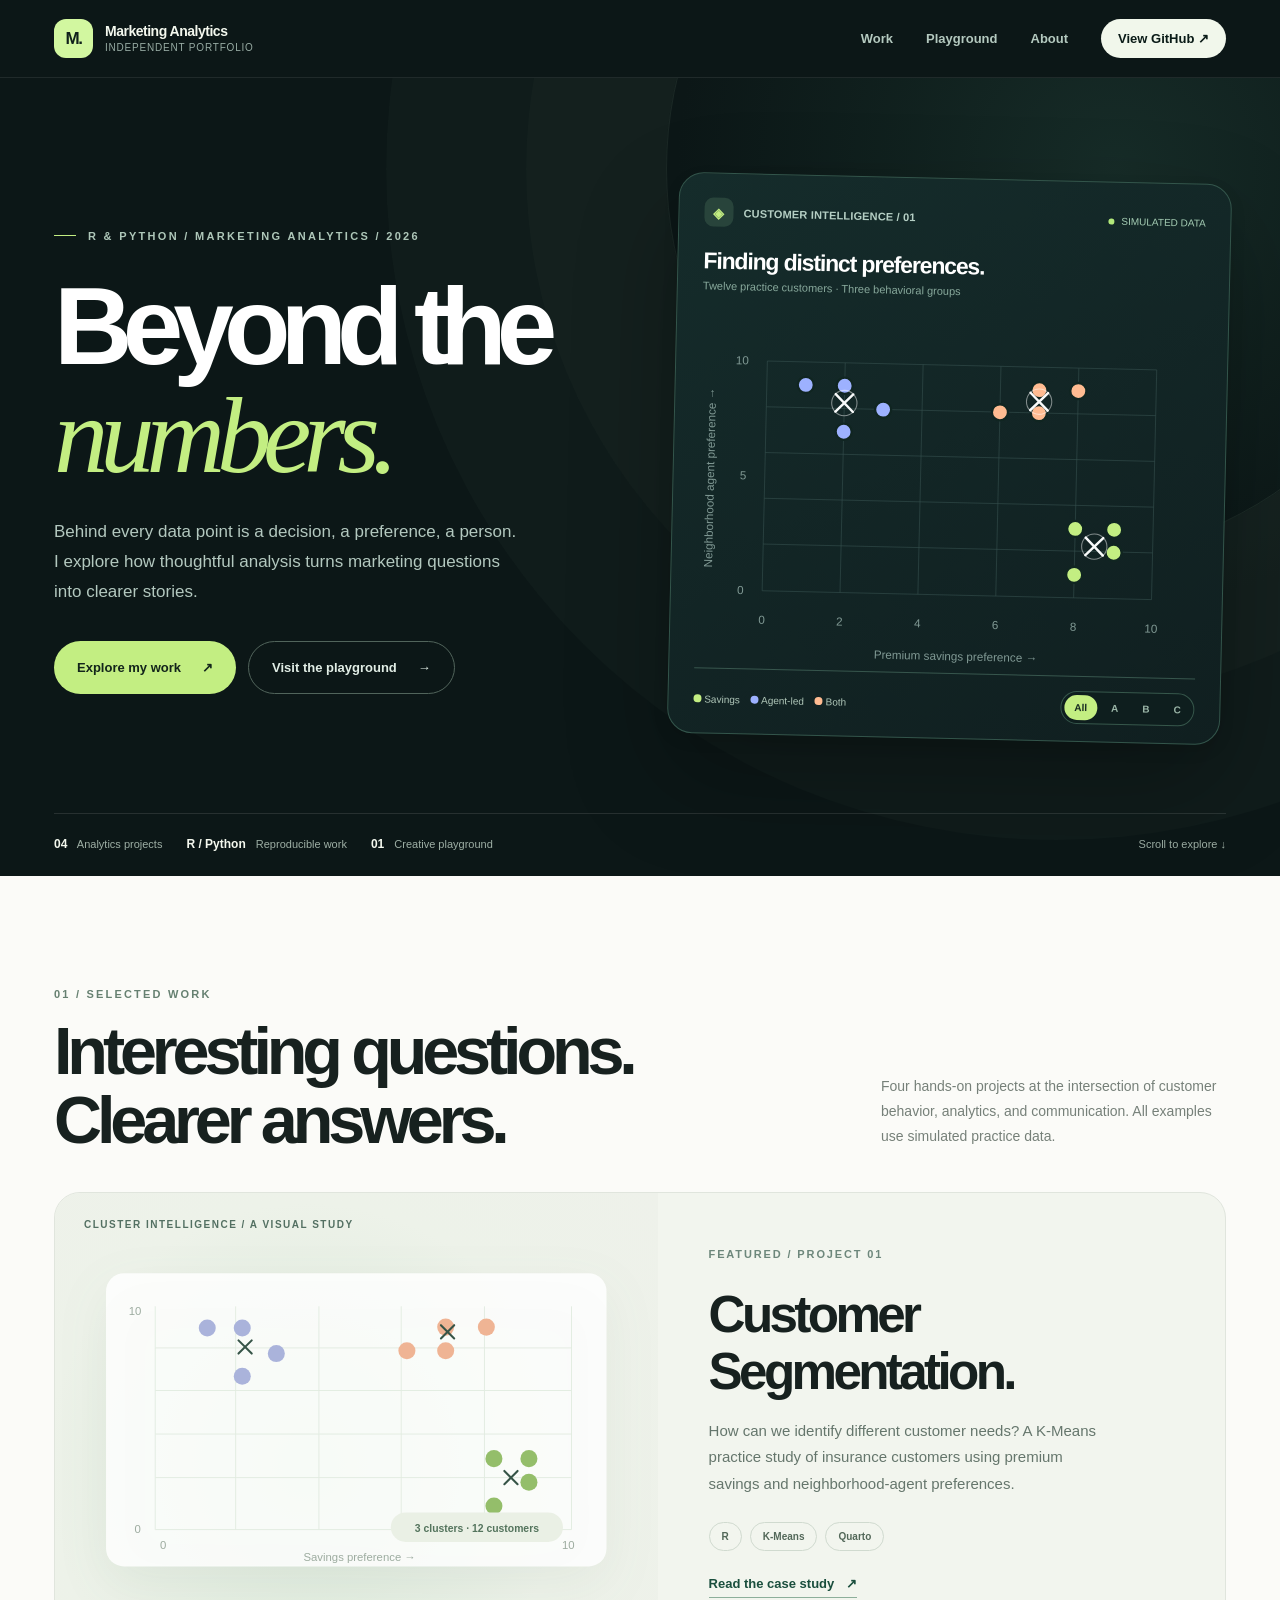
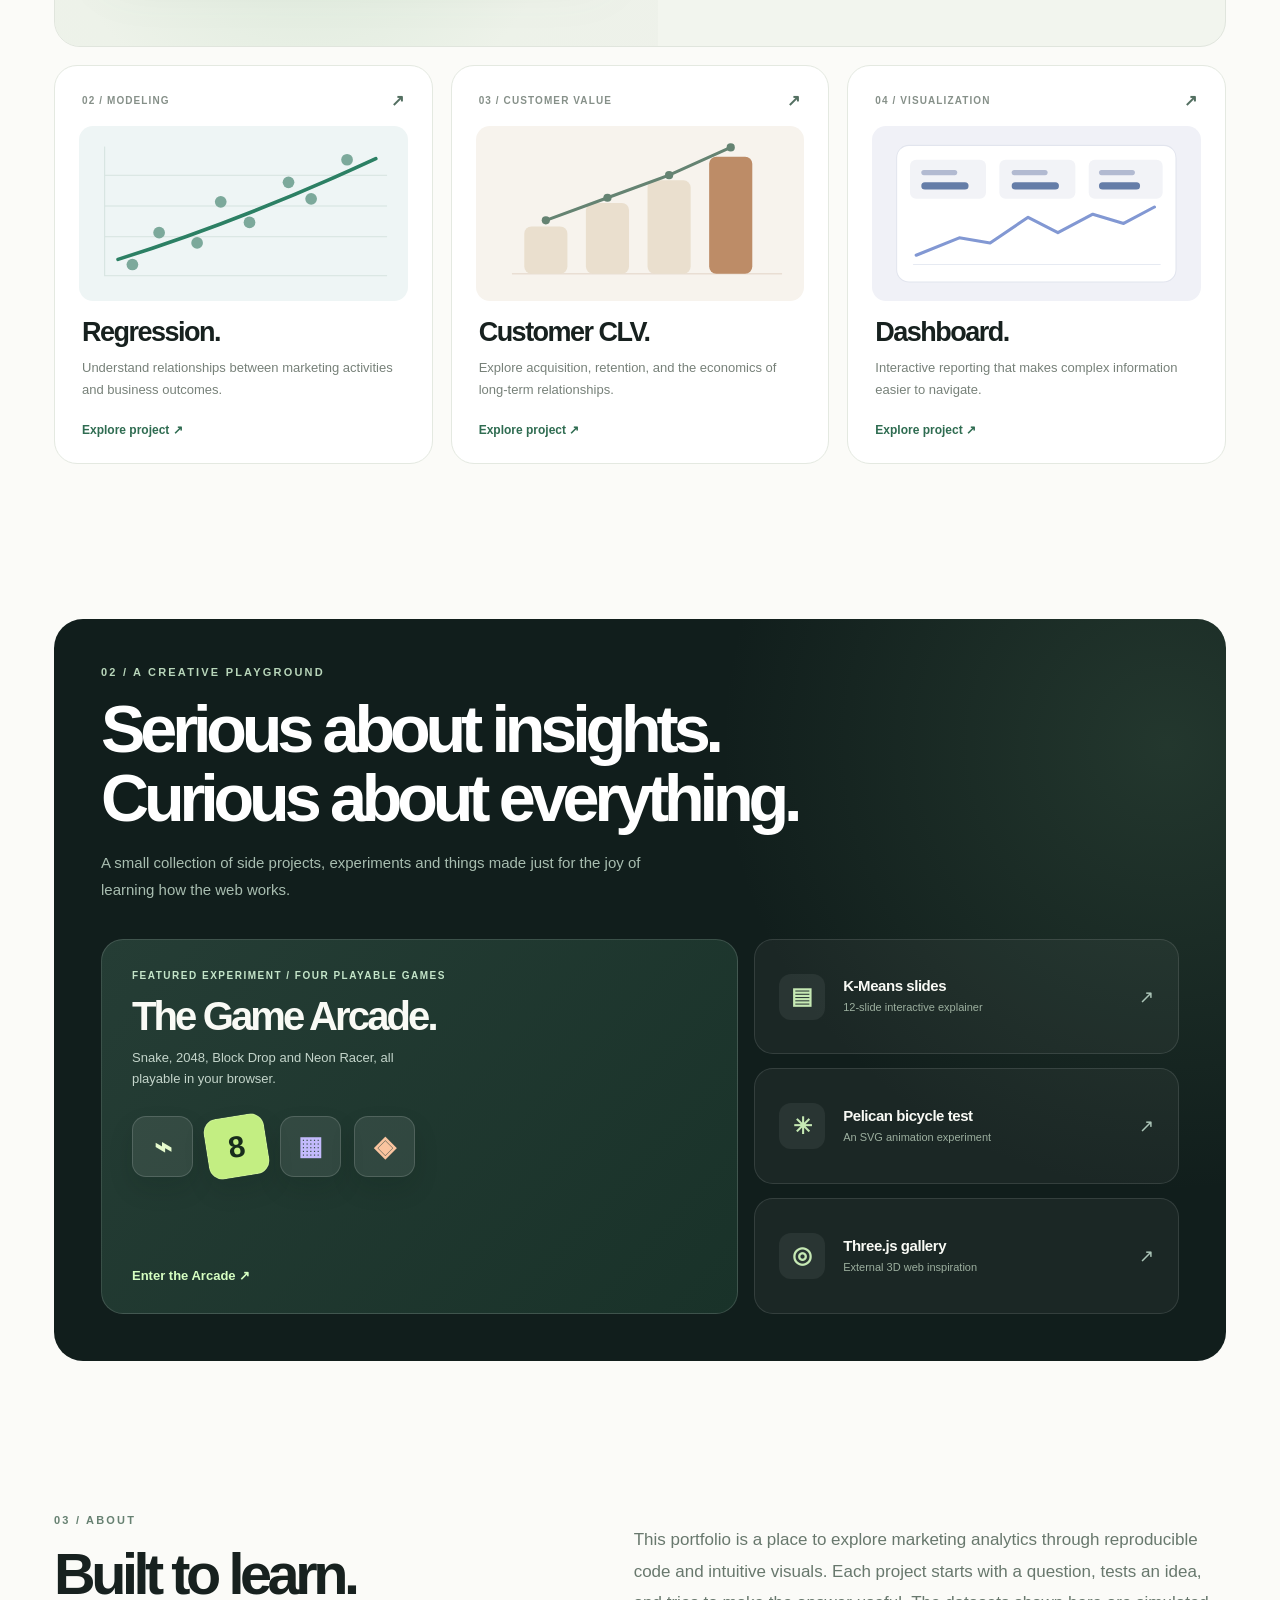
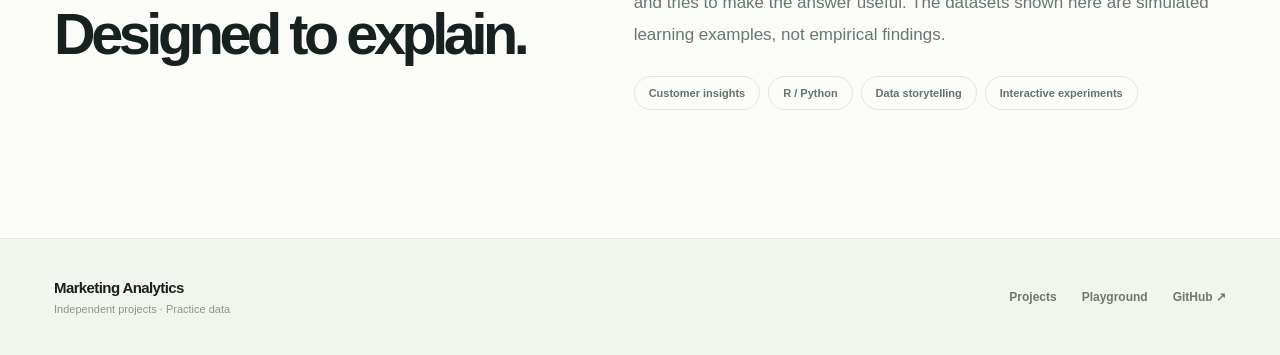
<file: index.html>
<!doctype html>
<html lang="en">
<head>
<meta charset="utf-8">
<meta name="viewport" content="width=device-width,initial-scale=1">
<meta name="theme-color" content="#0c1717">
<meta name="description" content="An independent marketing analytics portfolio showcasing reproducible R and Python projects, customer segmentation, regression, lifetime value and interactive web experiments.">
<title>Marketing Analytics — Beyond the Numbers</title>
<style>
:root{--forest:#0c1717;--forest2:#102321;--lime:#c3ee82;--ink:#17211f;--muted:#66716b;--border:#e4e9e1;--paper:#fbfbf8;--cloud:#f2f5ef;--white:#fff;--serif:Georgia,"Times New Roman",serif}
*{box-sizing:border-box}
html{scroll-behavior:smooth}
body{margin:0;background:var(--paper);color:var(--ink);font-family:-apple-system,BlinkMacSystemFont,"Segoe UI",Inter,Arial,sans-serif;-webkit-font-smoothing:antialiased;font-feature-settings:"ss01" on}
a{text-decoration:none;color:inherit}
button{font:inherit;cursor:pointer}
a:focus-visible,button:focus-visible{outline:3px solid #a1ccfa;outline-offset:4px;border-radius:8px}
::selection{background:#c9f0ae;color:#1c382d}
.wrap{width:min(1240px,calc(100% - 108px));margin-inline:auto}
/* Brand and navigation */
.nav{height:78px;background:var(--forest);border-bottom:1px solid #ffffff15;color:#f3f8ee;position:relative;z-index:10}
.nav-inner{height:100%;display:flex;align-items:center;justify-content:space-between;gap:24px}
.brand{display:flex;align-items:center;gap:12px;min-width:0}
.brand-logo{width:39px;height:39px;display:grid;place-items:center;background:#d2f7a0;color:#10211b;border-radius:12px;font-size:17px;font-weight:830;letter-spacing:-.08em}
.brand-text{font-weight:710;font-size:14px;line-height:1.18;letter-spacing:-.035em}.brand-text small{display:block;font-weight:490;color:#98aca4;font-size:10px;letter-spacing:.08em;text-transform:uppercase;margin-top:3px}
.nav-links{display:flex;align-items:center;gap:33px;font-size:13px;color:#b4c9bf;font-weight:620}
.nav-links a:hover{color:var(--lime)}
.nav-links a:last-child{display:inline-flex;align-items:center;gap:12px;background:#f1f7eb;color:#0a1b17;padding:12px 17px;border-radius:99px;font-weight:720;transition:transform .18s,background .18s}
.nav-links a:last-child:hover{background:var(--lime);transform:translateY(-1px)}
/* Hero */
.hero-shell{background:var(--forest);color:#fff;position:relative;overflow:hidden;isolation:isolate}
.hero-shell:before{content:"";position:absolute;width:900px;height:900px;border-radius:50%;left:52%;top:-360px;background:radial-gradient(circle,#2d584b52 0%,#152b2677 36%,transparent 69%);z-index:-1;pointer-events:none}
.hero-shell:after{content:"";position:absolute;width:780px;height:780px;left:52%;top:-300px;border:1px solid #a3c7a31a;border-radius:50%;box-shadow:0 0 0 140px #add6ad06,0 0 0 280px #add6ad05;z-index:-1;pointer-events:none}
.hero{padding:100px 0 74px;display:grid;grid-template-columns:1.01fr .99fr;align-items:center;gap:54px;min-height:660px}
.overline{font-size:11px;color:#aec7b9;font-weight:730;text-transform:uppercase;letter-spacing:.21em;display:inline-flex;align-items:center;gap:12px}
.overline:before{content:"";width:22px;height:1px;background:var(--lime)}
.hero h1{font-size:clamp(75px,8.5vw,128px);line-height:.99;letter-spacing:-.091em;font-weight:690;margin:31px 0 28px;max-width:675px}
.hero h1 .serif{font-family:var(--serif);font-weight:400;font-style:italic;letter-spacing:-.075em;color:var(--lime)}
.hero-lede{color:#b3c8bf;font-size:17px;line-height:1.77;max-width:465px;margin:0}
.hero-actions{display:flex;gap:12px;margin-top:34px;flex-wrap:wrap}
.btn{display:inline-flex;align-items:center;justify-content:center;min-height:53px;gap:21px;border-radius:100px;padding:15px 23px;font-size:13px;font-weight:750;transition:transform .2s,background .2s,box-shadow .2s}
.btn:hover{transform:translateY(-2px)}.btn-main{background:var(--lime);color:#13251b}.btn-main:hover{background:#defeab;box-shadow:0 9px 25px #d6fd8b22}.btn-ghost{border:1px solid #51645b;color:#e1ede5}.btn-ghost:hover{background:#ffffff0d}
.chart-float{width:100%;max-width:565px;margin-left:auto;border:1px solid #33554b;border-radius:25px;background:linear-gradient(153deg,#152c2b,#101f20);padding:24px 25px 14px;box-shadow:0 42px 100px #00000045,0 6px 16px #00000019;transform:rotate(1.3deg);transition:transform .35s}
.chart-float:hover{transform:rotate(0deg) translateY(-2px)}
.chart-window{display:flex;align-items:center;justify-content:space-between;gap:15px;margin-bottom:9px}
.window-left{display:flex;align-items:center;gap:10px;color:#b5cfc4;font-size:11px;font-weight:650;letter-spacing:.015em}
.window-icon{height:29px;width:29px;border-radius:9px;display:grid;place-items:center;background:#28443b;color:var(--lime);font-size:14px}
.window-live{font-size:10px;color:#a5cdb4;display:inline-flex;gap:7px;align-items:center}.window-live:before{content:"";width:6px;height:6px;background:#b2e87a;border-radius:50%}
.chart-heading{margin:23px 0 0;font-weight:730;font-size:23px;letter-spacing:-.05em}.chart-subtitle{font-size:11px;color:#88a99c;margin:6px 0 0}
.hero-chart{width:100%;display:block;height:auto;margin-top:2px}
.dot{stroke:#102521;stroke-width:2.4;transition:opacity .25s,filter .2s,r .2s;cursor:crosshair}.dot:hover,.dot:focus{filter:drop-shadow(0 0 8px #ffffff88);stroke:#ffffff;stroke-width:2.6}
.center-mark{pointer-events:none;transition:opacity .25s}.dot.muted,.center-mark.muted{opacity:.12}
.chart-foot{border-top:1px solid #37564d;display:flex;align-items:center;justify-content:space-between;gap:10px;padding:14px 0 3px;flex-wrap:wrap}
.chart-foot .legend{display:flex;align-items:center;gap:11px;font-size:10px;color:#b0c7b9}
.legend .legend-dot{width:8px;height:8px;border-radius:100%;background:var(--lime);display:inline-block}.legend .legend-dot.agents{background:#9db1ff}.legend .legend-dot.balanced{background:#ffbb91}
.segment-controls{display:flex;gap:4px;background:#0e1e1e;border:1px solid #36574b;border-radius:50px;padding:3px}
.segment-controls button{border:0;background:transparent;color:#9bb6a8;font-size:10px;font-weight:750;border-radius:40px;padding:7px 10px}
.segment-controls button[aria-pressed="true"]{color:#162a22;background:#c3ee82}
.hero-bottom{border-top:1px solid #ffffff1c;padding:23px 0 25px;display:flex;justify-content:space-between;gap:24px;align-items:center;font-size:11px;color:#9eafa5}
.hero-bottom .metadata{display:flex;gap:24px;align-items:center;flex-wrap:wrap}.hero-bottom b{color:#f4f8ee;font-size:12px;margin-right:7px;font-weight:740}
/* Shared sections */
.section{padding:112px 0 30px;scroll-margin-top:30px}
.section-kicker{font-size:11px;letter-spacing:.2em;font-weight:760;color:#668071;text-transform:uppercase;margin-bottom:17px}
.section-intro{display:flex;align-items:end;justify-content:space-between;gap:35px;margin-bottom:37px}
h2{font-size:clamp(41px,5.2vw,71px);letter-spacing:-.077em;line-height:1.04;font-weight:680;margin:0}
.section-intro p{max-width:345px;font-size:14px;color:#768079;line-height:1.8;margin:0 0 6px}
/* Featured case */
.case-feature{border:1px solid #e0e5dd;border-radius:26px;overflow:hidden;display:grid;grid-template-columns:1.03fr .97fr;background:#f2f5ee;min-height:420px}
.feature-visual{padding:34px;position:relative;overflow:hidden;display:grid;place-items:center;background:radial-gradient(circle at 42% 60%,#d9e8d8 0%,#edf2e9 59%,#eef1ea 100%)}
.visual-caption{position:absolute;top:26px;left:29px;color:#537062;font-size:10px;text-transform:uppercase;letter-spacing:.15em;font-weight:760}
.data-map{max-width:560px;width:100%;height:auto;filter:drop-shadow(0 17px 26px #43665012)}
.feature-details{padding:55px 51px 48px;display:flex;flex-direction:column;align-items:start}
.number{font-size:11px;letter-spacing:.17em;color:#6d877b;font-weight:760;text-transform:uppercase}
.feature-details h3{margin:27px 0 18px;font-size:clamp(37px,4vw,55px);font-weight:690;line-height:1.1;letter-spacing:-.071em}
.feature-details p{color:#65766c;font-size:15px;line-height:1.76;margin:0;max-width:388px}
.tags{margin:25px 0;display:flex;gap:8px;flex-wrap:wrap}.tags span{border:1px solid #d0dacf;padding:8px 12px;border-radius:50px;font-size:10px;font-weight:740;color:#536859}
.underlink{font-size:13px;font-weight:780;color:#1a4e3d;display:inline-flex;align-items:center;gap:12px;margin-top:auto;border-bottom:1px solid #8daf9a;padding-bottom:6px}.underlink:hover{color:#32745a}
/* Supporting work */
.work-grid{display:grid;grid-template-columns:repeat(3,minmax(0,1fr));gap:18px;margin-top:18px}
.work-card{background:#fff;border:1px solid var(--border);border-radius:23px;overflow:hidden;transition:transform .25s,box-shadow .25s}
.work-card:hover{transform:translateY(-4px);box-shadow:0 20px 50px #28352a12}
.work-card a{display:flex;flex-direction:column;padding:25px 27px 26px;min-height:385px;height:100%}
.card-top{display:flex;justify-content:space-between;align-items:center;color:#869089;font-size:10px;font-weight:760;letter-spacing:.11em;text-transform:uppercase}.card-top .small-arrow{font-size:16px;color:#536f61}
.card-art{height:175px;display:grid;place-items:center;margin:16px -3px 17px;border-radius:14px;overflow:hidden}
.card-art svg{display:block;width:100%;height:auto;max-height:168px}
.regression-art{background:#eef5f5}.clv-art{background:#f7f3ed}.dashboard-art{background:#f0f1f7}
.work-card h3{font-size:27px;letter-spacing:-.056em;line-height:1.1;margin:0 0 9px;font-weight:730}
.work-card p{font-size:13px;color:#778179;line-height:1.7;margin:0}.work-card .card-link{font-size:12px;color:#2f6c51;font-weight:760;margin-top:auto;padding-top:22px}
/* Playground */
.playground{padding-top:125px}
.playground-inner{background:#111e1c;color:#f9faf5;border-radius:29px;overflow:hidden;position:relative;isolation:isolate;padding:47px}
.playground-inner:before{position:absolute;content:"";inset:0;background:radial-gradient(circle at 95% 17%,#50765a49,transparent 35%);z-index:-1}
.playground .section-kicker{color:#b8d6ba}.playground-inner h2{max-width:800px;color:#fff}
.playground-desc{margin:17px 0 36px;max-width:570px;color:#a8bdb0;line-height:1.75;font-size:15px}
.play-grid{display:grid;grid-template-columns:1.2fr .8fr;gap:16px}
.arcade-spotlight{display:flex;min-height:375px;flex-direction:column;align-items:start;padding:30px;border:1px solid #ffffff24;border-radius:22px;background:linear-gradient(133deg,#253d35,#193229);position:relative;overflow:hidden;transition:transform .24s,border-color .24s}
.arcade-spotlight:hover{transform:translateY(-3px);border-color:#a2c7a46a}
.spotlight-label{color:#c4e5c9;text-transform:uppercase;font-size:10px;letter-spacing:.15em;font-weight:770}
.arcade-spotlight h3{font-size:40px;letter-spacing:-.072em;line-height:1.07;margin:14px 0 9px}
.arcade-spotlight p{font-size:13px;line-height:1.65;color:#c4d5cb;max-width:310px;margin:0}
.play-visual{display:flex;gap:13px;margin:26px 0 24px;align-items:center;position:relative;isolation:isolate}
.play-square{height:61px;width:61px;display:grid;place-items:center;border-radius:14px;background:#ffffff15;border:1px solid #ffffff26;color:#e5facd;box-shadow:0 12px 25px #05150e20;font-size:30px;font-weight:800}
.play-square:nth-child(2){background:#c3ee82;color:#182c1c;transform:rotate(-9deg)}.play-square:nth-child(3){font-size:26px;color:#c3bafc}.play-square:nth-child(4){font-size:28px;color:#fac49f}
.spotlight-cta{margin-top:auto;font-size:13px;color:#d6ffc2;font-weight:750}
.playlist{display:grid;grid-template-rows:repeat(3,minmax(0,1fr));gap:14px}
.playlist a{display:flex;align-items:center;gap:18px;padding:22px 24px;background:#ffffff0b;border:1px solid #ffffff1c;border-radius:19px;transition:background .2s,transform .2s}
.playlist a:hover{background:#ffffff16;transform:translateX(3px)}
.play-symbol{height:46px;width:46px;flex:0 0 46px;border-radius:12px;display:grid;place-items:center;background:#ffffff10;color:#c6e9b4;font-size:23px;font-weight:650}
.play-detail{min-width:0;flex:1}.play-detail b{display:block;font-size:15px;font-weight:750;letter-spacing:-.03em}.play-detail small{display:block;font-size:11px;color:#9caf9f;margin-top:6px;line-height:1.4}.playlist-arrow{font-size:18px;color:#abc4b7;flex:0 0 auto}
/* About and footer */
.about{display:grid;grid-template-columns:.9fr 1.1fr;gap:95px;padding:123px 0 128px;align-items:start;scroll-margin-top:35px}.about .section-kicker{margin-bottom:19px}.about h2{font-size:clamp(41px,4.5vw,60px)}
.about-copy{font-size:17px;line-height:1.87;color:#68786d;margin:10px 0 0;max-width:585px}.values{display:flex;flex-wrap:wrap;gap:8px;margin-top:25px}.values span{font-size:11px;font-weight:700;border:1px solid #dfe7db;color:#627568;border-radius:50px;padding:10px 14px}
.footer{border-top:1px solid var(--border);background:#f2f4ee}.footer-inner{min-height:116px;display:flex;align-items:center;justify-content:space-between;gap:20px}
.footer-name{font-size:15px;font-weight:750;letter-spacing:-.04em}.footer-name small{font-weight:460;letter-spacing:0;display:block;margin-top:7px;font-size:11px;color:#8b968c}.footer-links{display:flex;flex-wrap:wrap;align-items:center;gap:25px;color:#6b7a6c;font-size:12px;font-weight:710}.footer-links a:hover{color:#1d5d42}
/* Polished responsive behavior */
@media(max-width:1150px){.wrap{width:calc(100% - 72px)}.hero{gap:22px}.hero h1{font-size:clamp(70px,8vw,110px)}.chart-float{padding:19px 18px 11px}.feature-details{padding:46px 36px}.work-card a{padding:23px}}
@media(max-width:900px){.hero{grid-template-columns:1fr;gap:50px;padding:85px 0 65px}.hero h1{max-width:none}.chart-float{max-width:720px;margin:0 auto;transform:none}.chart-float:hover{transform:translateY(-2px)}.hero-bottom{flex-direction:column;align-items:start}.section{padding-top:95px}.case-feature{grid-template-columns:1fr}.feature-visual{min-height:370px}.feature-details{min-height:325px}.work-grid{grid-template-columns:1fr 1fr}.work-card:last-child{grid-column:span 2}.play-grid{grid-template-columns:1fr}.arcade-spotlight{min-height:345px}.playlist{grid-template-columns:repeat(3,1fr);grid-template-rows:none}.playlist a{padding:17px;gap:10px;flex-direction:column;align-items:start}.play-detail small{line-height:1.5}.playlist-arrow{display:none}.about{gap:55px}}
@media(max-width:640px){.wrap{width:calc(100% - 36px)}.nav{height:68px}.brand-logo{height:34px;width:34px;font-size:15px}.brand-text{font-size:12px}.brand-text small{font-size:8px}.nav-links{gap:15px;font-size:11px}.nav-links a[href="#about"],.nav-links a:last-child{display:none}.hero{padding:72px 0 55px;gap:44px;min-height:0}.hero h1{font-size:clamp(66px,13vw,89px);margin:26px 0 22px}.hero-lede{font-size:15px}.hero-actions{gap:10px;margin-top:25px}.btn{font-size:12px;padding:14px 18px;min-height:48px;gap:11px}.chart-float{border-radius:19px;padding:17px 12px 11px}.chart-window{padding:0 4px}.chart-heading{font-size:19px;margin-left:5px}.chart-subtitle{margin-left:5px}.hero-chart{margin-top:8px}.chart-foot{padding:11px 3px 0}.chart-foot .legend{gap:7px;font-size:9px}.segment-controls button{font-size:9px;padding:6px 8px}.hero-bottom{padding:22px 0;font-size:10px}.hero-bottom .metadata{gap:10px 18px}.section{padding:74px 0 0}.section-intro{display:block;margin-bottom:25px}.section-intro p{margin-top:17px;font-size:13px}.section-kicker{font-size:10px}h2{font-size:clamp(42px,9.3vw,57px)}.feature-visual{min-height:250px;padding:20px}.visual-caption{top:18px;left:19px}.feature-details{min-height:350px;padding:29px 26px 32px}.feature-details h3{font-size:41px}.feature-details p{font-size:13px}.work-grid{grid-template-columns:1fr;gap:12px;margin-top:12px}.work-card:last-child{grid-column:auto}.work-card a{min-height:335px;padding:24px}.card-art{height:155px}.work-card h3{font-size:25px}.playground{padding-top:86px}.playground-inner{padding:28px 19px;border-radius:24px}.playground-desc{font-size:13px}.arcade-spotlight{padding:24px;min-height:345px}.arcade-spotlight h3{font-size:34px}.play-square{height:52px;width:52px;font-size:25px}.play-visual{gap:8px}.playlist{grid-template-columns:1fr;gap:10px}.playlist a{flex-direction:row;align-items:center;min-height:86px;padding:15px}.playlist-arrow{display:block}.about{padding:90px 0 93px;grid-template-columns:1fr;gap:26px}.about h2{font-size:42px}.about-copy{font-size:15px;margin-top:0}.footer-inner{min-height:139px;align-items:start;justify-content:center;flex-direction:column;gap:18px}.footer-links{gap:17px}}
@media(prefers-reduced-motion:reduce){*,*::before,*::after{scroll-behavior:auto!important;animation:none!important;transition:none!important}}
</style>
</head>
<body>
<header class="nav"><div class="wrap nav-inner">
<a class="brand" href="./index.html" aria-label="Marketing Analytics home"><span class="brand-logo">M.</span><span class="brand-text">Marketing Analytics<small>Independent portfolio</small></span></a>
<nav class="nav-links" aria-label="Site navigation"><a href="#work">Work</a><a href="#playground">Playground</a><a href="#about">About</a><a href="https://github.com/djz1831915699-svg/marketing-analytics" target="_blank" rel="noopener noreferrer">View GitHub ↗</a></nav>
</div></header>
<div class="hero-shell">
<section class="wrap hero" aria-labelledby="main-title">
<div class="hero-content"><div class="overline">R &amp; Python / Marketing Analytics / 2026</div>
<h1 id="main-title">Beyond the<br><span class="serif">numbers.</span></h1>
<p class="hero-lede">Behind every data point is a decision, a preference, a person. I explore how thoughtful analysis turns marketing questions into clearer stories.</p>
<div class="hero-actions"><a class="btn btn-main" href="#work">Explore my work <span aria-hidden="true">↗</span></a><a class="btn btn-ghost" href="#playground">Visit the playground <span aria-hidden="true">→</span></a></div></div>
<div class="chart-float" aria-label="Interactive simulated customer cluster visualization">
<div class="chart-window"><div class="window-left"><span class="window-icon">◈</span> CUSTOMER INTELLIGENCE / 01</div><span class="window-live">SIMULATED DATA</span></div>
<h2 class="chart-heading">Finding distinct preferences.</h2><p class="chart-subtitle">Twelve practice customers · Three behavioral groups</p>
<svg class="hero-chart" viewBox="0 0 515 384" role="img" aria-label="A simulated customer segmentation plot, with premium savings preference on the horizontal axis and neighborhood-agent preference on the vertical axis. Three groups of four customers.">
  <g stroke="#35504e" stroke-opacity=".62" stroke-width="1"><path d="M68 68H468M68 115H468M68 162H468M68 209H468M68 256H468M68 304H468"/><path d="M68 68V304M148 68V304M228 68V304M308 68V304M388 68V304M468 68V304"/></g>
  <g fill="#809994" font-size="12" font-family="-apple-system,BlinkMacSystemFont,Arial,sans-serif"><text x="68" y="338" text-anchor="middle">0</text><text x="148" y="338" text-anchor="middle">2</text><text x="228" y="338" text-anchor="middle">4</text><text x="308" y="338" text-anchor="middle">6</text><text x="388" y="338" text-anchor="middle">8</text><text x="468" y="338" text-anchor="middle">10</text><text x="49" y="308.0" text-anchor="end">0</text><text x="49" y="190.0" text-anchor="end">5</text><text x="49" y="72.0" text-anchor="end">10</text>
    <text x="268" y="371" text-anchor="middle">Premium savings preference →</text>
    <text x="16" y="189" text-anchor="middle" transform="rotate(-90 16 189)">Neighborhood agent preference →</text>
  </g>
  <g><circle class="dot dot-savings" data-segment="savings" cx="428.0" cy="256.8" r="8.3" fill="#C3EE82" tabindex="0" aria-label="Savings customer: savings 9, agent 2"><title>Premium savings 9 / Neighborhood agents 2</title></circle>
<circle class="dot dot-savings" data-segment="savings" cx="388.0" cy="233.2" r="8.3" fill="#C3EE82" tabindex="0" aria-label="Savings customer: savings 8, agent 3"><title>Premium savings 8 / Neighborhood agents 3</title></circle>
<circle class="dot dot-savings" data-segment="savings" cx="428.0" cy="233.2" r="8.3" fill="#C3EE82" tabindex="0" aria-label="Savings customer: savings 9, agent 3"><title>Premium savings 9 / Neighborhood agents 3</title></circle>
<circle class="dot dot-savings" data-segment="savings" cx="388.0" cy="280.4" r="8.3" fill="#C3EE82" tabindex="0" aria-label="Savings customer: savings 8, agent 1"><title>Premium savings 8 / Neighborhood agents 1</title></circle>
<circle class="dot dot-agents" data-segment="agents" cx="148.0" cy="91.6" r="8.3" fill="#9DB1FF" tabindex="0" aria-label="Agents customer: savings 2, agent 9"><title>Premium savings 2 / Neighborhood agents 9</title></circle>
<circle class="dot dot-agents" data-segment="agents" cx="188.0" cy="115.2" r="8.3" fill="#9DB1FF" tabindex="0" aria-label="Agents customer: savings 3, agent 8"><title>Premium savings 3 / Neighborhood agents 8</title></circle>
<circle class="dot dot-agents" data-segment="agents" cx="108.0" cy="91.6" r="8.3" fill="#9DB1FF" tabindex="0" aria-label="Agents customer: savings 1, agent 9"><title>Premium savings 1 / Neighborhood agents 9</title></circle>
<circle class="dot dot-agents" data-segment="agents" cx="148.0" cy="138.8" r="8.3" fill="#9DB1FF" tabindex="0" aria-label="Agents customer: savings 2, agent 7"><title>Premium savings 2 / Neighborhood agents 7</title></circle>
<circle class="dot dot-balanced" data-segment="balanced" cx="348.0" cy="115.2" r="8.3" fill="#FFBB91" tabindex="0" aria-label="Balanced customer: savings 7, agent 8"><title>Premium savings 7 / Neighborhood agents 8</title></circle>
<circle class="dot dot-balanced" data-segment="balanced" cx="388.0" cy="91.6" r="8.3" fill="#FFBB91" tabindex="0" aria-label="Balanced customer: savings 8, agent 9"><title>Premium savings 8 / Neighborhood agents 9</title></circle>
<circle class="dot dot-balanced" data-segment="balanced" cx="308.0" cy="115.2" r="8.3" fill="#FFBB91" tabindex="0" aria-label="Balanced customer: savings 6, agent 8"><title>Premium savings 6 / Neighborhood agents 8</title></circle>
<circle class="dot dot-balanced" data-segment="balanced" cx="348.0" cy="91.6" r="8.3" fill="#FFBB91" tabindex="0" aria-label="Balanced customer: savings 7, agent 9"><title>Premium savings 7 / Neighborhood agents 9</title></circle>
<g class="center-mark" data-segment="savings" transform="translate(408.0 250.9)"><path d="M -9 -9 L 9 9 M -9 9 L 9 -9" stroke="#f8fafa" stroke-width="2.5" stroke-linecap="round"/><circle cx="0" cy="0" r="13" fill="none" stroke="#ffffff77" stroke-width="1.1"/></g>
<g class="center-mark" data-segment="agents" transform="translate(148.0 109.3)"><path d="M -9 -9 L 9 9 M -9 9 L 9 -9" stroke="#f8fafa" stroke-width="2.5" stroke-linecap="round"/><circle cx="0" cy="0" r="13" fill="none" stroke="#ffffff77" stroke-width="1.1"/></g>
<g class="center-mark" data-segment="balanced" transform="translate(348.0 103.4)"><path d="M -9 -9 L 9 9 M -9 9 L 9 -9" stroke="#f8fafa" stroke-width="2.5" stroke-linecap="round"/><circle cx="0" cy="0" r="13" fill="none" stroke="#ffffff77" stroke-width="1.1"/></g></g>
</svg>
<div class="chart-foot"><div class="legend"><span><i class="legend-dot"></i> Savings</span><span><i class="legend-dot agents"></i> Agent-led</span><span><i class="legend-dot balanced"></i> Both</span></div>
<div class="segment-controls" role="group" aria-label="Filter plotted customer segments"><button type="button" data-filter="all" aria-pressed="true">All</button><button type="button" data-filter="savings" aria-pressed="false">A</button><button type="button" data-filter="agents" aria-pressed="false">B</button><button type="button" data-filter="balanced" aria-pressed="false">C</button></div></div>
</div>
</section>
<div class="wrap hero-bottom"><div class="metadata"><span><b>04</b> Analytics projects</span><span><b>R / Python</b> Reproducible work</span><span><b>01</b> Creative playground</span></div><span>Scroll to explore ↓</span></div>
</div>
<main>
<section class="section wrap" id="work" aria-labelledby="work-title">
<div class="section-intro"><div><div class="section-kicker">01 / Selected work</div><h2 id="work-title">Interesting questions.<br>Clearer answers.</h2></div><p>Four hands-on projects at the intersection of customer behavior, analytics, and communication. All examples use simulated practice data.</p></div>
<article class="case-feature"><div class="feature-visual"><span class="visual-caption">CLUSTER INTELLIGENCE / A VISUAL STUDY</span><svg class="data-map" viewBox="0 0 565 340" role="img" aria-label="Illustrative scatterplot of three customer segments with three highlighted group centers">
<rect x="18" y="15" width="529" height="310" rx="19" fill="#ffffff" opacity=".83"/>
<g stroke="#e2ece1" stroke-width="1"><path d="M70 50V286H510" fill="none"/><path d="M70 94H510M70 139H510M70 185H510M70 231H510M155 50V286M243 50V286M330 50V286M418 50V286M510 50V286"/></g>
<g fill="#9cab9f" font-size="12" font-family="Arial, sans-serif"><text x="75" y="306">0</text><text x="500" y="306">10</text><text x="42" y="59">10</text><text x="48" y="290">0</text><text x="286" y="319" text-anchor="middle">Savings preference →</text></g>
<g fill="#94be6a"><circle cx="465" cy="236" r="9"/><circle cx="428" cy="211" r="9"/><circle cx="465" cy="211" r="9"/><circle cx="428" cy="261" r="9"/></g>
<g fill="#aab3db"><circle cx="162" cy="73" r="9"/><circle cx="198" cy="100" r="9"/><circle cx="125" cy="73" r="9"/><circle cx="162" cy="124" r="9"/></g>
<g fill="#efb494"><circle cx="377" cy="97" r="9"/><circle cx="420" cy="72" r="9"/><circle cx="336" cy="97" r="9"/><circle cx="377" cy="72" r="9"/></g>
<g stroke="#365447" stroke-width="2.2" stroke-linecap="round"><path d="M439 224l14 14m0-14l-14 14"/><path d="M158 86l14 14m0-14l-14 14"/><path d="M372 70l14 14m0-14l-14 14"/></g>
<rect x="319" y="268" width="182" height="31" rx="15.5" fill="#eaf0e5"/><text x="410" y="289" font-family="Arial,sans-serif" font-size="11" font-weight="700" fill="#54745d" text-anchor="middle">3 clusters · 12 customers</text>
</svg></div>
<div class="feature-details"><span class="number">Featured / Project 01</span><h3>Customer<br>Segmentation.</h3><p>How can we identify different customer needs? A K-Means practice study of insurance customers using premium savings and neighborhood-agent preferences.</p><div class="tags"><span>R</span><span>K-Means</span><span>Quarto</span></div><a class="underlink" href="./kmeans_customer_segmentation.html">Read the case study <span aria-hidden="true">↗</span></a></div></article>
<div class="work-grid">
<article class="work-card"><a href="./regression.html"><div class="card-top"><span>02 / Modeling</span><span class="small-arrow" aria-hidden="true">↗</span></div><div class="card-art regression-art"><svg viewBox="0 0 320 160" role="img" aria-label="Illustrative regression scatter chart with fitted line"><g stroke="#d5e3df" stroke-width="1"><path d="M25 15V141H300" fill="none"/><path d="M25 43H300M25 73H300M25 103H300"/></g><path d="M38 125Q159 87 289 27" fill="none" stroke="#2c8064" stroke-width="3.5" stroke-linecap="round"/><g fill="#7ca99b"><circle cx="52" cy="130" r="5.7"/><circle cx="78" cy="99" r="5.7"/><circle cx="115" cy="109" r="5.7"/><circle cx="138" cy="69" r="5.7"/><circle cx="166" cy="89" r="5.7"/><circle cx="204" cy="50" r="5.7"/><circle cx="226" cy="66" r="5.7"/><circle cx="261" cy="28" r="5.7"/></g></svg></div><h3>Regression.</h3><p>Understand relationships between marketing activities and business outcomes.</p><span class="card-link">Explore project ↗</span></a></article>
<article class="work-card"><a href="./customer_clv.html"><div class="card-top"><span>03 / Customer value</span><span class="small-arrow" aria-hidden="true">↗</span></div><div class="card-art clv-art"><svg viewBox="0 0 320 160" role="img" aria-label="Illustrative CLV bar chart"><path d="M35 139H298" stroke="#e9ded3" stroke-width="1.5"/><g fill="#eadfce"><rect x="47" y="93" width="42" height="46" rx="7"/><rect x="107" y="70" width="42" height="69" rx="7"/><rect x="167" y="48" width="42" height="91" rx="7"/></g><rect x="227" y="25" width="42" height="114" rx="7" fill="#bd8c67"/><path d="M68 87L128 65L188 43L248 16" fill="none" stroke="#658372" stroke-width="3" stroke-linecap="round"/><g fill="#658372"><circle cx="68" cy="87" r="4"/><circle cx="128" cy="65" r="4"/><circle cx="188" cy="43" r="4"/><circle cx="248" cy="16" r="4"/></g></svg></div><h3>Customer CLV.</h3><p>Explore acquisition, retention, and the economics of long-term relationships.</p><span class="card-link">Explore project ↗</span></a></article>
<article class="work-card"><a href="./dashboard.html"><div class="card-top"><span>04 / Visualization</span><span class="small-arrow" aria-hidden="true">↗</span></div><div class="card-art dashboard-art"><svg viewBox="0 0 320 160" role="img" aria-label="Illustrative analytics dashboard with metrics and a trend chart"><rect x="24" y="14" width="272" height="133" rx="12" fill="#fff" stroke="#e2e5ee"/><g fill="#f2f3f7"><rect x="37" y="28" width="74" height="38" rx="6"/><rect x="124" y="28" width="74" height="38" rx="6"/><rect x="211" y="28" width="72" height="38" rx="6"/></g><g fill="#b2bad1"><rect x="48" y="38" width="35" height="5" rx="2.5"/><rect x="136" y="38" width="35" height="5" rx="2.5"/><rect x="221" y="38" width="35" height="5" rx="2.5"/></g><g fill="#657da8"><rect x="48" y="50" width="46" height="7" rx="3.5"/><rect x="136" y="50" width="46" height="7" rx="3.5"/><rect x="221" y="50" width="40" height="7" rx="3.5"/></g><path d="M40 130H281" stroke="#e6eaf2"/><path d="M43 121L85 104L115 109L152 84L181 99L215 81L245 90L275 74" fill="none" stroke="#8298d3" stroke-width="3" stroke-linejoin="round" stroke-linecap="round"/></svg></div><h3>Dashboard.</h3><p>Interactive reporting that makes complex information easier to navigate.</p><span class="card-link">Explore project ↗</span></a></article>
</div>
</section>
<section class="section playground wrap" id="playground" aria-labelledby="play-title"><div class="playground-inner">
<div class="section-kicker">02 / A creative playground</div><h2 id="play-title">Serious about insights.<br>Curious about everything.</h2><p class="playground-desc">A small collection of side projects, experiments and things made just for the joy of learning how the web works.</p>
<div class="play-grid"><a class="arcade-spotlight" href="./arcade.html"><span class="spotlight-label">Featured experiment / Four playable games</span><h3>The Game Arcade.</h3><p>Snake, 2048, Block Drop and Neon Racer, all playable in your browser.</p><div class="play-visual" aria-hidden="true"><span class="play-square">⌁</span><span class="play-square">8</span><span class="play-square">▦</span><span class="play-square">◈</span></div><span class="spotlight-cta">Enter the Arcade ↗</span></a>
<div class="playlist">
<a href="./kmeans_presentation.html"><span class="play-symbol" aria-hidden="true">▤</span><span class="play-detail"><b>K-Means slides</b><small>12-slide interactive explainer</small></span><span class="playlist-arrow" aria-hidden="true">↗</span></a>
<a href="./pelican_test.html"><span class="play-symbol" aria-hidden="true">✳</span><span class="play-detail"><b>Pelican bicycle test</b><small>An SVG animation experiment</small></span><span class="playlist-arrow" aria-hidden="true">↗</span></a>
<a href="https://threejs.org/examples/" target="_blank" rel="noopener noreferrer"><span class="play-symbol" aria-hidden="true">◎</span><span class="play-detail"><b>Three.js gallery</b><small>External 3D web inspiration</small></span><span class="playlist-arrow" aria-hidden="true">↗</span></a>
</div></div></div></section>
<section class="about wrap" id="about" aria-labelledby="about-title"><div><div class="section-kicker">03 / About</div><h2 id="about-title">Built to learn.<br>Designed to explain.</h2></div><div><p class="about-copy">This portfolio is a place to explore marketing analytics through reproducible code and intuitive visuals. Each project starts with a question, tests an idea, and tries to make the answer useful. The datasets shown here are simulated learning examples, not empirical findings.</p><div class="values"><span>Customer insights</span><span>R / Python</span><span>Data storytelling</span><span>Interactive experiments</span></div></div></section>
</main>
<footer class="footer"><div class="wrap footer-inner"><div class="footer-name">Marketing Analytics <small>Independent projects · Practice data</small></div><div class="footer-links"><a href="#work">Projects</a><a href="#playground">Playground</a><a href="https://github.com/djz1831915699-svg/marketing-analytics" target="_blank" rel="noopener noreferrer">GitHub ↗</a></div></div></footer>
<script>
(function(){
  const buttons=[...document.querySelectorAll('.segment-controls button')];
  const dots=[...document.querySelectorAll('.dot,.center-mark')];
  buttons.forEach(button=>button.addEventListener('click',()=>{
    const filter=button.dataset.filter;
    buttons.forEach(x=>x.setAttribute('aria-pressed',String(x===button)));
    dots.forEach(dot=>dot.classList.toggle('muted',filter!=='all'&&dot.dataset.segment!==filter));
  }));
})();
</script>
</body>
</html>
</file>
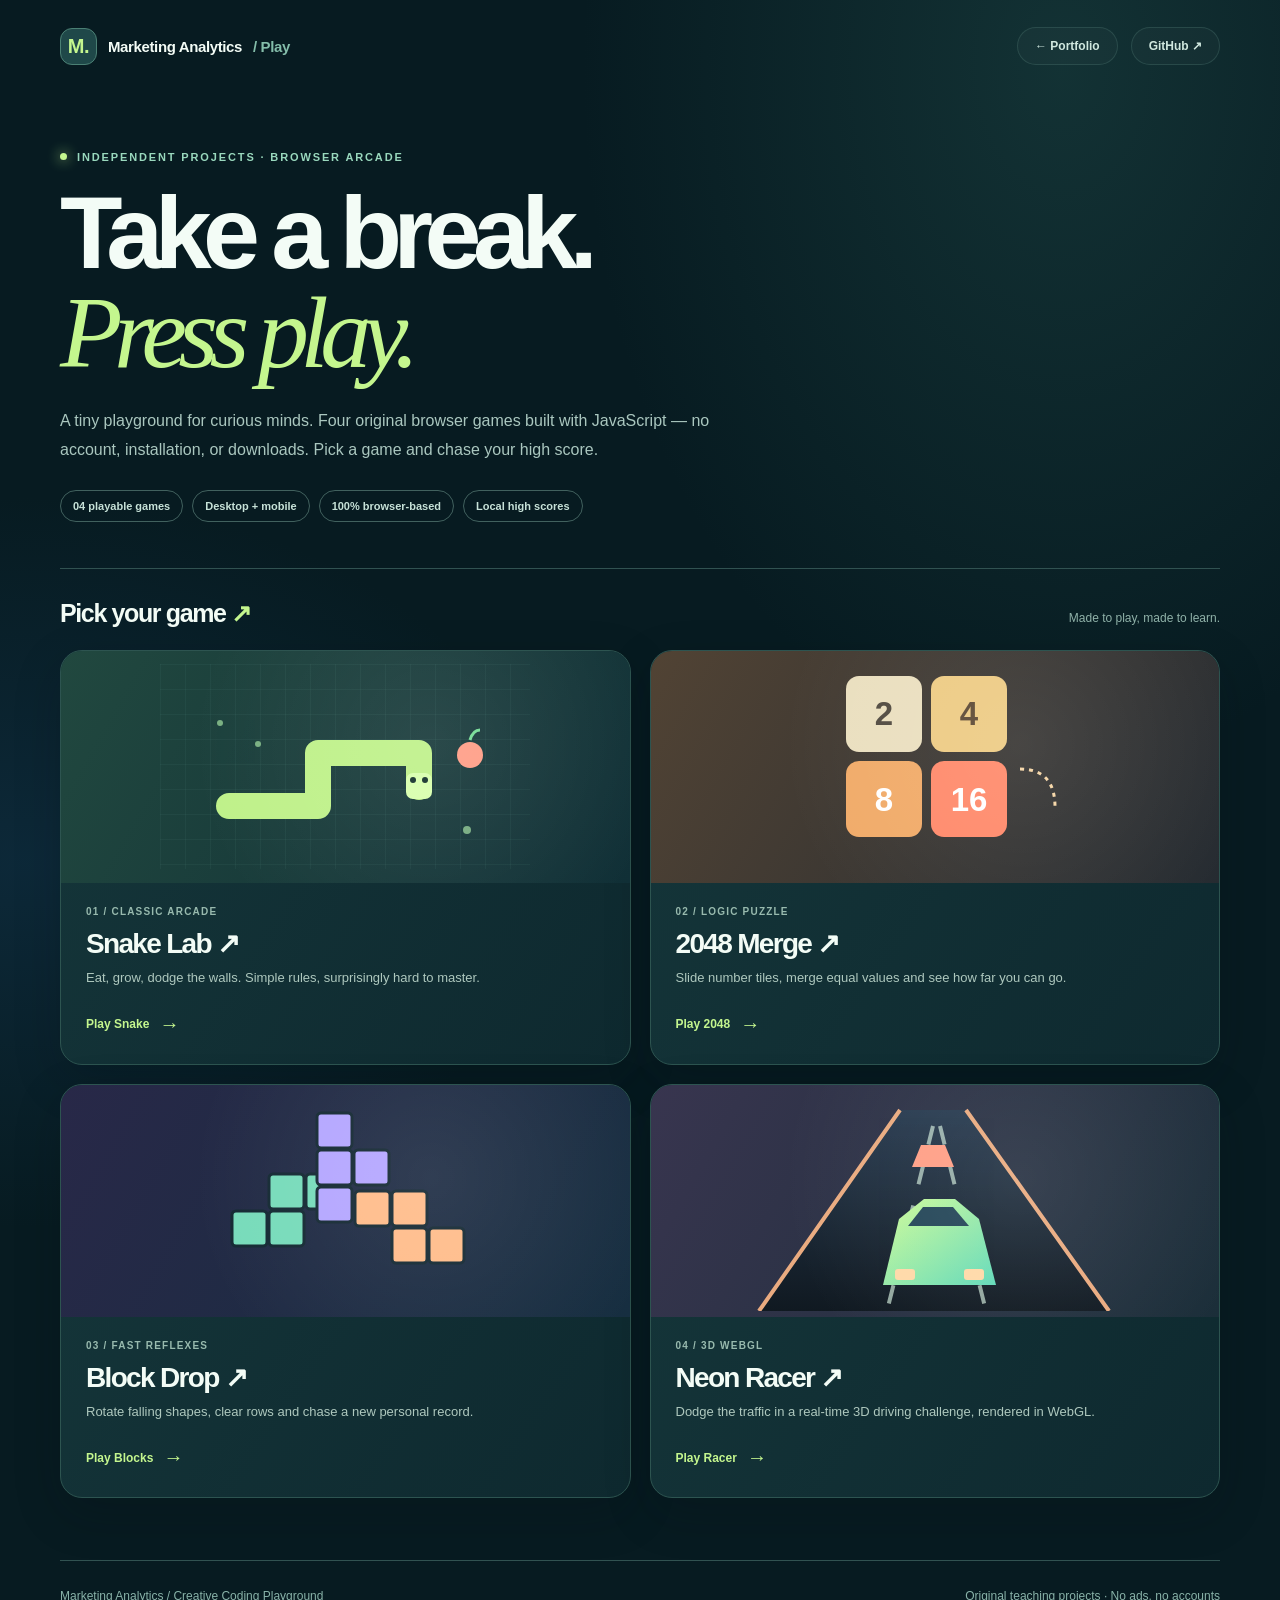
<file: arcade.html>
<!doctype html><html lang="en"><head><meta charset="utf-8"><meta name="viewport" content="width=device-width,initial-scale=1"><meta name="description" content="Play four original browser games: Snake, 2048, Tetris and 3D Racer."><title>Arcade — Marketing Analytics</title><link rel="stylesheet" href="./arcade.css"></head><body><div class="shell"><header class="navbar"><a class="logo" href="./index.html"><span class="logo-icon">M.</span> Marketing Analytics <span class="logo-section" style="color:#84bdaa">/ Play</span></a><nav class="links"><a class="nav-link" href="./index.html">← Portfolio</a><a class="nav-link" href="https://github.com/djz1831915699-svg/marketing-analytics" target="_blank" rel="noopener">GitHub ↗</a></nav></header><section class="hero"><div class="kicker">Independent projects · Browser arcade</div><h1>Take a break.<br><em>Press play.</em></h1><p class="intro">A tiny playground for curious minds. Four original browser games built with JavaScript — no account, installation, or downloads. Pick a game and chase your high score.</p><div class="tagline"><span>04 playable games</span><span>Desktop + mobile</span><span>100% browser-based</span><span>Local high scores</span></div></section><div class="section-head"><h2>Pick your game <span style="color:var(--mint)">↗</span></h2><p>Made to play, made to learn.</p></div><main class="grid">
<a class="tile snake" href="./snake_game.html"><div class="preview"><svg width="370" height="205" viewBox="0 0 370 205" aria-hidden="true"><defs><pattern id="grid-s" width="25" height="25" patternUnits="userSpaceOnUse"><path d="M 25 0 L 0 0 0 25" fill="none" stroke="#5e9687" stroke-opacity=".17"/></pattern></defs><rect x="0" y="0" width="370" height="205" fill="url(#grid-s)"/><path d="M 69 142 H 158 V 89 H 259 V 123" stroke="#bff18a" stroke-width="26" stroke-linecap="round" stroke-linejoin="round" fill="none"/><rect x="246" y="109" width="26" height="26" rx="7" fill="#d8ffad"/><circle cx="253" cy="116" r="3" fill="#13312b"/><circle cx="265" cy="116" r="3" fill="#13312b"/><circle cx="310" cy="91" r="13" fill="#ff9e87"/><path d="M310 76q3-10 10-10" stroke="#74dc95" stroke-width="3" fill="none"/><g fill="#a1de9f" opacity=".7"><circle cx="60" cy="59" r="3"/><circle cx="307" cy="166" r="4"/><circle cx="98" cy="80" r="3"/></g></svg></div><div class="info"><div class="no">01 / Classic arcade</div><h3>Snake Lab <span aria-hidden="true">↗</span></h3><p>Eat, grow, dodge the walls. Simple rules, surprisingly hard to master.</p><div class="action">Play Snake <span>→</span></div></div></a>
<a class="tile merge" href="./game_2048.html"><div class="preview"><svg width="320" height="206" viewBox="0 0 320 206" aria-hidden="true"><g font-family="Arial,sans-serif" font-size="33" text-anchor="middle" font-weight="900"><rect x="71" y="12" width="76" height="76" rx="13" fill="#eadfbf"/><text x="109" y="61" fill="#524b41">2</text><rect x="156" y="12" width="76" height="76" rx="13" fill="#edcb84"/><text x="194" y="61" fill="#5d4a35">4</text><rect x="71" y="97" width="76" height="76" rx="13" fill="#f1ab69"/><text x="109" y="147" fill="#fff">8</text><rect x="156" y="97" width="76" height="76" rx="13" fill="#ff8a6b"/><text x="194" y="147" fill="#fff">16</text></g><path d="M245 105q35 0 35 38" stroke="#f5d5a5" stroke-width="3" fill="none" stroke-dasharray="4 5"/></svg></div><div class="info"><div class="no">02 / Logic puzzle</div><h3>2048 Merge <span aria-hidden="true">↗</span></h3><p>Slide number tiles, merge equal values and see how far you can go.</p><div class="action">Play 2048 <span>→</span></div></div></a>
<a class="tile tetris" href="./game_tetris.html"><div class="preview"><svg width="310" height="207" viewBox="0 0 310 207" aria-hidden="true"><g stroke="#142933" stroke-width="3"><g fill="#77dbba"><rect x="42" y="114" width="35" height="35" rx="4"/><rect x="79" y="114" width="35" height="35" rx="4"/><rect x="79" y="77" width="35" height="35" rx="4"/><rect x="116" y="77" width="35" height="35" rx="4"/></g><g fill="#ffbc8a"><rect x="165" y="94" width="35" height="35" rx="4"/><rect x="202" y="94" width="35" height="35" rx="4"/><rect x="202" y="131" width="35" height="35" rx="4"/><rect x="239" y="131" width="35" height="35" rx="4"/></g><g fill="#b4a6ff"><rect x="127" y="16" width="35" height="35" rx="4"/><rect x="127" y="53" width="35" height="35" rx="4"/><rect x="127" y="90" width="35" height="35" rx="4"/><rect x="164" y="53" width="35" height="35" rx="4"/></g></g></svg></div><div class="info"><div class="no">03 / Fast reflexes</div><h3>Block Drop <span aria-hidden="true">↗</span></h3><p>Rotate falling shapes, clear rows and chase a new personal record.</p><div class="action">Play Blocks <span>→</span></div></div></a>
<a class="tile racer" href="./game_racer.html"><div class="preview"><svg width="390" height="220" viewBox="0 0 390 220" aria-hidden="true"><defs><linearGradient id="road" x1="0" y1="0" x2="0" y2="1"><stop stop-color="#283b50"/><stop offset="1" stop-color="#101921"/></linearGradient><linearGradient id="car" x1="0" y1="0" x2="1" y2="1"><stop stop-color="#d0fb97"/><stop offset="1" stop-color="#60d9b9"/></linearGradient></defs><path d="M160 19 H226 L369 220 H19Z" fill="url(#road)"/><path d="M160 19L19 220M226 19L369 220" stroke="#eaab80" stroke-width="4"/><path d="M193 35L147 220M200 35L246 220" stroke="#d8f2e1" stroke-width="4" stroke-dasharray="19 22" opacity=".65"/><path d="M159 128L184 108L215 108L239 128L256 194L143 194Z" fill="url(#car)"/><path d="M183 116L213 116L229 135L168 135Z" fill="#244658"/><rect x="155" y="178" width="20" height="11" rx="3" fill="#ffd9a8"/><rect x="224" y="178" width="20" height="11" rx="3" fill="#ffd9a8"/><path d="M181 54h24l9 22h-42Z" fill="#ff9f86"/></svg></div><div class="info"><div class="no">04 / 3D WebGL</div><h3>Neon Racer <span aria-hidden="true">↗</span></h3><p>Dodge the traffic in a real-time 3D driving challenge, rendered in WebGL.</p><div class="action">Play Racer <span>→</span></div></div></a>
</main><footer class="footer"><span>Marketing Analytics / Creative Coding Playground</span><span>Original teaching projects · No ads, no accounts</span></footer></div></body></html>
</file>
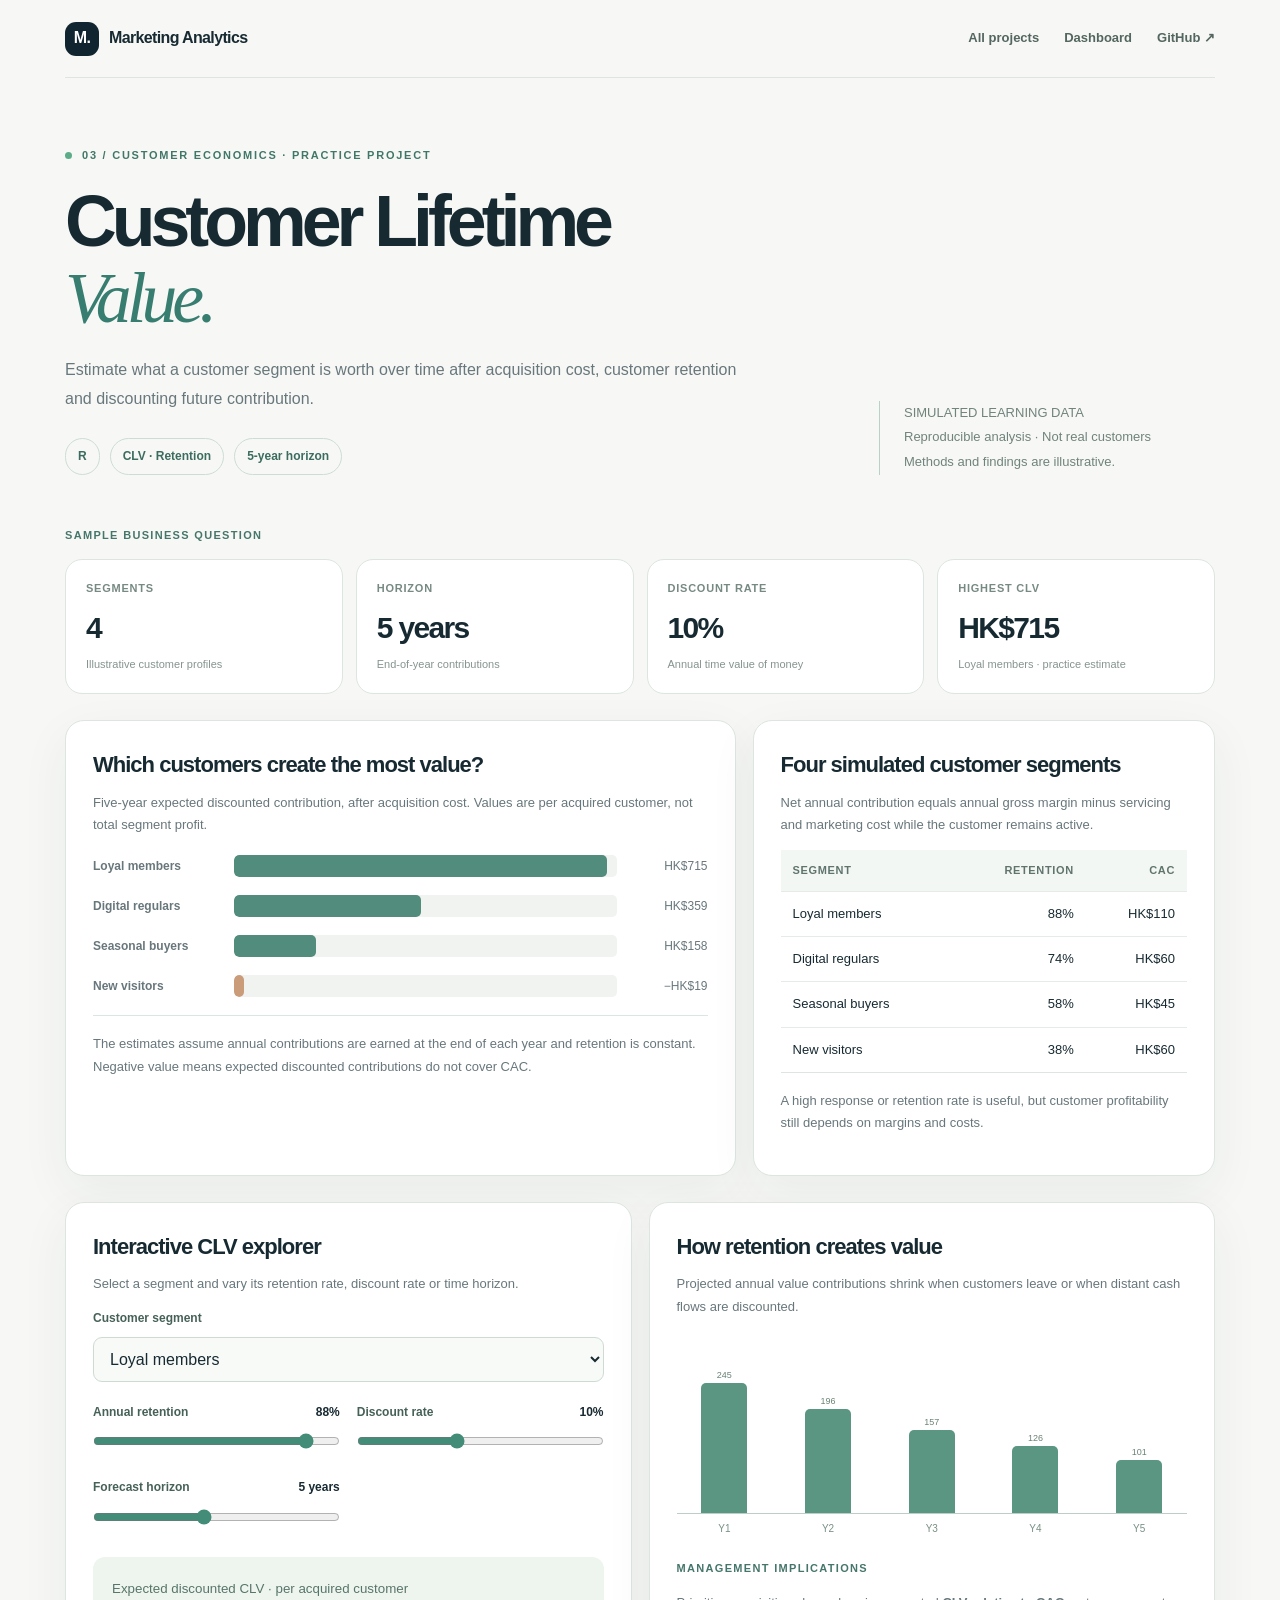
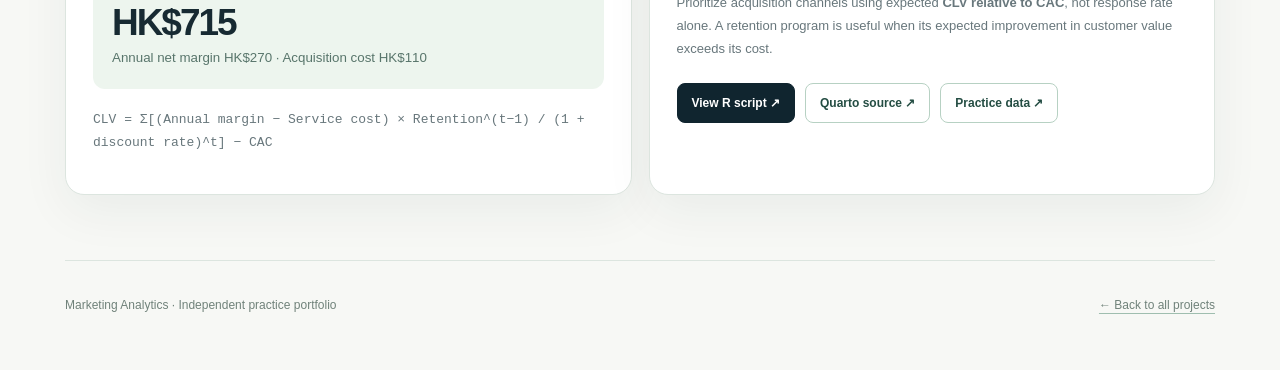
<file: customer_clv.html>
<!doctype html><html lang="en"><head><meta charset="utf-8"><meta name="viewport" content="width=device-width,initial-scale=1"><meta name="theme-color" content="#f7f8f5"><meta name="description" content="Estimate what a customer segment is worth over time after acquisition cost, customer retention and discounting future contribution."><title>Customer Lifetime Value | Marketing Analytics</title><style>
:root{--bg:#f7f8f5;--ink:#172a32;--muted:#68777c;--line:#dce5df;--mint:#d9eadd;--green:#276659;--dark:#10252f;--white:#fff;--amber:#cf9a63;--blue:#7497ba;--shadow:0 16px 50px rgba(24,48,43,.06)}
*{box-sizing:border-box}html{scroll-behavior:smooth}body{background:var(--bg);color:var(--ink);font-family:-apple-system,BlinkMacSystemFont,'Segoe UI',Inter,Arial,sans-serif;margin:0;line-height:1.55;-webkit-font-smoothing:antialiased}
a{color:inherit;text-decoration:none}button,select,input{font:inherit}a:focus-visible,button:focus-visible,select:focus-visible,input:focus-visible{outline:3px solid #8fcfb2;outline-offset:3px}
.shell{width:min(1150px,calc(100% - 64px));margin:auto}.topbar{height:78px;display:flex;align-items:center;justify-content:space-between;border-bottom:1px solid var(--line)}.brand{font-weight:750;display:flex;align-items:center;gap:10px;letter-spacing:-.04em}.mark{width:34px;height:34px;display:grid;place-items:center;background:var(--dark);color:white;border-radius:11px}.nav{display:flex;gap:25px;color:#546660;font-weight:650;font-size:13px}.nav a:hover,.back:hover{color:var(--green)}
.eyebrow{font-size:11px;letter-spacing:.16em;font-weight:750;text-transform:uppercase;color:#407769}.eyebrow:before{display:inline-block;content:'';width:7px;height:7px;border-radius:50%;background:#5cac88;margin-right:10px}
.hero{padding:69px 0 52px;display:grid;grid-template-columns:1.4fr .6fr;gap:30px;align-items:end}.hero h1{font-size:clamp(46px,5.6vw,72px);line-height:1.06;letter-spacing:-.07em;font-weight:720;margin:19px 0}.serif{font-family:Georgia,serif;font-style:italic;font-weight:400;color:#377d70}.hero p{max-width:680px;color:var(--muted);font-size:16px;line-height:1.82;margin:0}.side-note{border-left:1px solid #b6d3c5;padding-left:24px;color:#70837c;font-size:13px;line-height:1.9}
.links{display:flex;flex-wrap:wrap;gap:10px;margin:25px 0 0}.chip{padding:8px 12px;font-weight:680;font-size:12px;border:1px solid #ccddd4;border-radius:80px;color:#3c6c60}.chip.dark{background:var(--dark);color:#e0f2e5;border-color:var(--dark)}
.panel{border:1px solid var(--line);border-radius:19px;background:var(--white);padding:27px;box-shadow:var(--shadow)}.panel h2{font-size:22px;letter-spacing:-.045em;margin:0 0 9px}.panel p{color:var(--muted);font-size:13px;margin:0 0 13px;line-height:1.75}.section{margin:26px 0}.section-label{font-weight:740;text-transform:uppercase;letter-spacing:.12em;font-size:11px;color:#46766b;margin-bottom:15px}
.metrics{display:grid;grid-template-columns:repeat(4,minmax(0,1fr));gap:13px}.metric{border:1px solid var(--line);border-radius:17px;padding:20px;background:white;min-width:0}.metric .label{font-size:11px;font-weight:740;text-transform:uppercase;letter-spacing:.07em;color:#778983}.metric .value{font-size:30px;font-weight:740;letter-spacing:-.055em;margin-top:8px;font-variant-numeric:tabular-nums}.metric .sub{font-size:11px;color:#86948f;margin-top:5px}
.grid2{display:grid;grid-template-columns:1.45fr 1fr;gap:17px}.grid2.equal{grid-template-columns:1fr 1fr}.plot{display:block;width:100%;height:auto;overflow:visible}.plot .gridline{stroke:#e8ede8;stroke-width:1}.plot .axis{stroke:#a7b6ae}.plot .axis-label{font-size:11px;fill:#72837b}.plot .dot{opacity:.81}.plot .dot:hover{stroke:#142a31;stroke-width:2;opacity:1}.legend{display:flex;gap:15px;flex-wrap:wrap;margin-top:7px;font-size:12px;color:#61736f}.key{height:8px;width:8px;display:inline-block;border-radius:50%;margin-right:6px}
.controls{display:grid;grid-template-columns:1fr 1fr;gap:17px}.ctrl label{display:flex;align-items:center;justify-content:space-between;font-size:12px;font-weight:740;color:#466158}.ctrl output{font-variant-numeric:tabular-nums;color:var(--ink);font-weight:750}.ctrl input[type=range]{width:100%;accent-color:#438c78;margin:12px 0}.ctrl select{width:100%;margin-top:9px;padding:12px;background:#f8faf8;color:var(--ink);border:1px solid #cedbd2;border-radius:9px}.readout{background:#edf5ee;border-radius:12px;padding:19px;margin:20px 0}.readout .result{font-size:37px;font-weight:760;letter-spacing:-.055em;line-height:1.2}.readout small{color:#58756b}.formula{font-family:ui-monospace,SFMono-Regular,Menlo,monospace;color:#2a5d50;font-size:12px;line-height:1.8;overflow-wrap:anywhere}.small{font-size:12px;color:var(--muted);line-height:1.75}
.table-wrap{overflow:auto}table{border-collapse:collapse;width:100%;font-size:13px}th{text-align:left;color:#60746d;font-size:11px;text-transform:uppercase;letter-spacing:.06em;background:#f3f7f4}td,th{padding:12px;border-bottom:1px solid #e5ebe6}td.num,th.num{text-align:right;font-variant-numeric:tabular-nums}tr:last-child td{border-bottom:0}.point{font-weight:730;color:#317b68}
.actions{display:flex;flex-wrap:wrap;gap:10px;margin-top:22px}.btn{display:inline-flex;align-items:center;justify-content:center;min-height:40px;background:var(--dark);color:white;border:1px solid var(--dark);border-radius:8px;padding:10px 14px;font-size:12px;font-weight:740;cursor:pointer}.btn.secondary{background:white;color:#244d43;border-color:#b7d1c3}.btn:hover{filter:brightness(1.10)}
.note{margin-top:21px;border-top:1px solid var(--line);padding-top:17px;font-size:12px;color:#6d7e77;line-height:1.8}.foot{border-top:1px solid var(--line);margin-top:65px;padding:35px 0 55px;display:flex;justify-content:space-between;gap:20px;font-size:12px;color:#70827a}.foot a{text-decoration:underline;text-decoration-color:#9fbeaf;text-underline-offset:4px}.filterrow{display:flex;align-items:end;gap:15px;flex-wrap:wrap}.filterrow .ctrl{min-width:170px;flex:1}
.bar-label{font-size:11px;fill:#567065}.cluster-heading{font-size:15px;font-weight:730}.theme-note{color:#2f715e}.lozenge{font-size:10px;background:#e8f3ec;border-radius:100px;padding:5px 8px;color:#4b816f;font-weight:740}
@media(max-width:850px){.hero{grid-template-columns:1fr}.side-note{border-left:0;border-top:1px solid #b6d3c5;padding:15px 0 0}.metrics{grid-template-columns:repeat(2,1fr)}.grid2,.grid2.equal{grid-template-columns:1fr}}
@media(max-width:560px){.shell{width:calc(100% - 36px)}.topbar{height:72px}.nav{gap:11px;font-size:11px}.brand{font-size:13px}.hero{padding:42px 0 29px}.hero h1{font-size:47px}.hero p{font-size:14px}.panel{padding:19px;border-radius:15px}.metric{padding:15px}.metric .value{font-size:21px;overflow-wrap:anywhere}.controls{grid-template-columns:1fr}.filterrow .ctrl{min-width:130px}.foot{display:block}}
@media(prefers-reduced-motion:reduce){html{scroll-behavior:auto}}
</style></head><body>
<div class="shell"><header class="topbar"><a class="brand" href="./index.html"><span class="mark">M.</span> Marketing Analytics</a><nav class="nav"><a href="./index.html#work">All projects</a><a href="./dashboard.html">Dashboard</a><a href="https://github.com/djz1831915699-svg/marketing-analytics" target="_blank" rel="noopener noreferrer">GitHub ↗</a></nav></header><main>
<section class="hero"><div><div class="eyebrow">03 / Customer economics · Practice project</div><h1>Customer Lifetime<br><span class="serif">Value.</span></h1><p>Estimate what a customer segment is worth over time after acquisition cost, customer retention and discounting future contribution.</p><div class="links"><span class="chip">R</span><span class="chip">CLV · Retention</span><span class="chip">5-year horizon</span></div></div><div class="side-note">SIMULATED LEARNING DATA<br>Reproducible analysis · Not real customers<br>Methods and findings are illustrative.</div></section><div class="section-label">Sample business question</div><section class="metrics"><div class="metric"><div class="label">Segments</div><div class="value">4</div><div class="sub">Illustrative customer profiles</div></div><div class="metric"><div class="label">Horizon</div><div class="value">5 years</div><div class="sub">End-of-year contributions</div></div><div class="metric"><div class="label">Discount rate</div><div class="value">10%</div><div class="sub">Annual time value of money</div></div><div class="metric"><div class="label">Highest CLV</div><div class="value">HK$715</div><div class="sub">Loyal members · practice estimate</div></div></section><section class="section grid2"><article class="panel"><h2>Which customers create the most value?</h2><p>Five-year expected discounted contribution, after acquisition cost. Values are per acquired customer, not total segment profit.</p><div id="clv-bars" aria-label="Bar chart of 5-year customer lifetime value"></div><p class="note">The estimates assume annual contributions are earned at the end of each year and retention is constant. Negative value means expected discounted contributions do not cover CAC.</p></article><article class="panel"><h2>Four simulated customer segments</h2><p>Net annual contribution equals annual gross margin minus servicing and marketing cost while the customer remains active.</p><div class="table-wrap"><table><thead><tr><th>Segment</th><th class="num">Retention</th><th class="num">CAC</th></tr></thead><tbody><tr><td>Loyal members</td><td class="num">88%</td><td class="num">HK$110</td></tr><tr><td>Digital regulars</td><td class="num">74%</td><td class="num">HK$60</td></tr><tr><td>Seasonal buyers</td><td class="num">58%</td><td class="num">HK$45</td></tr><tr><td>New visitors</td><td class="num">38%</td><td class="num">HK$60</td></tr></tbody></table></div><p class="note">A high response or retention rate is useful, but customer profitability still depends on margins and costs.</p></article></section><section class="section grid2 equal"><article class="panel"><h2>Interactive CLV explorer</h2><p>Select a segment and vary its retention rate, discount rate or time horizon.</p><div class="ctrl"><label for="segment">Customer segment</label><select id="segment"><option value="0">Loyal members</option><option value="1">Digital regulars</option><option value="2">Seasonal buyers</option><option value="3">New visitors</option></select></div><div class="controls" style="margin-top:21px"><div class="ctrl"><label for="retention">Annual retention <output id="retention-out"></output></label><input id="retention" type="range" min="0" max="99" step="1"></div><div class="ctrl"><label for="rate">Discount rate <output id="rate-out"></output></label><input id="rate" type="range" min="0" max="25" step="1" value="10"></div><div class="ctrl"><label for="horizon">Forecast horizon <output id="horizon-out"></output></label><input id="horizon" type="range" min="1" max="10" step="1" value="5"></div></div><div class="readout"><small>Expected discounted CLV · per acquired customer</small><div class="result" id="clv-live">—</div><small id="clv-detail"></small></div><p class="formula">CLV = Σ[(Annual margin − Service cost) × Retention^(t−1) / (1 + discount rate)^t] − CAC</p></article><article class="panel"><h2>How retention creates value</h2><p>Projected annual value contributions shrink when customers leave or when distant cash flows are discounted.</p><div id="clv-waterfall" aria-label="Annual expected discounted customer contribution chart"></div><div class="section-label" style="margin-top:24px">Management implications</div><p>Prioritize acquisition channels using expected <strong>CLV relative to CAC</strong>, not response rate alone. A retention program is useful when its expected improvement in customer value exceeds its cost.</p><div class="actions"><a class="btn" href="./customer_clv_analysis.R">View R script ↗</a><a class="btn secondary" href="./customer_clv_analysis.qmd">Quarto source ↗</a><a class="btn secondary" href="./simulated_customer_segments.csv">Practice data ↗</a></div></article></section><script>const COHORTS=[{"segment": "Loyal members", "annual_margin": 340, "annual_servicing_cost": 70, "retention_rate": 0.88, "acquisition_cost": 110, "clv5": 715.1199999999998}, {"segment": "Digital regulars", "annual_margin": 220, "annual_servicing_cost": 45, "retention_rate": 0.74, "acquisition_cost": 60, "clv5": 359.133335403071}, {"segment": "Seasonal buyers", "annual_margin": 150, "annual_servicing_cost": 40, "retention_rate": 0.58, "acquisition_cost": 45, "clv5": 157.91729799877052}, {"segment": "New visitors", "annual_margin": 65, "annual_servicing_cost": 35, "retention_rate": 0.38, "acquisition_cost": 60, "clv5": -18.538328355614063}];
function fmtMoney(v){return (v<0?"−":"")+"HK$"+Math.abs(v).toLocaleString("en-US",{maximumFractionDigits:0});}
function getCLV(d,rate=.10,n=5){const net=d.annual_margin-d.annual_servicing_cost;let s=-d.acquisition_cost;for(let t=1;t<=n;t++)s+=net*Math.pow(d.retention_rate,t-1)/Math.pow(1+rate,t);return s;}
function makeBars(){let vals=COHORTS.map(d=>getCLV(d));let max=Math.max(...vals);let min=Math.min(0,...vals);let bars=COHORTS.map((d,i)=>{let val=vals[i],width=Math.max(1,Math.abs(val)/(max-min)*100);return `<div style="display:grid;grid-template-columns:128px 1fr 78px;gap:13px;align-items:center;margin:18px 0"><div class="small" style="font-weight:700">${d.segment}</div><div style="height:22px;background:#f0f3f0;border-radius:5px;overflow:hidden;display:flex;align-items:center"><div style="height:22px;width:${width}%;background:${val<0?'#cb9c79':'#528c7c'};border-radius:5px"></div></div><div class="small" style="text-align:right;font-variant-numeric:tabular-nums">${fmtMoney(val)}</div></div>`}).join('');document.getElementById('clv-bars').innerHTML=bars;}
function updateCLV(){let d=COHORTS[+document.getElementById('segment').value];let rEl=document.getElementById('retention');if(!rEl.dataset.changed){rEl.value=Math.round(d.retention_rate*100)}let r=+rEl.value/100,rate=+document.getElementById('rate').value/100,n=+document.getElementById('horizon').value;document.getElementById('retention-out').textContent=Math.round(r*100)+'%';document.getElementById('rate-out').textContent=Math.round(rate*100)+'%';document.getElementById('horizon-out').textContent=n+' years';let altered={...d,retention_rate:r};let val=getCLV(altered,rate,n);document.getElementById('clv-live').textContent=fmtMoney(val);document.getElementById('clv-detail').textContent='Annual net margin '+fmtMoney(d.annual_margin-d.annual_servicing_cost)+' · Acquisition cost '+fmtMoney(d.acquisition_cost);let arr=[];for(let t=1;t<=n;t++)arr.push((d.annual_margin-d.annual_servicing_cost)*Math.pow(r,t-1)/Math.pow(1+rate,t));let max=Math.max(...arr,1);let chart='<div style="display:flex;align-items:end;gap:8px;height:182px;border-bottom:1px solid #bdcec5;padding-top:25px">';arr.forEach((v,i)=>{let hh=v/max*130;chart+=`<div style="display:flex;flex-direction:column;align-items:center;justify-content:end;flex:1;min-width:0;height:100%"><span style="font-size:9px;color:#698275;white-space:nowrap">${Math.round(v)}</span><div style="height:${hh}px;width:70%;max-width:46px;min-height:2px;background:#5a9682;border-radius:5px 5px 0 0"></div></div>`});chart+='</div><div style="display:flex;gap:8px;margin-top:7px">'+arr.map((_,i)=>`<span style="flex:1;text-align:center;font-size:10px;color:#789084">Y${i+1}</span>`).join('')+'</div>';document.getElementById('clv-waterfall').innerHTML=chart;}
makeBars();let s=document.getElementById('segment'),r=document.getElementById('retention');s.addEventListener('change',()=>{delete r.dataset.changed;updateCLV();});r.addEventListener('input',()=>{r.dataset.changed='1';updateCLV();});['rate','horizon'].forEach(id=>document.getElementById(id).addEventListener('input',updateCLV));updateCLV();</script></main><footer class="foot"><span>Marketing Analytics · Independent practice portfolio</span><a href="./index.html#work">← Back to all projects</a></footer></div></body></html>
</file>
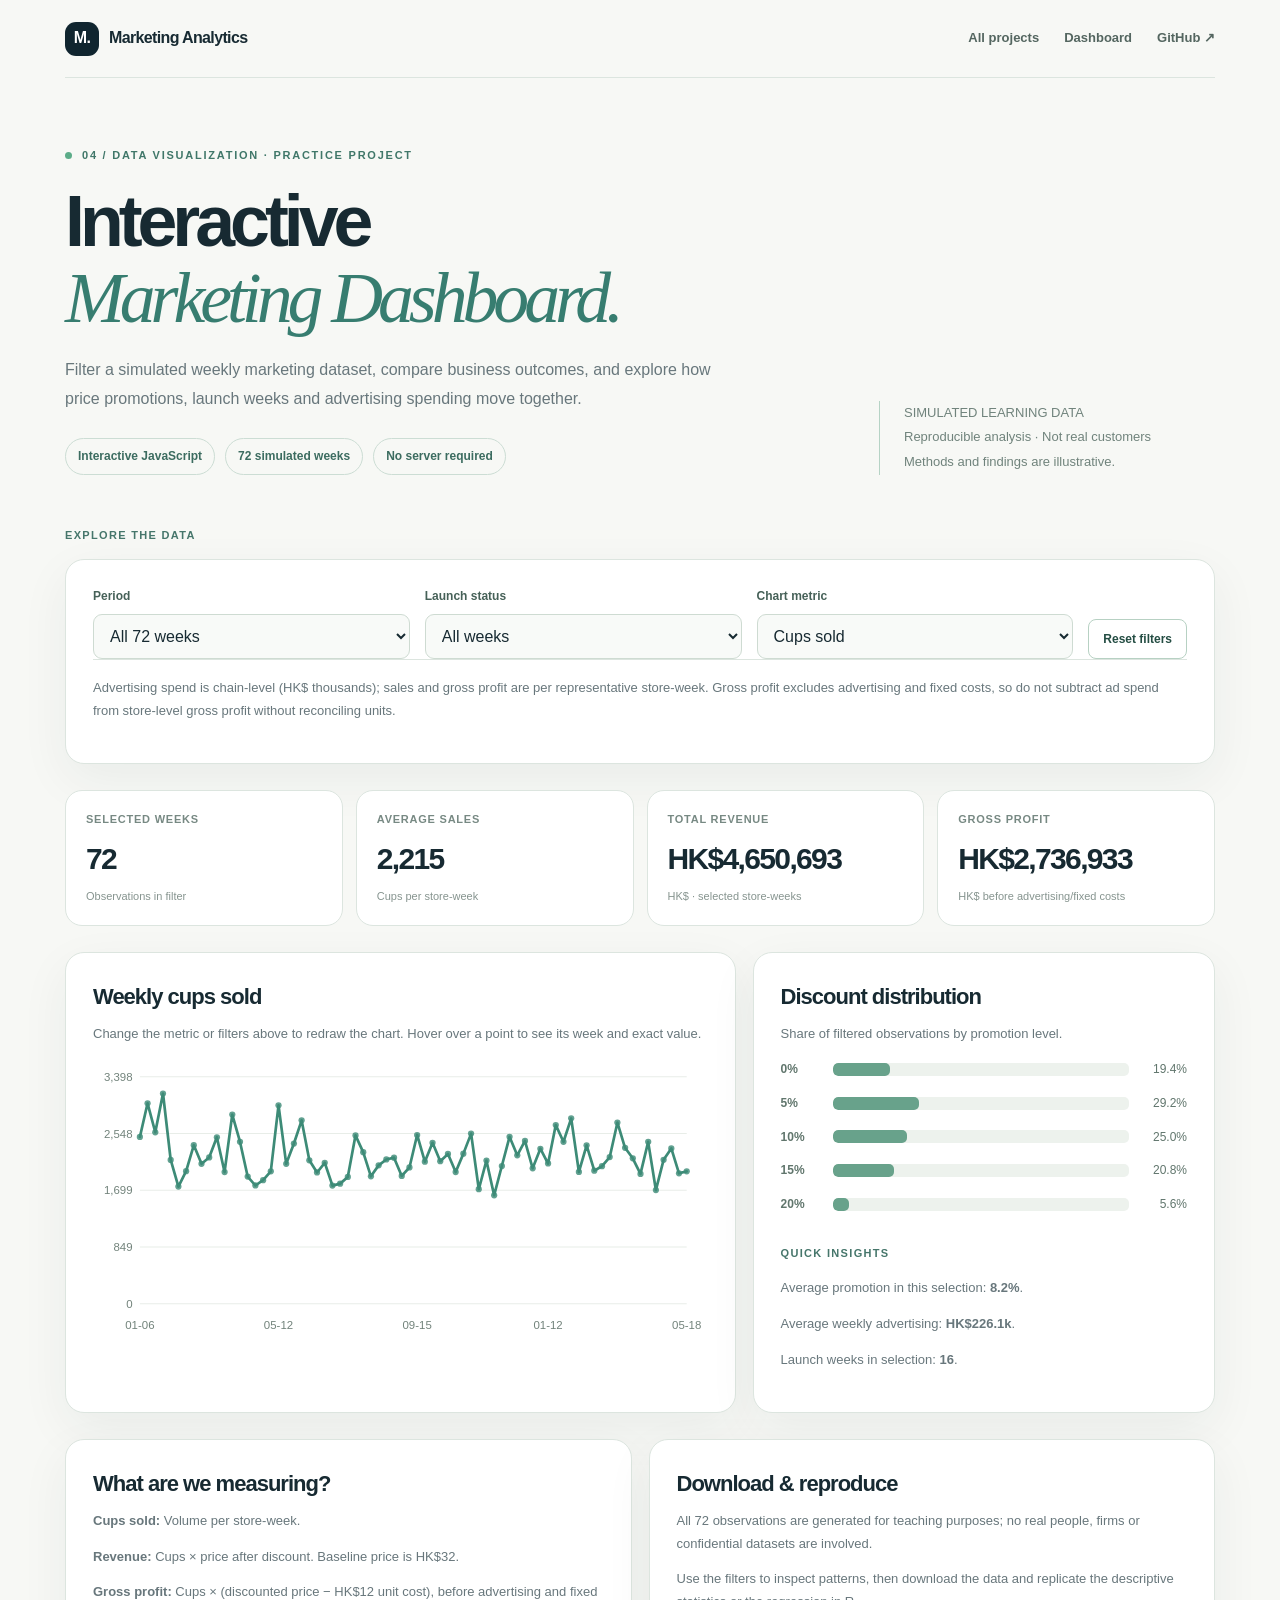
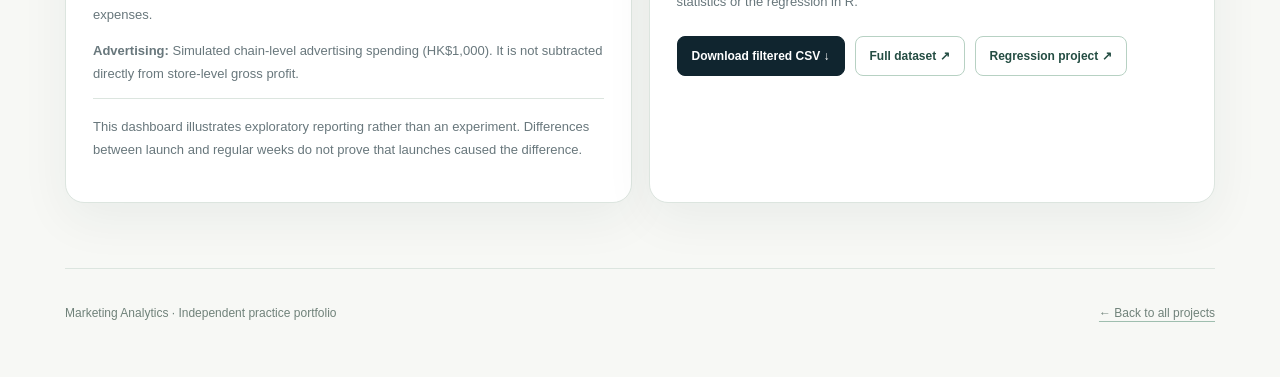
<file: dashboard.html>
<!doctype html><html lang="en"><head><meta charset="utf-8"><meta name="viewport" content="width=device-width,initial-scale=1"><meta name="theme-color" content="#f7f8f5"><meta name="description" content="Filter a simulated weekly marketing dataset, compare business outcomes, and explore how price promotions, launch weeks and advertising spending move together."><title>Interactive Marketing Dashboard | Marketing Analytics</title><style>
:root{--bg:#f7f8f5;--ink:#172a32;--muted:#68777c;--line:#dce5df;--mint:#d9eadd;--green:#276659;--dark:#10252f;--white:#fff;--amber:#cf9a63;--blue:#7497ba;--shadow:0 16px 50px rgba(24,48,43,.06)}
*{box-sizing:border-box}html{scroll-behavior:smooth}body{background:var(--bg);color:var(--ink);font-family:-apple-system,BlinkMacSystemFont,'Segoe UI',Inter,Arial,sans-serif;margin:0;line-height:1.55;-webkit-font-smoothing:antialiased}
a{color:inherit;text-decoration:none}button,select,input{font:inherit}a:focus-visible,button:focus-visible,select:focus-visible,input:focus-visible{outline:3px solid #8fcfb2;outline-offset:3px}
.shell{width:min(1150px,calc(100% - 64px));margin:auto}.topbar{height:78px;display:flex;align-items:center;justify-content:space-between;border-bottom:1px solid var(--line)}.brand{font-weight:750;display:flex;align-items:center;gap:10px;letter-spacing:-.04em}.mark{width:34px;height:34px;display:grid;place-items:center;background:var(--dark);color:white;border-radius:11px}.nav{display:flex;gap:25px;color:#546660;font-weight:650;font-size:13px}.nav a:hover,.back:hover{color:var(--green)}
.eyebrow{font-size:11px;letter-spacing:.16em;font-weight:750;text-transform:uppercase;color:#407769}.eyebrow:before{display:inline-block;content:'';width:7px;height:7px;border-radius:50%;background:#5cac88;margin-right:10px}
.hero{padding:69px 0 52px;display:grid;grid-template-columns:1.4fr .6fr;gap:30px;align-items:end}.hero h1{font-size:clamp(46px,5.6vw,72px);line-height:1.06;letter-spacing:-.07em;font-weight:720;margin:19px 0}.serif{font-family:Georgia,serif;font-style:italic;font-weight:400;color:#377d70}.hero p{max-width:680px;color:var(--muted);font-size:16px;line-height:1.82;margin:0}.side-note{border-left:1px solid #b6d3c5;padding-left:24px;color:#70837c;font-size:13px;line-height:1.9}
.links{display:flex;flex-wrap:wrap;gap:10px;margin:25px 0 0}.chip{padding:8px 12px;font-weight:680;font-size:12px;border:1px solid #ccddd4;border-radius:80px;color:#3c6c60}.chip.dark{background:var(--dark);color:#e0f2e5;border-color:var(--dark)}
.panel{border:1px solid var(--line);border-radius:19px;background:var(--white);padding:27px;box-shadow:var(--shadow)}.panel h2{font-size:22px;letter-spacing:-.045em;margin:0 0 9px}.panel p{color:var(--muted);font-size:13px;margin:0 0 13px;line-height:1.75}.section{margin:26px 0}.section-label{font-weight:740;text-transform:uppercase;letter-spacing:.12em;font-size:11px;color:#46766b;margin-bottom:15px}
.metrics{display:grid;grid-template-columns:repeat(4,minmax(0,1fr));gap:13px}.metric{border:1px solid var(--line);border-radius:17px;padding:20px;background:white;min-width:0}.metric .label{font-size:11px;font-weight:740;text-transform:uppercase;letter-spacing:.07em;color:#778983}.metric .value{font-size:30px;font-weight:740;letter-spacing:-.055em;margin-top:8px;font-variant-numeric:tabular-nums}.metric .sub{font-size:11px;color:#86948f;margin-top:5px}
.grid2{display:grid;grid-template-columns:1.45fr 1fr;gap:17px}.grid2.equal{grid-template-columns:1fr 1fr}.plot{display:block;width:100%;height:auto;overflow:visible}.plot .gridline{stroke:#e8ede8;stroke-width:1}.plot .axis{stroke:#a7b6ae}.plot .axis-label{font-size:11px;fill:#72837b}.plot .dot{opacity:.81}.plot .dot:hover{stroke:#142a31;stroke-width:2;opacity:1}.legend{display:flex;gap:15px;flex-wrap:wrap;margin-top:7px;font-size:12px;color:#61736f}.key{height:8px;width:8px;display:inline-block;border-radius:50%;margin-right:6px}
.controls{display:grid;grid-template-columns:1fr 1fr;gap:17px}.ctrl label{display:flex;align-items:center;justify-content:space-between;font-size:12px;font-weight:740;color:#466158}.ctrl output{font-variant-numeric:tabular-nums;color:var(--ink);font-weight:750}.ctrl input[type=range]{width:100%;accent-color:#438c78;margin:12px 0}.ctrl select{width:100%;margin-top:9px;padding:12px;background:#f8faf8;color:var(--ink);border:1px solid #cedbd2;border-radius:9px}.readout{background:#edf5ee;border-radius:12px;padding:19px;margin:20px 0}.readout .result{font-size:37px;font-weight:760;letter-spacing:-.055em;line-height:1.2}.readout small{color:#58756b}.formula{font-family:ui-monospace,SFMono-Regular,Menlo,monospace;color:#2a5d50;font-size:12px;line-height:1.8;overflow-wrap:anywhere}.small{font-size:12px;color:var(--muted);line-height:1.75}
.table-wrap{overflow:auto}table{border-collapse:collapse;width:100%;font-size:13px}th{text-align:left;color:#60746d;font-size:11px;text-transform:uppercase;letter-spacing:.06em;background:#f3f7f4}td,th{padding:12px;border-bottom:1px solid #e5ebe6}td.num,th.num{text-align:right;font-variant-numeric:tabular-nums}tr:last-child td{border-bottom:0}.point{font-weight:730;color:#317b68}
.actions{display:flex;flex-wrap:wrap;gap:10px;margin-top:22px}.btn{display:inline-flex;align-items:center;justify-content:center;min-height:40px;background:var(--dark);color:white;border:1px solid var(--dark);border-radius:8px;padding:10px 14px;font-size:12px;font-weight:740;cursor:pointer}.btn.secondary{background:white;color:#244d43;border-color:#b7d1c3}.btn:hover{filter:brightness(1.10)}
.note{margin-top:21px;border-top:1px solid var(--line);padding-top:17px;font-size:12px;color:#6d7e77;line-height:1.8}.foot{border-top:1px solid var(--line);margin-top:65px;padding:35px 0 55px;display:flex;justify-content:space-between;gap:20px;font-size:12px;color:#70827a}.foot a{text-decoration:underline;text-decoration-color:#9fbeaf;text-underline-offset:4px}.filterrow{display:flex;align-items:end;gap:15px;flex-wrap:wrap}.filterrow .ctrl{min-width:170px;flex:1}
.bar-label{font-size:11px;fill:#567065}.cluster-heading{font-size:15px;font-weight:730}.theme-note{color:#2f715e}.lozenge{font-size:10px;background:#e8f3ec;border-radius:100px;padding:5px 8px;color:#4b816f;font-weight:740}
@media(max-width:850px){.hero{grid-template-columns:1fr}.side-note{border-left:0;border-top:1px solid #b6d3c5;padding:15px 0 0}.metrics{grid-template-columns:repeat(2,1fr)}.grid2,.grid2.equal{grid-template-columns:1fr}}
@media(max-width:560px){.shell{width:calc(100% - 36px)}.topbar{height:72px}.nav{gap:11px;font-size:11px}.brand{font-size:13px}.hero{padding:42px 0 29px}.hero h1{font-size:47px}.hero p{font-size:14px}.panel{padding:19px;border-radius:15px}.metric{padding:15px}.metric .value{font-size:21px;overflow-wrap:anywhere}.controls{grid-template-columns:1fr}.filterrow .ctrl{min-width:130px}.foot{display:block}}
@media(prefers-reduced-motion:reduce){html{scroll-behavior:auto}}
</style></head><body>
<div class="shell"><header class="topbar"><a class="brand" href="./index.html"><span class="mark">M.</span> Marketing Analytics</a><nav class="nav"><a href="./index.html#work">All projects</a><a href="./dashboard.html">Dashboard</a><a href="https://github.com/djz1831915699-svg/marketing-analytics" target="_blank" rel="noopener noreferrer">GitHub ↗</a></nav></header><main>
<section class="hero"><div><div class="eyebrow">04 / Data visualization · Practice project</div><h1>Interactive<br><span class="serif">Marketing Dashboard.</span></h1><p>Filter a simulated weekly marketing dataset, compare business outcomes, and explore how price promotions, launch weeks and advertising spending move together.</p><div class="links"><span class="chip">Interactive JavaScript</span><span class="chip">72 simulated weeks</span><span class="chip">No server required</span></div></div><div class="side-note">SIMULATED LEARNING DATA<br>Reproducible analysis · Not real customers<br>Methods and findings are illustrative.</div></section><div class="section-label">Explore the data</div><section class="panel"><div class="filterrow"><div class="ctrl"><label for="period">Period</label><select id="period"><option value="all">All 72 weeks</option><option value="26">Latest 26 weeks</option><option value="12">Latest 12 weeks</option></select></div><div class="ctrl"><label for="filter">Launch status</label><select id="filter"><option value="all">All weeks</option><option value="regular">Regular weeks</option><option value="launch">Launch weeks</option></select></div><div class="ctrl"><label for="metric">Chart metric</label><select id="metric"><option value="cups">Cups sold</option><option value="revenue_hkd">Revenue (HK$)</option><option value="gross_profit_hkd">Gross profit (HK$)</option><option value="ad_spend_khkd">Ad spend (HK$k)</option></select></div><button class="btn secondary" id="reset">Reset filters</button></div><p class="note">Advertising spend is chain-level (HK$ thousands); sales and gross profit are per representative store-week. Gross profit excludes advertising and fixed costs, so do not subtract ad spend from store-level gross profit without reconciling units.</p></section><section class="section metrics"><div class="metric"><div class="label">Selected weeks</div><div class="value" id="kpi-weeks">—</div><div class="sub">Observations in filter</div></div><div class="metric"><div class="label">Average sales</div><div class="value" id="kpi-sales">—</div><div class="sub">Cups per store-week</div></div><div class="metric"><div class="label">Total revenue</div><div class="value" id="kpi-revenue">—</div><div class="sub">HK$ · selected store-weeks</div></div><div class="metric"><div class="label">Gross profit</div><div class="value" id="kpi-profit">—</div><div class="sub">HK$ before advertising/fixed costs</div></div></section><section class="section grid2"><article class="panel"><h2 id="metric-title">Weekly cups sold</h2><p>Change the metric or filters above to redraw the chart. Hover over a point to see its week and exact value.</p><div id="time-chart" aria-label="Interactive weekly marketing trend chart"></div></article><article class="panel"><h2>Discount distribution</h2><p>Share of filtered observations by promotion level.</p><div id="promo-bars"></div><div class="section-label" style="margin-top:32px">Quick insights</div><div id="insights" class="small" aria-live="polite"></div></article></section><section class="section grid2 equal"><article class="panel"><h2>What are we measuring?</h2><p><strong>Cups sold:</strong> Volume per store-week.</p><p><strong>Revenue:</strong> Cups × price after discount. Baseline price is HK$32.</p><p><strong>Gross profit:</strong> Cups × (discounted price − HK$12 unit cost), before advertising and fixed expenses.</p><p><strong>Advertising:</strong> Simulated chain-level advertising spending (HK$1,000). It is not subtracted directly from store-level gross profit.</p><p class="note">This dashboard illustrates exploratory reporting rather than an experiment. Differences between launch and regular weeks do not prove that launches caused the difference.</p></article><article class="panel"><h2>Download &amp; reproduce</h2><p>All 72 observations are generated for teaching purposes; no real people, firms or confidential datasets are involved.</p><p>Use the filters to inspect patterns, then download the data and replicate the descriptive statistics or the regression in R.</p><div class="actions"><button type="button" class="btn" id="export">Download filtered CSV ↓</button><a class="btn secondary" href="./simulated_marketing_weeks.csv">Full dataset ↗</a><a class="btn secondary" href="./regression.html">Regression project ↗</a></div></article></section><script>const ROWS=[{"week":"2025-01-06","promo_pct":10,"ad_spend_khkd":235.6,"temperature_c":24.3,"launch":1,"cups":2497,"revenue_hkd":71913.6,"gross_profit_hkd":41949.6},{"week":"2025-01-13","promo_pct":20,"ad_spend_khkd":183.3,"temperature_c":24.1,"launch":1,"cups":3000,"revenue_hkd":76800.0,"gross_profit_hkd":40800.0},{"week":"2025-01-20","promo_pct":15,"ad_spend_khkd":133.6,"temperature_c":23.7,"launch":1,"cups":2567,"revenue_hkd":69822.4,"gross_profit_hkd":39018.4},{"week":"2025-01-27","promo_pct":20,"ad_spend_khkd":276.0,"temperature_c":23.6,"launch":1,"cups":3146,"revenue_hkd":80537.6,"gross_profit_hkd":42785.6},{"week":"2025-02-03","promo_pct":10,"ad_spend_khkd":236.5,"temperature_c":24.9,"launch":0,"cups":2152,"revenue_hkd":61977.6,"gross_profit_hkd":36153.6},{"week":"2025-02-10","promo_pct":0,"ad_spend_khkd":314.9,"temperature_c":25.1,"launch":0,"cups":1754,"revenue_hkd":56128.0,"gross_profit_hkd":35080.0},{"week":"2025-02-17","promo_pct":10,"ad_spend_khkd":96.5,"temperature_c":26.2,"launch":0,"cups":1984,"revenue_hkd":57139.2,"gross_profit_hkd":33331.2},{"week":"2025-02-24","promo_pct":10,"ad_spend_khkd":153.7,"temperature_c":28.9,"launch":0,"cups":2374,"revenue_hkd":68371.2,"gross_profit_hkd":39883.2},{"week":"2025-03-03","promo_pct":5,"ad_spend_khkd":293.8,"temperature_c":25.5,"launch":0,"cups":2094,"revenue_hkd":63657.6,"gross_profit_hkd":38529.6},{"week":"2025-03-10","promo_pct":10,"ad_spend_khkd":262.9,"temperature_c":28.5,"launch":0,"cups":2190,"revenue_hkd":63072.0,"gross_profit_hkd":36792.0},{"week":"2025-03-17","promo_pct":10,"ad_spend_khkd":301.9,"temperature_c":29.8,"launch":0,"cups":2492,"revenue_hkd":71769.6,"gross_profit_hkd":41865.6},{"week":"2025-03-24","promo_pct":0,"ad_spend_khkd":248.0,"temperature_c":30.8,"launch":0,"cups":1971,"revenue_hkd":63072.0,"gross_profit_hkd":39420.0},{"week":"2025-03-31","promo_pct":15,"ad_spend_khkd":236.6,"temperature_c":29.6,"launch":0,"cups":2832,"revenue_hkd":77030.4,"gross_profit_hkd":43046.4},{"week":"2025-04-07","promo_pct":10,"ad_spend_khkd":339.5,"temperature_c":27.9,"launch":0,"cups":2425,"revenue_hkd":69840.0,"gross_profit_hkd":40740.0},{"week":"2025-04-14","promo_pct":0,"ad_spend_khkd":277.8,"temperature_c":27.8,"launch":0,"cups":1904,"revenue_hkd":60928.0,"gross_profit_hkd":38080.0},{"week":"2025-04-21","promo_pct":0,"ad_spend_khkd":217.2,"temperature_c":27.1,"launch":0,"cups":1771,"revenue_hkd":56672.0,"gross_profit_hkd":35420.0},{"week":"2025-04-28","promo_pct":5,"ad_spend_khkd":117.1,"temperature_c":28.8,"launch":0,"cups":1850,"revenue_hkd":56240.0,"gross_profit_hkd":34040.0},{"week":"2025-05-05","promo_pct":5,"ad_spend_khkd":202.1,"temperature_c":27.9,"launch":0,"cups":1983,"revenue_hkd":60283.2,"gross_profit_hkd":36487.2},{"week":"2025-05-12","promo_pct":20,"ad_spend_khkd":106.0,"temperature_c":28.3,"launch":1,"cups":2970,"revenue_hkd":76032.0,"gross_profit_hkd":40392.0},{"week":"2025-05-19","promo_pct":0,"ad_spend_khkd":192.5,"temperature_c":27.2,"launch":1,"cups":2094,"revenue_hkd":67008.0,"gross_profit_hkd":41880.0},{"week":"2025-05-26","promo_pct":5,"ad_spend_khkd":257.2,"temperature_c":28.7,"launch":1,"cups":2398,"revenue_hkd":72899.2,"gross_profit_hkd":44123.2},{"week":"2025-06-02","promo_pct":15,"ad_spend_khkd":266.9,"temperature_c":22.6,"launch":1,"cups":2745,"revenue_hkd":74664.0,"gross_profit_hkd":41724.0},{"week":"2025-06-09","promo_pct":10,"ad_spend_khkd":198.9,"temperature_c":26.8,"launch":0,"cups":2148,"revenue_hkd":61862.4,"gross_profit_hkd":36086.4},{"week":"2025-06-16","promo_pct":10,"ad_spend_khkd":118.0,"temperature_c":21.2,"launch":0,"cups":1966,"revenue_hkd":56620.8,"gross_profit_hkd":33028.8},{"week":"2025-06-23","promo_pct":5,"ad_spend_khkd":366.9,"temperature_c":22.9,"launch":0,"cups":2110,"revenue_hkd":64144.0,"gross_profit_hkd":38824.0},{"week":"2025-06-30","promo_pct":0,"ad_spend_khkd":272.3,"temperature_c":23.7,"launch":0,"cups":1769,"revenue_hkd":56608.0,"gross_profit_hkd":35380.0},{"week":"2025-07-07","promo_pct":10,"ad_spend_khkd":106.1,"temperature_c":23.0,"launch":0,"cups":1798,"revenue_hkd":51782.4,"gross_profit_hkd":30206.4},{"week":"2025-07-14","promo_pct":5,"ad_spend_khkd":242.3,"temperature_c":23.2,"launch":0,"cups":1899,"revenue_hkd":57729.6,"gross_profit_hkd":34941.6},{"week":"2025-07-21","promo_pct":15,"ad_spend_khkd":276.0,"temperature_c":19.8,"launch":0,"cups":2520,"revenue_hkd":68544.0,"gross_profit_hkd":38304.0},{"week":"2025-07-28","promo_pct":15,"ad_spend_khkd":226.2,"temperature_c":23.5,"launch":0,"cups":2269,"revenue_hkd":61716.8,"gross_profit_hkd":34488.8},{"week":"2025-08-04","promo_pct":0,"ad_spend_khkd":324.1,"temperature_c":21.6,"launch":0,"cups":1908,"revenue_hkd":61056.0,"gross_profit_hkd":38160.0},{"week":"2025-08-11","promo_pct":15,"ad_spend_khkd":167.1,"temperature_c":13.5,"launch":0,"cups":2072,"revenue_hkd":56358.4,"gross_profit_hkd":31494.4},{"week":"2025-08-18","promo_pct":5,"ad_spend_khkd":351.6,"temperature_c":18.1,"launch":0,"cups":2160,"revenue_hkd":65664.0,"gross_profit_hkd":39744.0},{"week":"2025-08-25","promo_pct":15,"ad_spend_khkd":109.0,"temperature_c":19.6,"launch":0,"cups":2186,"revenue_hkd":59459.2,"gross_profit_hkd":33227.2},{"week":"2025-09-01","promo_pct":0,"ad_spend_khkd":322.6,"temperature_c":16.8,"launch":0,"cups":1914,"revenue_hkd":61248.0,"gross_profit_hkd":38280.0},{"week":"2025-09-08","promo_pct":5,"ad_spend_khkd":344.5,"temperature_c":18.1,"launch":0,"cups":2040,"revenue_hkd":62016.0,"gross_profit_hkd":37536.0},{"week":"2025-09-15","promo_pct":15,"ad_spend_khkd":168.7,"temperature_c":17.9,"launch":1,"cups":2526,"revenue_hkd":68707.2,"gross_profit_hkd":38395.2},{"week":"2025-09-22","promo_pct":0,"ad_spend_khkd":286.8,"temperature_c":17.8,"launch":1,"cups":2126,"revenue_hkd":68032.0,"gross_profit_hkd":42520.0},{"week":"2025-09-29","promo_pct":5,"ad_spend_khkd":357.8,"temperature_c":19.3,"launch":1,"cups":2409,"revenue_hkd":73233.6,"gross_profit_hkd":44325.6},{"week":"2025-10-06","promo_pct":5,"ad_spend_khkd":150.9,"temperature_c":20.7,"launch":1,"cups":2134,"revenue_hkd":64873.6,"gross_profit_hkd":39265.6},{"week":"2025-10-13","promo_pct":10,"ad_spend_khkd":286.0,"temperature_c":18.0,"launch":0,"cups":2242,"revenue_hkd":64569.6,"gross_profit_hkd":37665.6},{"week":"2025-10-20","promo_pct":5,"ad_spend_khkd":177.5,"temperature_c":19.0,"launch":0,"cups":1972,"revenue_hkd":59948.8,"gross_profit_hkd":36284.8},{"week":"2025-10-27","promo_pct":10,"ad_spend_khkd":112.3,"temperature_c":21.8,"launch":0,"cups":2247,"revenue_hkd":64713.6,"gross_profit_hkd":37749.6},{"week":"2025-11-03","promo_pct":15,"ad_spend_khkd":301.5,"temperature_c":18.8,"launch":0,"cups":2547,"revenue_hkd":69278.4,"gross_profit_hkd":38714.4},{"week":"2025-11-10","promo_pct":5,"ad_spend_khkd":116.4,"temperature_c":18.0,"launch":0,"cups":1715,"revenue_hkd":52136.0,"gross_profit_hkd":31556.0},{"week":"2025-11-17","promo_pct":5,"ad_spend_khkd":332.2,"temperature_c":22.4,"launch":0,"cups":2143,"revenue_hkd":65147.2,"gross_profit_hkd":39431.2},{"week":"2025-11-24","promo_pct":0,"ad_spend_khkd":220.7,"temperature_c":23.7,"launch":0,"cups":1624,"revenue_hkd":51968.0,"gross_profit_hkd":32480.0},{"week":"2025-12-01","promo_pct":5,"ad_spend_khkd":228.3,"temperature_c":22.2,"launch":0,"cups":2062,"revenue_hkd":62684.8,"gross_profit_hkd":37940.8},{"week":"2025-12-08","promo_pct":15,"ad_spend_khkd":286.8,"temperature_c":19.8,"launch":0,"cups":2498,"revenue_hkd":67945.6,"gross_profit_hkd":37969.6},{"week":"2025-12-15","promo_pct":15,"ad_spend_khkd":261.3,"temperature_c":20.2,"launch":0,"cups":2223,"revenue_hkd":60465.6,"gross_profit_hkd":33789.6},{"week":"2025-12-22","promo_pct":15,"ad_spend_khkd":240.1,"temperature_c":23.0,"launch":0,"cups":2438,"revenue_hkd":66313.6,"gross_profit_hkd":37057.6},{"week":"2025-12-29","promo_pct":5,"ad_spend_khkd":122.3,"temperature_c":28.9,"launch":0,"cups":2027,"revenue_hkd":61620.8,"gross_profit_hkd":37296.8},{"week":"2026-01-05","promo_pct":10,"ad_spend_khkd":213.2,"temperature_c":29.1,"launch":0,"cups":2320,"revenue_hkd":66816.0,"gross_profit_hkd":38976.0},{"week":"2026-01-12","promo_pct":5,"ad_spend_khkd":281.4,"temperature_c":27.5,"launch":0,"cups":2100,"revenue_hkd":63840.0,"gross_profit_hkd":38640.0},{"week":"2026-01-19","promo_pct":15,"ad_spend_khkd":243.3,"temperature_c":26.9,"launch":1,"cups":2675,"revenue_hkd":72760.0,"gross_profit_hkd":40660.0},{"week":"2026-01-26","promo_pct":10,"ad_spend_khkd":122.9,"temperature_c":27.1,"launch":1,"cups":2425,"revenue_hkd":69840.0,"gross_profit_hkd":40740.0},{"week":"2026-02-02","promo_pct":10,"ad_spend_khkd":303.8,"temperature_c":28.5,"launch":1,"cups":2775,"revenue_hkd":79920.0,"gross_profit_hkd":46620.0},{"week":"2026-02-09","promo_pct":0,"ad_spend_khkd":108.0,"temperature_c":29.1,"launch":1,"cups":1973,"revenue_hkd":63136.0,"gross_profit_hkd":39460.0},{"week":"2026-02-16","promo_pct":15,"ad_spend_khkd":125.2,"temperature_c":30.5,"launch":0,"cups":2372,"revenue_hkd":64518.4,"gross_profit_hkd":36054.4},{"week":"2026-02-23","promo_pct":0,"ad_spend_khkd":314.4,"temperature_c":27.0,"launch":0,"cups":1992,"revenue_hkd":63744.0,"gross_profit_hkd":39840.0},{"week":"2026-03-02","promo_pct":5,"ad_spend_khkd":194.6,"temperature_c":31.5,"launch":0,"cups":2059,"revenue_hkd":62593.6,"gross_profit_hkd":37885.6},{"week":"2026-03-09","promo_pct":10,"ad_spend_khkd":181.7,"temperature_c":31.1,"launch":0,"cups":2196,"revenue_hkd":63244.8,"gross_profit_hkd":36892.8},{"week":"2026-03-16","promo_pct":20,"ad_spend_khkd":112.2,"temperature_c":27.8,"launch":0,"cups":2712,"revenue_hkd":69427.2,"gross_profit_hkd":36883.2},{"week":"2026-03-23","promo_pct":5,"ad_spend_khkd":360.0,"temperature_c":24.9,"launch":0,"cups":2335,"revenue_hkd":70984.0,"gross_profit_hkd":42964.0},{"week":"2026-03-30","promo_pct":5,"ad_spend_khkd":264.2,"temperature_c":27.6,"launch":0,"cups":2177,"revenue_hkd":66180.8,"gross_profit_hkd":40056.8},{"week":"2026-04-06","promo_pct":0,"ad_spend_khkd":253.6,"temperature_c":26.8,"launch":0,"cups":1944,"revenue_hkd":62208.0,"gross_profit_hkd":38880.0},{"week":"2026-04-13","promo_pct":10,"ad_spend_khkd":327.7,"temperature_c":25.5,"launch":0,"cups":2424,"revenue_hkd":69811.2,"gross_profit_hkd":40723.2},{"week":"2026-04-20","promo_pct":0,"ad_spend_khkd":93.4,"temperature_c":27.0,"launch":0,"cups":1702,"revenue_hkd":54464.0,"gross_profit_hkd":34040.0},{"week":"2026-04-27","promo_pct":10,"ad_spend_khkd":112.7,"temperature_c":26.1,"launch":0,"cups":2154,"revenue_hkd":62035.2,"gross_profit_hkd":36187.2},{"week":"2026-05-04","promo_pct":15,"ad_spend_khkd":130.1,"temperature_c":23.9,"launch":0,"cups":2325,"revenue_hkd":63240.0,"gross_profit_hkd":35340.0},{"week":"2026-05-11","promo_pct":5,"ad_spend_khkd":215.6,"temperature_c":22.1,"launch":0,"cups":1953,"revenue_hkd":59371.2,"gross_profit_hkd":35935.2},{"week":"2026-05-18","promo_pct":5,"ad_spend_khkd":296.5,"temperature_c":20.8,"launch":0,"cups":1982,"revenue_hkd":60252.8,"gross_profit_hkd":36468.8}];const fmt=x=>Math.round(x).toLocaleString('en-US');const mean=a=>a.length?a.reduce((x,y)=>x+y,0)/a.length:0;const sum=a=>a.reduce((x,y)=>x+y,0);let subset=[];
function formatVal(x,k){return k==='cups'?fmt(x):k==='ad_spend_khkd'?'HK$'+x.toFixed(1)+'k':'HK$'+fmt(x);}
function getRows(){let period=document.getElementById('period').value,f=document.getElementById('filter').value;let rows=period==='all'?ROWS:ROWS.slice(-Number(period));return rows.filter(d=>f==='all'||(f==='launch'?d.launch===1:d.launch===0));}
function buildLine(rows,k){if(!rows.length)return '<p>No observations match filters.</p>';let arr=rows.map(d=>d[k]),aMin=Math.min(...arr),aMax=Math.max(...arr),lo=Math.min(0,aMin),hi=aMax*1.08||1;let W=590,H=275,x0=45,xw=525,ytop=18,ybottom=236;let x=i=>x0+i/(Math.max(rows.length-1,1))*xw;let y=v=>ybottom-(v-lo)/(hi-lo)*(ybottom-ytop);let s=`<svg class="plot" viewBox="0 0 ${W} ${H}" role="img" aria-label="${rows.length} weeks of selected metric">`;for(let j=0;j<=4;j++){let yv=lo+(hi-lo)*j/4,yy=y(yv);s+=`<line class="gridline" x1="${x0}" y1="${yy}" x2="${x0+xw}" y2="${yy}"/><text class="axis-label" x="${x0-7}" y="${yy+4}" text-anchor="end">${k==='ad_spend_khkd'?Math.round(yv):fmt(yv)}</text>`;}let pts=arr.map((v,i)=>`${x(i).toFixed(1)},${y(v).toFixed(1)}`).join(' ');s+=`<polyline points="${pts}" fill="none" stroke="#3d8b77" stroke-width="2.6" stroke-linejoin="round" stroke-linecap="round"/>`;rows.forEach((d,i)=>{s+=`<circle class="dot" cx="${x(i)}" cy="${y(d[k])}" r="${rows.length>50?3:4}" fill="#3d8b77"><title>${d.week} · ${formatVal(d[k],k)}</title></circle>`});for(let j=0;j<5;j++){let i=Math.round((rows.length-1)*j/4);s+=`<text class="axis-label" x="${x(i)}" y="260" text-anchor="middle">${rows[i].week.slice(5)}</text>`}return s+'</svg>';}
function render(){subset=getRows();let k=document.getElementById('metric').value;document.getElementById('kpi-weeks').textContent=fmt(subset.length);document.getElementById('kpi-sales').textContent=fmt(mean(subset.map(d=>d.cups)));document.getElementById('kpi-revenue').textContent='HK$'+fmt(sum(subset.map(d=>d.revenue_hkd)));document.getElementById('kpi-profit').textContent='HK$'+fmt(sum(subset.map(d=>d.gross_profit_hkd)));let names={cups:'Weekly cups sold',revenue_hkd:'Weekly revenue · HK$',gross_profit_hkd:'Weekly gross profit · HK$',ad_spend_khkd:'Weekly advertising · HK$ thousands'};document.getElementById('metric-title').textContent=names[k];document.getElementById('time-chart').innerHTML=buildLine(subset,k);let levels=[0,5,10,15,20],n=Math.max(1,subset.length);document.getElementById('promo-bars').innerHTML=levels.map(d=>{let count=subset.filter(w=>w.promo_pct===d).length,pct=count/n*100;return `<div style="display:grid;grid-template-columns:42px 1fr 48px;align-items:center;gap:10px;margin:15px 0;font-size:12px;color:#61766d"><strong>${d}%</strong><div style="height:13px;background:#edf2ed;border-radius:5px;overflow:hidden"><div style="height:100%;width:${pct}%;background:#68a28b;border-radius:5px"></div></div><span style="text-align:right">${pct.toFixed(1)}%</span></div>`}).join('');let avgDisc=mean(subset.map(x=>x.promo_pct));document.getElementById('insights').innerHTML=`<p>Average promotion in this selection: <strong>${avgDisc.toFixed(1)}%</strong>.</p><p>Average weekly advertising: <strong>HK$${mean(subset.map(x=>x.ad_spend_khkd)).toFixed(1)}k</strong>.</p><p>Launch weeks in selection: <strong>${subset.filter(d=>d.launch).length}</strong>.</p>`;}
['period','filter','metric'].forEach(id=>document.getElementById(id).addEventListener('change',render));document.getElementById('reset').addEventListener('click',()=>{['period','filter','metric'].forEach(id=>document.getElementById(id).selectedIndex=0);render();});document.getElementById('export').addEventListener('click',()=>{let h=Object.keys(ROWS[0]);let lines=[h.join(','),...subset.map(r=>h.map(k=>r[k]).join(','))];let blob=new Blob([lines.join('\n')],{type:'text/csv;charset=utf-8;'});let u=URL.createObjectURL(blob);let a=document.createElement('a');a.href=u;a.download='filtered_marketing_data.csv';document.body.appendChild(a);a.click();a.remove();URL.revokeObjectURL(u);});render();</script></main><footer class="foot"><span>Marketing Analytics · Independent practice portfolio</span><a href="./index.html#work">← Back to all projects</a></footer></div></body></html>
</file>
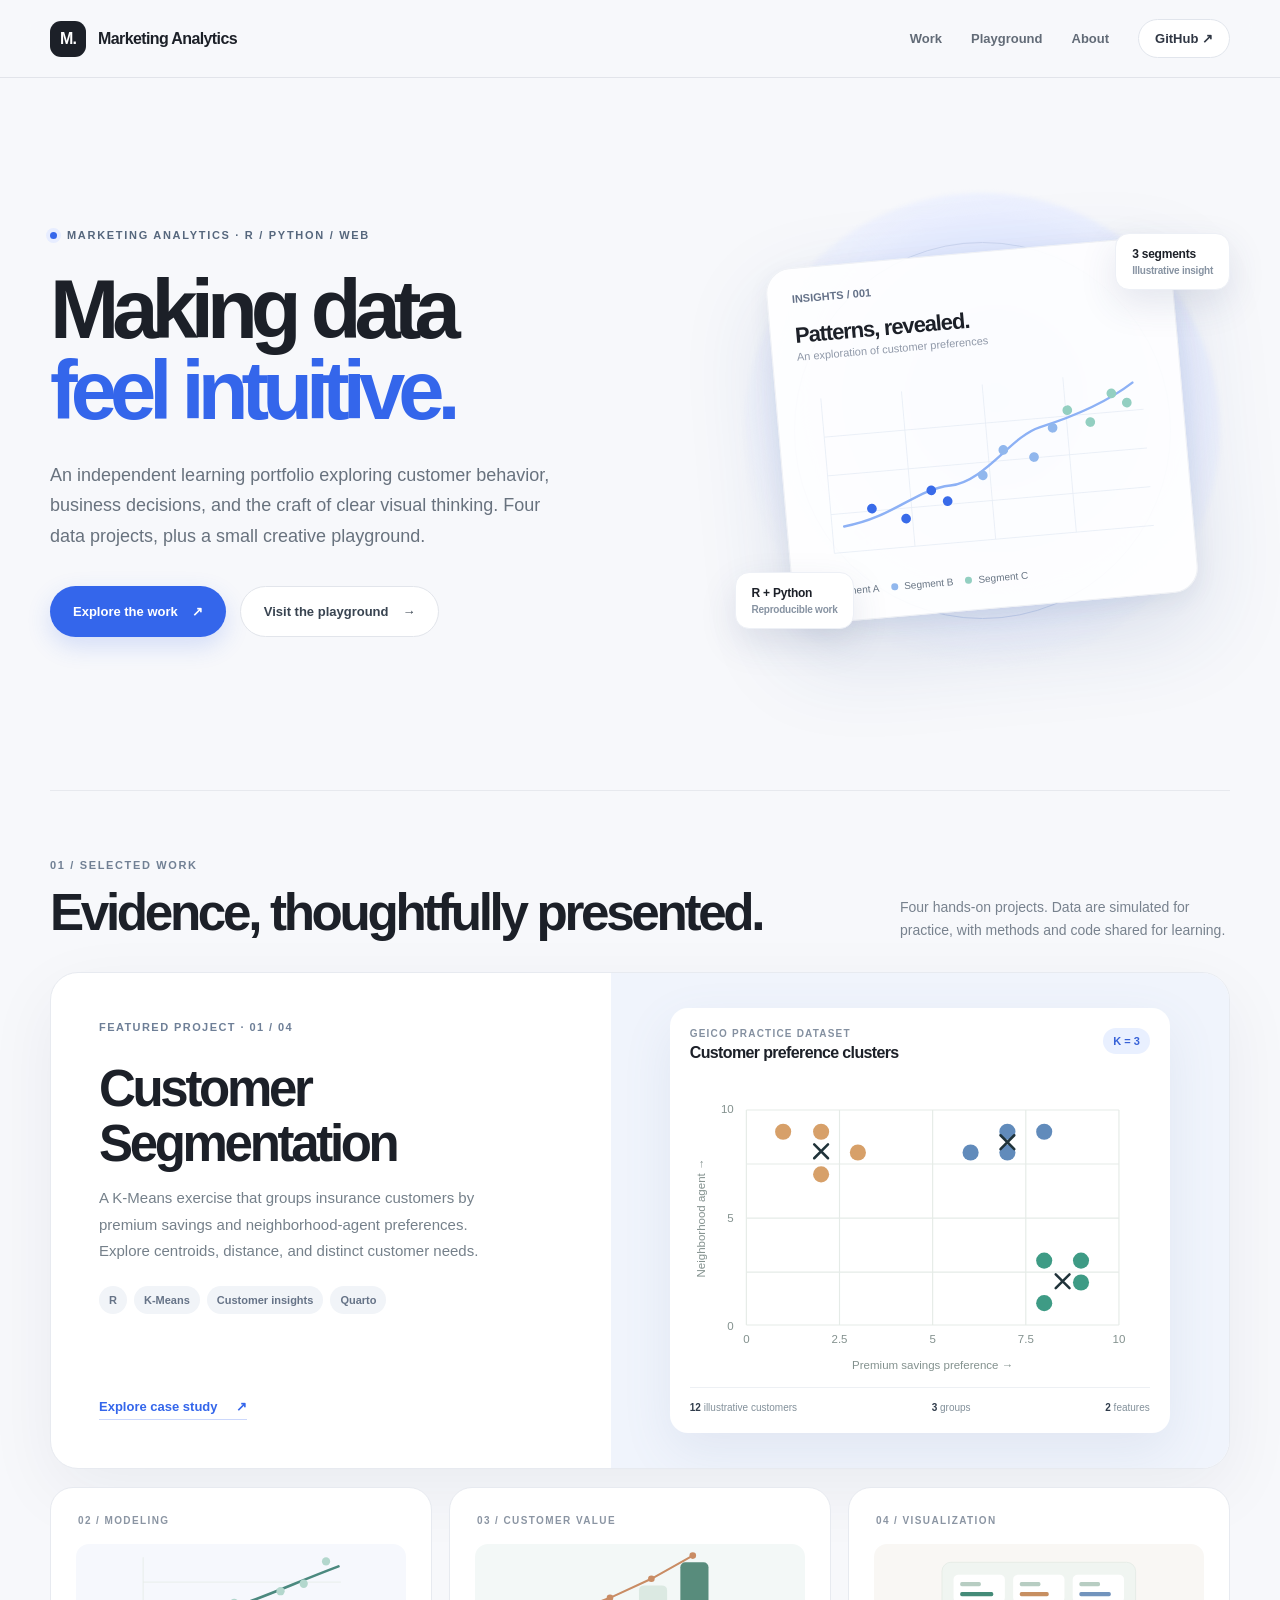
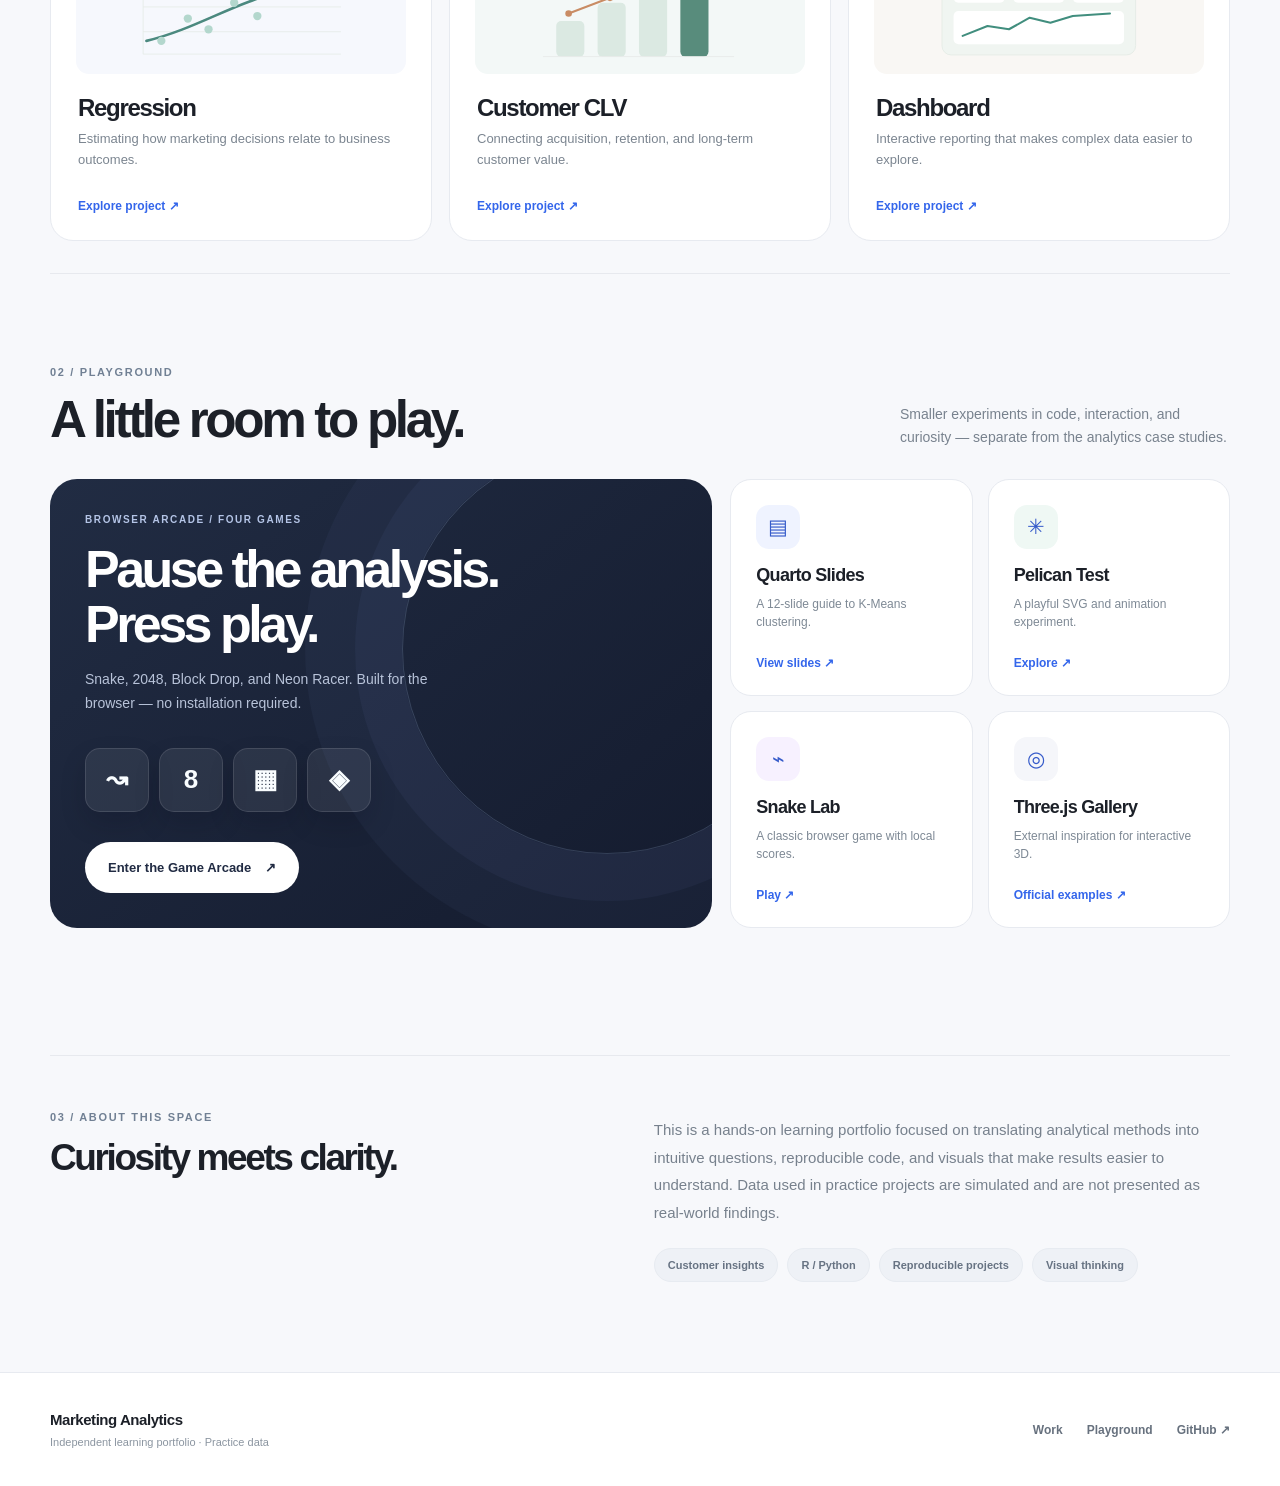
<file: design-preview.html>
<!doctype html>
<html lang="en">
<head>
  <meta charset="utf-8">
  <meta name="viewport" content="width=device-width, initial-scale=1">
  <meta name="theme-color" content="#f7f8fb">
  <meta name="description" content="A thoughtful portfolio of marketing analytics projects, reproducible R and Python work, interactive experiments and browser games.">
  <title>Marketing Analytics — Portfolio & Playground</title>
  <style>
    :root{
      color-scheme:light;
      --ink:#1c2028;--muted:#636c78;--subtle:#89919c;--paper:#f7f8fb;
      --white:#fff;--line:#e7e9ee;--blue:#3466eb;--dark:#171d2b;
      --radius:24px;--shadow:0 22px 70px rgba(24,36,65,.06)
    }
    *,*::before,*::after{box-sizing:border-box}
    html{scroll-behavior:smooth}
    body{margin:0;background:var(--paper);color:var(--ink);font-family:-apple-system,BlinkMacSystemFont,"SF Pro Display","Segoe UI",Inter,Arial,sans-serif;-webkit-font-smoothing:antialiased}
    a{color:inherit;text-decoration:none}
    a:focus-visible{outline:3px solid #7198ff;outline-offset:4px;border-radius:8px}
    ::selection{background:#dce5ff}
    .wrap{width:min(1180px,calc(100% - 80px));margin:auto}
    .site-nav{height:78px;border-bottom:1px solid rgba(222,225,231,.84);background:rgba(247,248,251,.86);backdrop-filter:blur(18px);-webkit-backdrop-filter:blur(18px);position:sticky;top:0;z-index:20}
    .nav-inner{height:100%;display:flex;align-items:center;justify-content:space-between;gap:24px}
    .brand{display:flex;align-items:center;gap:12px;min-width:0;font-size:16px;font-weight:740;letter-spacing:-.038em}
    .brand-mark{width:36px;height:36px;display:grid;place-items:center;background:var(--ink);color:#fff;border-radius:11px;font-weight:730;letter-spacing:-.05em}
    .nav-links{display:flex;align-items:center;gap:29px;font-size:13px;font-weight:600;color:#626b77}
    .nav-links a:hover,.footer-links a:hover{color:var(--blue)}
    .nav-links .github{background:#fff;border:1px solid #e1e5ec;padding:11px 16px;border-radius:999px;color:#303744;transition:box-shadow .2s,transform .2s}
    .nav-links .github:hover{box-shadow:0 8px 24px rgba(37,53,94,.08);transform:translateY(-1px)}
    .hero{display:grid;grid-template-columns:1.12fr .88fr;align-items:center;gap:54px;padding:105px 0 112px}
    .eyebrow{display:inline-flex;align-items:center;gap:10px;font-size:11px;font-weight:750;letter-spacing:.155em;text-transform:uppercase;color:#56677d}
    .eyebrow::before{content:"";width:7px;height:7px;background:var(--blue);border-radius:50%;box-shadow:0 0 0 4px #e7edff}
    h1{font-size:clamp(61px,6.5vw,100px);line-height:.98;letter-spacing:-.084em;font-weight:750;margin:26px 0 28px}
    h1 .accent{color:var(--blue)}
    .hero-copy{font-size:18px;line-height:1.7;color:#68727e;max-width:520px;margin:0}
    .hero-actions{display:flex;gap:14px;flex-wrap:wrap;margin-top:34px}
    .button{display:inline-flex;align-items:center;justify-content:center;gap:14px;padding:15px 23px;min-height:51px;border-radius:999px;font-size:13px;font-weight:720;transition:transform .2s,background .2s,box-shadow .2s}
    .button:hover{transform:translateY(-2px)}
    .button.primary{background:var(--blue);color:white;box-shadow:0 9px 25px rgba(52,102,235,.18)}
    .button.primary:hover{background:#2754d2;box-shadow:0 12px 30px rgba(52,102,235,.22)}
    .button.secondary{background:#fff;border:1px solid #e2e5eb;color:#394451}
    .button.secondary:hover{background:#f0f3fa}
    .hero-art{min-width:0;position:relative;aspect-ratio:1/1;display:grid;place-items:center;isolation:isolate}
    .hero-art::before{content:"";position:absolute;inset:2%;border-radius:50%;background:radial-gradient(circle at 53% 43%,#cddcff 3%,#e9eeff 49%,transparent 73%);filter:blur(2px);z-index:-2}
    .hero-art::after{content:"";position:absolute;inset:12%;border:1px solid #cdd8f1;border-radius:50%;z-index:-1}
    .hero-pane{width:82%;transform:rotate(-5deg);background:rgba(255,255,255,.91);border:1px solid #eff1f5;border-radius:25px;box-shadow:0 34px 90px #284b8f26,0 7px 22px #26427412;padding:24px;transition:transform .35s}
    .hero-pane:hover{transform:rotate(-2deg) translateY(-4px)}
    .pane-meta{display:flex;align-items:center;justify-content:space-between;gap:10px;font-size:11px;font-weight:650;color:#647188}
    .pane-dots{display:flex;gap:5px}.pane-dots i{width:7px;height:7px;display:block;border-radius:50%;background:#d9dfeb}.pane-dots i:first-child{background:#b2c6f8}
    .pane-name{font-size:22px;letter-spacing:-.05em;font-weight:740;margin:18px 0 2px}
    .pane-caption{font-size:11px;color:#9099a9}
    .hero-svg{width:100%;height:auto;display:block;margin:10px 0}
    .pane-legend{display:flex;gap:12px;flex-wrap:wrap;font-size:10px;color:#697685;margin-top:10px}
    .pane-legend span::before{content:"";width:7px;height:7px;border-radius:50%;display:inline-block;background:#396be9;margin-right:6px}.pane-legend span:nth-child(2)::before{background:#91b7ed}.pane-legend span:nth-child(3)::before{background:#93cfc1}
    .floating-chip{position:absolute;background:#fff;box-shadow:0 14px 36px #34497920;border:1px solid #edf0f6;border-radius:14px;padding:13px 16px;font-size:12px;font-weight:750;letter-spacing:-.02em}
    .floating-chip small{font-size:10px;color:#8793a2;font-weight:550;display:block;margin-top:4px}.chip-a{top:10%;right:0}.chip-b{bottom:10%;left:0}
    .section{padding:68px 0 32px;border-top:1px solid var(--line);scroll-margin-top:90px}
    .section-head{display:flex;justify-content:space-between;align-items:end;gap:24px;margin-bottom:30px}
    .section-label{font-size:11px;font-weight:750;text-transform:uppercase;letter-spacing:.15em;color:#718094;margin-bottom:14px}
    h2{margin:0;font-size:clamp(37px,4vw,55px);line-height:1.11;letter-spacing:-.065em;font-weight:740}
    .section-note{max-width:330px;font-size:14px;line-height:1.65;color:#78828e;margin:0}
    .feature{display:grid;grid-template-columns:.95fr 1.05fr;min-height:420px;border-radius:28px;overflow:hidden;background:#fff;border:1px solid #e7eaf0;box-shadow:var(--shadow)}
    .feature-copy{padding:48px;display:flex;flex-direction:column;align-items:start}
    .project-index{font-size:11px;letter-spacing:.13em;text-transform:uppercase;font-weight:760;color:#6e7f97}
    .feature-title{font-size:clamp(34px,4vw,51px);line-height:1.08;letter-spacing:-.065em;margin:28px 0 14px;font-weight:735}
    .feature-desc{font-size:15px;color:#75808a;line-height:1.76;max-width:380px;margin:0}
    .tags{display:flex;gap:7px;flex-wrap:wrap;margin:21px 0 23px}
    .tags span{font-size:11px;padding:8px 10px;border-radius:50px;background:#f1f4f8;color:#667387;font-weight:650}
    .text-link{margin-top:auto;font-size:13px;font-weight:750;color:var(--blue);border-bottom:1px solid #ccd8fb;padding-bottom:5px;display:inline-flex;gap:18px;align-items:center}
    .text-link:hover{border-color:var(--blue)}
    .feature-art{background:#f0f4fc;display:grid;place-items:center;padding:35px;min-width:0}
    .chart-panel{width:min(100%,500px);background:#fff;border-radius:18px;padding:20px;box-shadow:0 18px 50px #627da81c}
    .chart-header{display:flex;align-items:start;justify-content:space-between;gap:12px}
    .chart-kicker{font-size:10px;text-transform:uppercase;letter-spacing:.12em;color:#8490a0;font-weight:700}
    .chart-title{font-size:16px;font-weight:740;letter-spacing:-.04em;margin-top:5px}
    .chart-side{font-size:11px;padding:7px 10px;border-radius:50px;background:#e9f0ff;color:#3762d8;font-weight:750}
    svg.chart{display:block;width:100%;height:auto;margin:10px 0}
    .chart-statline{display:flex;justify-content:space-between;gap:8px;border-top:1px solid #edf0f4;padding-top:14px;color:#82909a;font-size:10px}
    .chart-statline strong{color:#303c4b;font-weight:750}
    .work-grid{display:grid;grid-template-columns:repeat(3,minmax(0,1fr));gap:17px;margin-top:18px}
    .work-card{background:white;border:1px solid #e7eaf0;border-radius:23px;overflow:hidden;min-width:0;transition:transform .22s,box-shadow .22s}
    .work-card:hover{transform:translateY(-4px);box-shadow:0 18px 48px #1d326016}
    .work-card a{display:flex;flex-direction:column;height:100%;min-height:352px;padding:27px}
    .work-card .num{font-size:10px;text-transform:uppercase;letter-spacing:.14em;font-weight:760;color:#8b95a3}
    .mini-viz{display:grid;place-items:center;height:130px;margin:18px -2px 12px;border-radius:13px;background:#f6f8fd}
    .mini-viz svg{max-height:120px;width:92%}
    .work-card:nth-child(2) .mini-viz{background:#f3f8f7}.work-card:nth-child(3) .mini-viz{background:#f9f7f4}
    .work-card h3{font-size:24px;letter-spacing:-.055em;margin:8px 0 6px;font-weight:750}
    .work-card p{margin:0;color:#7b8590;font-size:13px;line-height:1.65}
    .card-cta{margin-top:auto;padding-top:20px;color:var(--blue);font-size:12px;font-weight:750}
    .lab{padding-top:92px}
    .lab-grid{display:grid;grid-template-columns:1.14fr .86fr;gap:18px}
    .lab-hero{position:relative;background:linear-gradient(140deg,#212c43,#141b2e);color:#fff;border-radius:27px;padding:35px;min-height:436px;overflow:hidden;display:flex;flex-direction:column;align-items:start;isolation:isolate}
    .lab-hero::after{content:"";position:absolute;width:410px;height:410px;right:-100px;top:-35px;border:1px solid #b7d1ff2f;border-radius:50%;box-shadow:0 0 0 47px #8aaeff0c,0 0 0 97px #96b0f00a;z-index:-1}
    .lab-kicker{font-size:10px;color:#b4c4e6;letter-spacing:.16em;font-weight:760}
    .lab-hero h3{font-size:clamp(36px,4.1vw,52px);line-height:1.07;letter-spacing:-.068em;font-weight:740;margin:17px 0 15px}
    .lab-hero p{font-size:14px;line-height:1.7;color:#b8c3d9;max-width:350px;margin:0}
    .game-tiles{display:flex;gap:10px;margin:32px 0 30px;position:relative}
    .game-tiles span{width:64px;height:64px;display:grid;place-items:center;border-radius:15px;background:#ffffff13;border:1px solid #ffffff1d;color:#f9fdff;font-size:26px;font-weight:750;box-shadow:0 12px 26px #050a1726}
    .lab-hero .button{margin-top:auto;background:#fff;color:#212b43}
    .lab-hero .button:hover{background:#e5ecff}
    .lab-side{display:grid;grid-template-columns:1fr 1fr;gap:15px}
    .lab-card{background:white;border:1px solid #e7eaf0;border-radius:21px;padding:25px;display:flex;flex-direction:column;gap:9px;min-height:210px;transition:transform .2s,box-shadow .2s}
    .lab-card:hover{transform:translateY(-3px);box-shadow:0 15px 38px #1e336714}
    .lab-icon{width:44px;height:44px;display:grid;place-items:center;border-radius:13px;background:#eff3ff;font-size:21px;color:#365bca}
    .lab-card:nth-child(2) .lab-icon{background:#eff8f4}.lab-card:nth-child(3) .lab-icon{background:#f7f1ff}.lab-card:nth-child(4) .lab-icon{background:#f5f6fa}
    .lab-card h3{font-size:18px;letter-spacing:-.04em;margin:7px 0 0}
    .lab-card p{font-size:12px;color:#7e8995;line-height:1.55;margin:0}
    .lab-card .arrow{color:var(--blue);font-size:12px;font-weight:760;margin-top:auto;padding-top:3px}
    .about{display:grid;grid-template-columns:1fr 1.1fr;gap:80px;margin-top:95px;padding:55px 0 90px;border-top:1px solid var(--line);scroll-margin-top:90px}
    .about h2{font-size:37px}
    .about p{font-size:15px;color:#77818d;line-height:1.86;margin:5px 0 0}
    .about-tags{display:flex;gap:9px;flex-wrap:wrap;margin-top:21px}
    .about-tags span{background:#eef1f6;border:1px solid #e7ebf1;padding:10px 13px;border-radius:99px;font-size:11px;color:#677383;font-weight:650}
    footer{border-top:1px solid #e7eaf0;background:#fff}
    .footer-inner{min-height:113px;display:flex;align-items:center;justify-content:space-between;gap:20px}
    .footer-brand{font-size:15px;font-weight:750;letter-spacing:-.03em}
    .footer-brand small{display:block;font-size:11px;font-weight:450;color:#8b95a0;margin-top:8px;letter-spacing:0}
    .footer-links{display:flex;gap:24px;font-size:12px;color:#67717e;font-weight:630}
    @media(max-width:1050px){.hero{grid-template-columns:1fr 1fr;gap:20px}.feature-copy{padding:35px}.lab-grid{grid-template-columns:1fr}.lab-hero{min-height:360px}.lab-side{grid-template-columns:repeat(4,1fr)}.lab-card{min-height:200px;padding:19px}}
    @media(max-width:800px){.wrap{width:calc(100% - 48px)}.hero{padding:75px 0;grid-template-columns:1fr}.hero-art{max-width:510px;width:100%;margin:20px auto 0;aspect-ratio:1.25}.hero-pane{width:72%}.feature{grid-template-columns:1fr}.feature-art{min-height:350px}.work-grid{grid-template-columns:1fr 1fr}.work-card:last-child{grid-column:1 / -1}.lab-side{grid-template-columns:1fr 1fr}.about{gap:35px}}
    @media(max-width:560px){.wrap{width:calc(100% - 36px)}.site-nav{height:68px}.nav-inner{gap:10px}.brand{font-size:13px;gap:9px}.brand-mark{width:32px;height:32px}.nav-links{gap:13px;font-size:12px}.nav-links .github{display:none}.nav-links a[href="#about"]{display:none}.hero{padding:64px 0 58px}.hero h1{font-size:clamp(56px,12vw,76px)}.hero-copy{font-size:16px}.hero-art{margin-top:18px;aspect-ratio:1.06}.hero-pane{width:86%;padding:16px}.floating-chip{display:none}.section{padding-top:50px}.section-head{display:block;margin-bottom:24px}.section-note{margin-top:13px}.feature-copy{padding:29px 25px}.feature-title{font-size:37px}.feature-art{padding:19px;min-height:290px}.chart-panel{padding:13px}.chart-statline{font-size:9px}.work-grid{grid-template-columns:1fr;gap:13px}.work-card:last-child{grid-column:auto}.work-card a{min-height:325px;padding:23px}.lab{padding-top:75px}.lab-hero{min-height:395px;padding:29px}.game-tiles span{width:57px;height:57px}.lab-side{gap:12px}.lab-card{min-height:201px;padding:17px}.lab-card h3{font-size:17px}.lab-card p{font-size:11px}.about{grid-template-columns:1fr;gap:20px;margin-top:70px;padding:50px 0 70px}.footer-inner{min-height:130px;align-items:start;justify-content:center;flex-direction:column}.footer-links{gap:16px}}
    @media(prefers-reduced-motion:reduce){html{scroll-behavior:auto}*,*::before,*::after{transition:none!important;animation:none!important}}
  </style>
</head>
<body>
  <header class="site-nav">
    <div class="wrap nav-inner">
      <a class="brand" href="./index.html" aria-label="Marketing Analytics home"><span class="brand-mark">M.</span><span>Marketing Analytics</span></a>
      <nav class="nav-links" aria-label="Main navigation">
        <a href="#work">Work</a><a href="#playground">Playground</a><a href="#about">About</a>
        <a class="github" href="https://github.com/djz1831915699-svg/marketing-analytics" target="_blank" rel="noopener noreferrer">GitHub ↗</a>
      </nav>
    </div>
  </header>
  <main class="wrap">
    <section class="hero" aria-labelledby="hero-heading">
      <div>
        <div class="eyebrow">Marketing analytics · R / Python / Web</div>
        <h1 id="hero-heading">Making data<br><span class="accent">feel intuitive.</span></h1>
        <p class="hero-copy">An independent learning portfolio exploring customer behavior, business decisions, and the craft of clear visual thinking. Four data projects, plus a small creative playground.</p>
        <div class="hero-actions">
          <a class="button primary" href="#work">Explore the work <span aria-hidden="true">↗</span></a>
          <a class="button secondary" href="#playground">Visit the playground <span aria-hidden="true">→</span></a>
        </div>
      </div>
      <div class="hero-art" aria-label="Decorative illustration of an analytics dashboard">
        <div class="hero-pane">
          <div class="pane-meta"><span>INSIGHTS / 001</span><span class="pane-dots" aria-hidden="true"><i></i><i></i><i></i></span></div>
          <div class="pane-name">Patterns, revealed.</div>
          <div class="pane-caption">An exploration of customer preferences</div>
          <svg class="hero-svg" viewBox="0 0 440 255" role="img" aria-label="Illustrative data visualization with three sets of points and a trend curve">
            <g stroke="#e8edf6" stroke-width="1"><path d="M25 34V226H421" fill="none"/><path d="M25 82H421M25 130H421M25 178H421M125 34V226M225 34V226M325 34V226"/></g>
            <path d="M40 194C102 188 132 156 175 155S255 101 291 93S374 71 410 48" fill="none" stroke="#8db1f5" stroke-width="3" stroke-linecap="round"/>
            <g fill="#396be9"><circle cx="76" cy="175" r="6"/><circle cx="117" cy="191" r="6"/><circle cx="151" cy="159" r="6"/><circle cx="170" cy="174" r="6"/></g>
            <g fill="#91b7ed"><circle cx="216" cy="146" r="6"/><circle cx="244" cy="117" r="6"/><circle cx="281" cy="129" r="6"/><circle cx="307" cy="95" r="6"/></g>
            <g fill="#93cfc1"><circle cx="327" cy="75" r="6"/><circle cx="354" cy="92" r="6"/><circle cx="383" cy="59" r="6"/><circle cx="401" cy="72" r="6"/></g>
          </svg>
          <div class="pane-legend"><span>Segment A</span><span>Segment B</span><span>Segment C</span></div>
        </div>
        <div class="floating-chip chip-a">3 segments <small>Illustrative insight</small></div>
        <div class="floating-chip chip-b">R + Python <small>Reproducible work</small></div>
      </div>
    </section>
    <section class="section" id="work" aria-labelledby="work-heading">
      <div class="section-head">
        <div><div class="section-label">01 / Selected work</div><h2 id="work-heading">Evidence, thoughtfully presented.</h2></div>
        <p class="section-note">Four hands-on projects. Data are simulated for practice, with methods and code shared for learning.</p>
      </div>
      <article class="feature" aria-labelledby="feature-heading">
        <div class="feature-copy">
          <div class="project-index">Featured project · 01 / 04</div>
          <h3 class="feature-title" id="feature-heading">Customer<br>Segmentation</h3>
          <p class="feature-desc">A K-Means exercise that groups insurance customers by premium savings and neighborhood-agent preferences. Explore centroids, distance, and distinct customer needs.</p>
          <div class="tags"><span>R</span><span>K-Means</span><span>Customer insights</span><span>Quarto</span></div>
          <a class="text-link" href="./kmeans_customer_segmentation.html">Explore case study <span aria-hidden="true">↗</span></a>
        </div>
        <div class="feature-art">
          <div class="chart-panel">
            <div class="chart-header"><div><div class="chart-kicker">Geico practice dataset</div><div class="chart-title">Customer preference clusters</div></div><span class="chart-side">K = 3</span></div>
            <svg class="chart" viewBox="0 0 400 265" role="img" aria-label="Scatter plot showing three groups of insurance customers: high savings preference, high agent preference, and high preference for both.">
                <g stroke="#e5ebe7" stroke-width="1">
                  <line x1="49" y1="33" x2="49" y2="220"/><line x1="49" y1="220" x2="373" y2="220"/>
                  <line x1="49" y1="33" x2="373" y2="33"/><line x1="49" y1="80" x2="373" y2="80"/><line x1="49" y1="127" x2="373" y2="127"/><line x1="49" y1="174" x2="373" y2="174"/>
                  <line x1="130" y1="33" x2="130" y2="220"/><line x1="211" y1="33" x2="211" y2="220"/><line x1="292" y1="33" x2="292" y2="220"/><line x1="373" y1="33" x2="373" y2="220"/>
                </g>
                <g fill="#83918e" font-size="10" font-family="-apple-system,BlinkMacSystemFont,Arial,sans-serif">
                  <text x="49" y="236" text-anchor="middle">0</text><text x="130" y="236" text-anchor="middle">2.5</text><text x="211" y="236" text-anchor="middle">5</text><text x="292" y="236" text-anchor="middle">7.5</text><text x="373" y="236" text-anchor="middle">10</text>
                  <text x="38" y="224" text-anchor="end">0</text><text x="38" y="130" text-anchor="end">5</text><text x="38" y="36" text-anchor="end">10</text>
                  <text x="211" y="258" text-anchor="middle">Premium savings preference →</text>
                  <text x="13" y="127" text-anchor="middle" transform="rotate(-90 13 127)">Neighborhood agent →</text>
                </g>
                <g id="feature-points">
                  <circle cx="340" cy="183" r="7" fill="#3e9b85"/><circle cx="308" cy="164" r="7" fill="#3e9b85"/><circle cx="340" cy="164" r="7" fill="#3e9b85"/><circle cx="308" cy="201" r="7" fill="#3e9b85"/>
                  <circle cx="114" cy="52" r="7" fill="#d7a069"/><circle cx="146" cy="70" r="7" fill="#d7a069"/><circle cx="81" cy="52" r="7" fill="#d7a069"/><circle cx="114" cy="89" r="7" fill="#d7a069"/>
                  <circle cx="276" cy="70" r="7" fill="#618bbb"/><circle cx="308" cy="52" r="7" fill="#618bbb"/><circle cx="244" cy="70" r="7" fill="#618bbb"/><circle cx="276" cy="52" r="7" fill="#618bbb"/>
                  <g stroke="#20333a" stroke-width="2.2" stroke-linecap="round"><path d="M318 176l12 12m0 -12l-12 12"/><path d="M108 63l12 12m0 -12l-12 12"/><path d="M270 55l12 12m0 -12l-12 12"/></g>
                </g>
              </svg>
            <div class="chart-statline"><span><strong>12</strong> illustrative customers</span><span><strong>3</strong> groups</span><span><strong>2</strong> features</span></div>
          </div>
        </div>
      </article>
      <div class="work-grid">
        <article class="work-card"><a href="./regression.html" aria-label="View Regression project">
          <span class="num">02 / Modeling</span><div class="mini-viz"><svg viewBox="0 0 280 145" role="img" aria-label="Illustrative regression trend visualization">
              <g stroke="#e5ebe7" stroke-width="1"><path d="M22 10v117h239" fill="none"/><path d="M22 40h239M22 70h239M22 100h239"/></g>
              <path d="M26 111C72 100 111 78 149 64S213 38 258 21" fill="none" stroke="#4b897f" stroke-width="3.2" stroke-linecap="round"/>
              <g fill="#b3d7cd"> <circle cx="44" cy="111" r="5"/><circle cx="76" cy="84" r="5"/><circle cx="101" cy="97" r="5"/><circle cx="132" cy="65" r="5"/><circle cx="160" cy="81" r="5"/><circle cx="188" cy="51" r="5"/><circle cx="216" cy="42" r="5"/><circle cx="243" cy="15" r="5"/></g>
              </svg></div><h3>Regression</h3>
          <p>Estimating how marketing decisions relate to business outcomes.</p><span class="card-cta">Explore project ↗</span>
        </a></article>
        <article class="work-card"><a href="./customer_clv.html" aria-label="View Customer CLV project">
          <span class="num">03 / Customer value</span><div class="mini-viz"><svg viewBox="0 0 280 145" role="img" aria-label="Illustrative customer lifetime value bar visualization">
              <g fill="#dbe9e2"><rect x="39" y="87" width="34" height="43" rx="6"/><rect x="89" y="65" width="34" height="65" rx="6"/><rect x="139" y="44" width="34" height="86" rx="6"/></g>
              <rect x="189" y="16" width="34" height="114" rx="6" fill="#588c7c"/>
              <g stroke="#e7ebe8"><path d="M23 130H254"/></g><path d="M54 78L104 59L154 36L204 8" stroke="#c98c64" stroke-width="2.5" fill="none" stroke-linecap="round"/><g fill="#c98c64"><circle cx="54" cy="78" r="4"/><circle cx="104" cy="59" r="4"/><circle cx="154" cy="36" r="4"/><circle cx="204" cy="8" r="4"/></g>
              </svg></div><h3>Customer CLV</h3>
          <p>Connecting acquisition, retention, and long-term customer value.</p><span class="card-cta">Explore project ↗</span>
        </a></article>
        <article class="work-card"><a href="./dashboard.html" aria-label="View Dashboard project">
          <span class="num">04 / Visualization</span><div class="mini-viz"><svg viewBox="0 0 280 145" role="img" aria-label="Illustrative dashboard cards and chart">
              <rect x="23" y="16" width="234" height="112" rx="11" fill="#f0f5f1" stroke="#e3ebe5"/>
              <rect x="37" y="31" width="62" height="34" rx="6" fill="#fff"/><rect x="109" y="31" width="62" height="34" rx="6" fill="#fff"/><rect x="181" y="31" width="62" height="34" rx="6" fill="#fff"/>
              <rect x="45" y="40" width="25" height="5" rx="2" fill="#b7cdc2"/><rect x="45" y="52" width="40" height="5" rx="2" fill="#448b78"/><rect x="117" y="40" width="25" height="5" rx="2" fill="#b7cdc2"/><rect x="117" y="52" width="35" height="5" rx="2" fill="#c78f61"/><rect x="189" y="40" width="25" height="5" rx="2" fill="#b7cdc2"/><rect x="189" y="52" width="38" height="5" rx="2" fill="#7294bd"/>
              <rect x="37" y="75" width="206" height="40" rx="6" fill="white"/>
              <path d="M48 105l30 -12 26 4 25 -14 25 6 27 -8 45 -3" fill="none" stroke="#418e7e" stroke-width="2.5" stroke-linejoin="round" stroke-linecap="round"/>
              </svg></div><h3>Dashboard</h3>
          <p>Interactive reporting that makes complex data easier to explore.</p><span class="card-cta">Explore project ↗</span>
        </a></article>
      </div>
    </section>
    <section class="section lab" id="playground" aria-labelledby="lab-heading">
      <div class="section-head">
        <div><div class="section-label">02 / Playground</div><h2 id="lab-heading">A little room to play.</h2></div>
        <p class="section-note">Smaller experiments in code, interaction, and curiosity — separate from the analytics case studies.</p>
      </div>
      <div class="lab-grid">
        <article class="lab-hero">
          <span class="lab-kicker">BROWSER ARCADE / FOUR GAMES</span>
          <h3>Pause the analysis.<br>Press play.</h3>
          <p>Snake, 2048, Block Drop, and Neon Racer. Built for the browser — no installation required.</p>
          <div class="game-tiles" aria-hidden="true"><span>↝</span><span>8</span><span>▦</span><span>◈</span></div>
          <a class="button" href="./arcade.html">Enter the Game Arcade <span aria-hidden="true">↗</span></a>
        </article>
        <div class="lab-side">
          <a class="lab-card" href="./kmeans_presentation.html"><span class="lab-icon" aria-hidden="true">▤</span><h3>Quarto Slides</h3><p>A 12-slide guide to K-Means clustering.</p><span class="arrow">View slides ↗</span></a>
          <a class="lab-card" href="./pelican_test.html"><span class="lab-icon" aria-hidden="true">✳</span><h3>Pelican Test</h3><p>A playful SVG and animation experiment.</p><span class="arrow">Explore ↗</span></a>
          <a class="lab-card" href="./snake_game.html"><span class="lab-icon" aria-hidden="true">⌁</span><h3>Snake Lab</h3><p>A classic browser game with local scores.</p><span class="arrow">Play ↗</span></a>
          <a class="lab-card" href="https://threejs.org/examples/" target="_blank" rel="noopener noreferrer"><span class="lab-icon" aria-hidden="true">◎</span><h3>Three.js Gallery</h3><p>External inspiration for interactive 3D.</p><span class="arrow">Official examples ↗</span></a>
        </div>
      </div>
    </section>
    <section class="about" id="about" aria-labelledby="about-heading">
      <div><div class="section-label">03 / About this space</div><h2 id="about-heading">Curiosity meets clarity.</h2></div>
      <div><p>This is a hands-on learning portfolio focused on translating analytical methods into intuitive questions, reproducible code, and visuals that make results easier to understand. Data used in practice projects are simulated and are not presented as real-world findings.</p>
        <div class="about-tags"><span>Customer insights</span><span>R / Python</span><span>Reproducible projects</span><span>Visual thinking</span></div>
      </div>
    </section>
  </main>
  <footer><div class="wrap footer-inner"><div class="footer-brand">Marketing Analytics <small>Independent learning portfolio · Practice data</small></div>
  <nav class="footer-links" aria-label="Footer navigation"><a href="#work">Work</a><a href="#playground">Playground</a><a href="https://github.com/djz1831915699-svg/marketing-analytics" target="_blank" rel="noopener noreferrer">GitHub ↗</a></nav></div></footer>
</body>
</html>
</file>
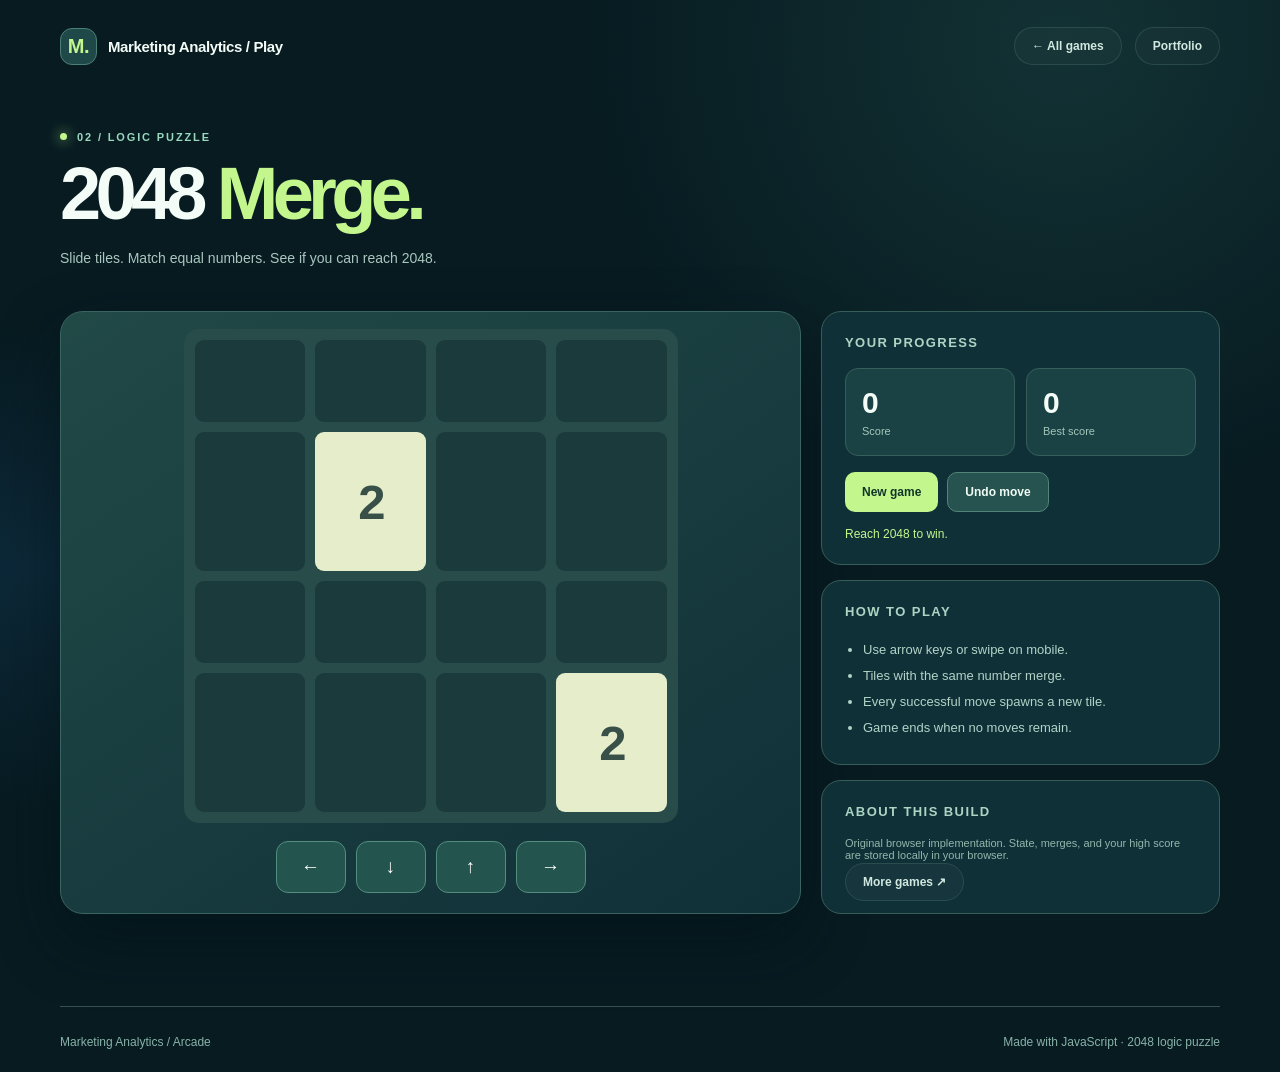
<file: game_2048.html>
<!doctype html><html lang="en"><head><meta charset="utf-8"><meta name="viewport" content="width=device-width,initial-scale=1"><meta name="theme-color" content="#071b21"><title>2048 Merge · Marketing Analytics Arcade</title><link rel="stylesheet" href="./arcade.css"><style>.game2048{margin:0 auto;width:min(100%,494px);aspect-ratio:1;background:#284c49;padding:11px;border-radius:15px;display:grid;grid-template-columns:repeat(4,1fr);gap:10px;touch-action:none;user-select:none}.cell{border-radius:9px;background:#1a3a3c;display:grid;place-items:center;font-size:clamp(25px,5vw,49px);font-weight:850;letter-spacing:-.065em;transition:background .08s;color:#fff}.cell[data-value="2"]{background:#e5edcb;color:#385047}.cell[data-value="4"]{background:#c5e9b7;color:#305044}.cell[data-value="8"]{background:#93d9a6;color:#113b31}.cell[data-value="16"]{background:#5abb9f;color:#fff}.cell[data-value="32"]{background:#60b0c5}.cell[data-value="64"]{background:#f1ac7c;color:#4c3022}.cell[data-value="128"]{background:#ec9c79}.cell[data-value="256"]{background:#e9808f}.cell[data-value="512"]{background:#c28de5}.cell[data-value="1024"]{background:#a9a0fb}.cell[data-value="2048"]{background:#dbf386;color:#294133}.cell[data-value="4096"]{background:#edcf75;color:#453d22}.cell[data-value="8192"]{background:#ffcf84;color:#4d312c}.cell[data-value="16384"]{background:#ffbf80;color:#4d312c}.cell[data-value="32768"]{background:#ffa996;color:#4d312c}.cell[data-value="65536"]{background:#ff8494;color:white}.cell[data-value="128"],.cell[data-value="256"],.cell[data-value="512"]{font-size:clamp(22px,4.4vw,40px)}.cell[data-value="1024"],.cell[data-value="2048"],.cell[data-value="4096"]{font-size:clamp(20px,4vw,37px)}.cell[data-value="8192"],.cell[data-value="16384"],.cell[data-value="32768"],.cell[data-value="65536"]{font-size:clamp(15px,3.2vw,29px)}@media(max-width:500px){.game2048{gap:7px;padding:8px}.cell{border-radius:6px}}</style></head><body><div class="shell"><header class="navbar"><a class="logo" href="./arcade.html"><span class="logo-icon">M.</span> Marketing Analytics / Play</a><div class="links"><a class="nav-link" href="./arcade.html">← All games</a><a class="nav-link" href="./index.html">Portfolio</a></div></header><section class="gamepage"><div class="kicker">02 / Logic puzzle</div><h1>2048 <span style="color:var(--mint)">Merge.</span></h1><p>Slide tiles. Match equal numbers. See if you can reach 2048.</p></section><main class="game-layout"><div class="board-box"><div class="game2048" id="board" role="grid" aria-label="2048 puzzle board"></div><div class="touch-pad" aria-label="On-screen controls"><button data-dir="left" aria-label="Move left">←</button><button data-dir="down" aria-label="Move down">↓</button><button data-dir="up" aria-label="Move up">↑</button><button data-dir="right" aria-label="Move right">→</button></div></div><aside class="panels"><div class="panel"><h2>Your progress</h2><div class="metrics"><div class="metric"><b id="score">0</b><small>Score</small></div><div class="metric"><b id="best">0</b><small>Best score</small></div></div><div class="buttons"><button class="btn" id="new">New game</button><button class="btn secondary" id="undo">Undo move</button></div><p id="notice" aria-live="polite" style="font-size:12px;color:var(--mint);margin:15px 0 0">Combine tiles to grow your score.</p></div><div class="panel"><h2>How to play</h2><ul class="instructions"><li>Use arrow keys or swipe on mobile.</li><li>Tiles with the same number merge.</li><li>Every successful move spawns a new tile.</li><li>Game ends when no moves remain.</li></ul></div><div class="panel"><h2>About this build</h2><p class="note">Original browser implementation. State, merges, and your high score are stored locally in your browser.</p><a class="nav-link" href="./arcade.html">More games ↗</a></div></aside></main><footer class="footer"><span>Marketing Analytics / Arcade</span><span>Made with JavaScript · 2048 logic puzzle</span></footer></div><script>
(()=>{'use strict';const board=document.getElementById('board'),scoreEl=document.getElementById('score'),bestEl=document.getElementById('best'),notice=document.getElementById('notice');let grid=Array(16).fill(0),score=0,best=0,previous=null,won=false,ended=false;try{best=Number(localStorage.getItem('arcade-2048-best'))||0}catch(e){}function newTile(){let empty=grid.map((v,i)=>v?null:i).filter(v=>v!==null);if(empty.length){grid[empty[Math.floor(Math.random()*empty.length)]]=Math.random()<.9?2:4;}}function render(){board.innerHTML='';grid.forEach(v=>{const c=document.createElement('div');c.className='cell';c.dataset.value=v;c.textContent=v||'';c.setAttribute('role','gridcell');c.setAttribute('aria-label',v?String(v):'empty');board.appendChild(c)});scoreEl.textContent=score.toLocaleString();bestEl.textContent=best.toLocaleString()}function getIndices(dir,l){if(dir==='left')return [l*4,l*4+1,l*4+2,l*4+3];if(dir==='right')return [l*4+3,l*4+2,l*4+1,l*4];if(dir==='up')return [l,l+4,l+8,l+12];return [l+12,l+8,l+4,l]}function canMove(){if(grid.includes(0))return true;for(let r=0;r<4;r++)for(let c=0;c<4;c++){const i=r*4+c;if(c<3&&grid[i]===grid[i+1]||r<3&&grid[i]===grid[i+4])return true;}return false;}function move(dir){if(ended)return;const old=grid.slice(),oldScore=score;for(let l=0;l<4;l++){const indices=getIndices(dir,l),line=indices.map(i=>grid[i]).filter(x=>x!==0),out=[];for(let i=0;i<line.length;i++){if(line[i]===line[i+1]){let x=line[i]*2;out.push(x);score+=x;i++;if(x===2048&&!won){won=true;notice.textContent='You made 2048! Keep going if you like.'}}else out.push(line[i]);}indices.forEach((j,k)=>grid[j]=out[k]||0);}if(grid.some((n,i)=>old[i]!==n)){previous={grid:old,score:oldScore};newTile();if(score>best){best=score;try{localStorage.setItem('arcade-2048-best',best)}catch(e){}}if(!canMove()){ended=true;notice.textContent='No more moves. Try a new game!';}else if(!won){notice.textContent='Nice move. Keep merging!';}render()}}function reset(){grid.fill(0);score=0;previous=null;ended=false;won=false;newTile();newTile();notice.textContent='Reach 2048 to win.';render()}document.getElementById('new').addEventListener('click',reset);document.getElementById('undo').addEventListener('click',()=>{if(previous){grid=previous.grid;score=previous.score;previous=null;ended=false;notice.textContent='Last move undone.';render()}});document.querySelectorAll('[data-dir]').forEach(b=>b.addEventListener('click',()=>move(b.dataset.dir)));document.addEventListener('keydown',e=>{const dir={ArrowLeft:'left',ArrowRight:'right',ArrowUp:'up',ArrowDown:'down'}[e.key];if(dir){e.preventDefault();move(dir)}});let start=null;board.addEventListener('touchstart',e=>{start={x:e.touches[0].clientX,y:e.touches[0].clientY}},{passive:true});board.addEventListener('touchend',e=>{if(!start)return;const dx=e.changedTouches[0].clientX-start.x,dy=e.changedTouches[0].clientY-start.y;if(Math.max(Math.abs(dx),Math.abs(dy))>20)move(Math.abs(dx)>Math.abs(dy)?(dx>0?'right':'left'):(dy>0?'down':'up'));start=null},{passive:true});reset()})();
</script></body></html>
</file>
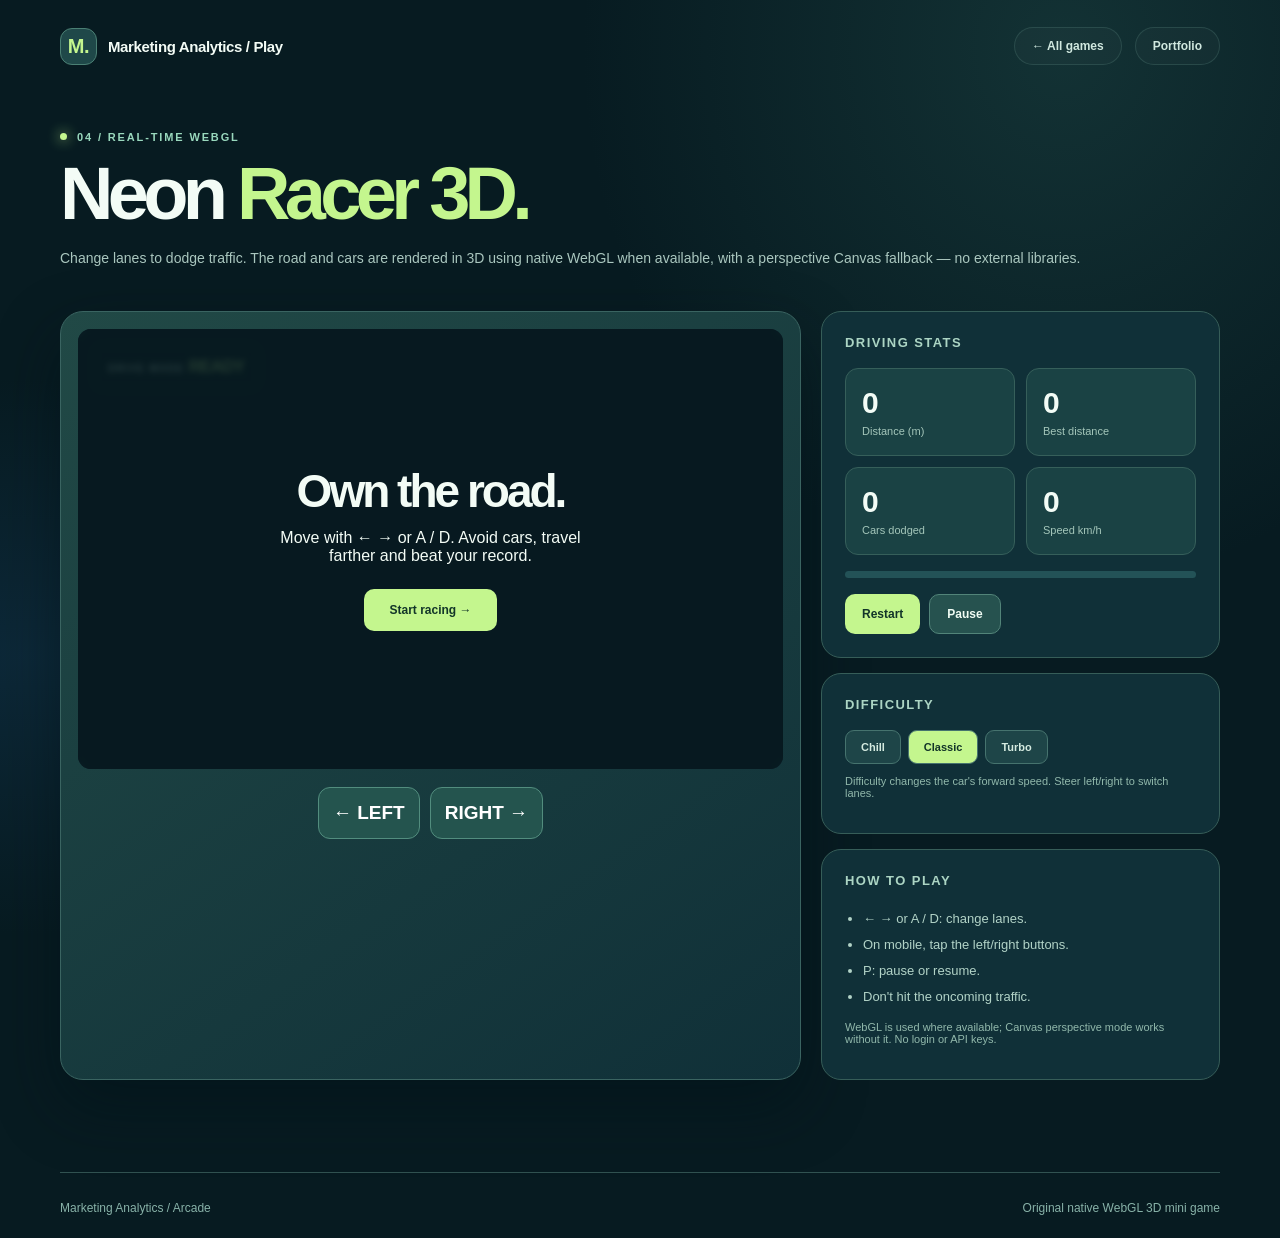
<file: game_racer.html>
<!doctype html><html lang="en"><head><meta charset="utf-8"><meta name="viewport" content="width=device-width,initial-scale=1"><meta name="theme-color" content="#071b21"><title>Neon Racer 3D · Marketing Analytics Arcade</title><link rel="stylesheet" href="./arcade.css"><style>.racer-wrap canvas{width:100%;height:100%;display:block}.speed-select{display:flex;gap:7px;flex-wrap:wrap}.speed-select button{background:#1e4548;border:1px solid #46736e;color:#d5ebe0;font-weight:720;padding:10px 15px;border-radius:9px;font-size:11px}.speed-select button.active{color:#123428;background:var(--mint)}.hud{position:absolute;top:16px;left:16px;z-index:2;color:#d7f8e3;font-weight:750;letter-spacing:.13em;font-size:10px;background:#071c229e;padding:11px 13px;border:1px solid #519e8a55;border-radius:9px}.hud strong{font-size:17px;letter-spacing:-.04em;color:var(--mint)}.progress{height:7px;border-radius:10px;background:#235257;margin:16px 0 4px;overflow:hidden}.progress span{display:block;width:0;height:100%;background:var(--mint);transition:width .2s}</style></head><body><div class="shell"><header class="navbar"><a class="logo" href="./arcade.html"><span class="logo-icon">M.</span> Marketing Analytics / Play</a><div class="links"><a class="nav-link" href="./arcade.html">← All games</a><a class="nav-link" href="./index.html">Portfolio</a></div></header><section class="gamepage"><div class="kicker">04 / Real-time WebGL</div><h1>Neon <span style="color:var(--mint)">Racer 3D.</span></h1><p>Change lanes to dodge traffic. The road and cars are rendered in 3D using native WebGL when available, with a perspective Canvas fallback — no external libraries.</p></section><main class="game-layout"><div class="board-box"><div class="board webgl racer-wrap" id="surface"><canvas id="view" width="960" height="600" aria-label="Real-time 3D car racing game"></canvas><div class="hud" id="hud">DRIVE MODE <strong id="current">READY</strong></div><div class="overlay" id="overlay"><div><h2 id="overlayTitle">Own the road.</h2><p id="overlayText">Move with ← → or A / D. Avoid cars, travel farther and beat your record.</p><button class="btn" id="overlayAction">Start racing →</button></div></div></div><div class="touch-pad"><button id="left" aria-label="Steer left">← LEFT</button><button id="right" aria-label="Steer right">RIGHT →</button></div></div><aside class="panels"><div class="panel"><h2>Driving stats</h2><div class="metrics"><div class="metric"><b id="score">0</b><small>Distance (m)</small></div><div class="metric"><b id="best">0</b><small>Best distance</small></div><div class="metric"><b id="dodged">0</b><small>Cars dodged</small></div><div class="metric"><b id="speed">0</b><small>Speed km/h</small></div></div><div class="progress"><span id="progress"></span></div><div class="buttons"><button class="btn" id="new">Restart</button><button class="btn secondary" id="pause">Pause</button></div></div><div class="panel"><h2>Difficulty</h2><div class="speed-select"><button data-speed="16">Chill</button><button data-speed="24" class="active">Classic</button><button data-speed="34">Turbo</button></div><p class="note">Difficulty changes the car's forward speed. Steer left/right to switch lanes.</p></div><div class="panel"><h2>How to play</h2><ul class="instructions"><li>← → or A / D: change lanes.</li><li>On mobile, tap the left/right buttons.</li><li>P: pause or resume.</li><li>Don't hit the oncoming traffic.</li></ul><p class="note">WebGL is used where available; Canvas perspective mode works without it. No login or API keys.</p></div></aside></main><footer class="footer"><span>Marketing Analytics / Arcade</span><span>Original native WebGL 3D mini game</span></footer></div><script>
(()=>{'use strict';const canvas=document.getElementById('view'),gl=canvas.getContext('webgl',{antialias:true,alpha:false})||canvas.getContext('experimental-webgl'),overlay=document.getElementById('overlay'),title=document.getElementById('overlayTitle'),msg=document.getElementById('overlayText'),action=document.getElementById('overlayAction'),stat=id=>document.getElementById(id);let play=false,paused=false,ended=false,roadSpeed=24,baseSpeed=24,distance=0,dodged=0,best=0,lane=1,playerX=0,travel=0,traffic=[],last=0,frames=0;try{best=+(localStorage.getItem('arcade-racer-best')||0)}catch(e){}if(!gl){
 const c=canvas.getContext('2d');const lanes=[-1,0,1];const rng=()=>Math.floor(Math.random()*3);let ftraffic=[];const cwidth=960,cheight=600;
 function poly(pts,color){c.fillStyle=color;c.beginPath();c.moveTo(...pts[0]);for(let i=1;i<pts.length;i++)c.lineTo(...pts[i]);c.closePath();c.fill()}
 function showFallback(t,m,label){title.textContent=t;msg.textContent=m;action.textContent=label;overlay.hidden=false}
 function project(z){const d=Math.min(1,Math.max(0,(z+200)/221));const y=195+Math.pow(d,1.65)*450,w=42+Math.pow(d,1.4)*540;return {y,w,d}}
 function car2d(x,z,color,player=false){const v=project(z);if(v.y<190||v.y>725)return;const cx=480+x*v.w*.30, h=Math.max(5,95*v.d*v.d),w=Math.max(6,68*v.d*v.d);c.save();c.translate(cx,v.y);poly([[-w*.49,0],[w*.49,0],[w*.42,-h*.76],[-w*.42,-h*.76]],color);poly([[-w*.33,-h*.7],[w*.33,-h*.7],[w*.24,-h*.94],[-w*.24,-h*.94]],'#1a4757');c.fillStyle=player?'#f0ffe4':'#ffe7ad';c.fillRect(-w*.40,-h*.20,w*.18,h*.1);c.fillRect(w*.22,-h*.20,w*.18,h*.1);c.fillStyle='#102329';c.fillRect(-w*.55,-h*.30,w*.14,h*.27);c.fillRect(w*.41,-h*.30,w*.14,h*.27);c.restore()}
 function fallbackRender(){const W=cwidth,H=cheight;canvas.width=W;canvas.height=H;const sky=c.createLinearGradient(0,0,0,360);sky.addColorStop(0,'#102b3d');sky.addColorStop(1,'#386b65');c.fillStyle=sky;c.fillRect(0,0,W,H);c.fillStyle='#163d45';for(let i=0;i<15;i++){const x=(i*83)%W,h=25+(i*31)%125;c.fillRect(x,195-h,46,h)}c.fillStyle='#205047';c.fillRect(0,195,W,405);poly([[435,195],[525,195],[970,600],[-10,600]],'#263942');poly([[431,195],[436,195],[9,600],[-10,600]],'#ffbc90');poly([[524,195],[529,195],[970,600],[952,600]],'#ffbc90');
 for(let i=0;i<23;i++){let z=-195+i*12+(travel%12),a=project(z),b=project(z+5);if(a.y<196||b.y>600)continue;for(const k of [-1,1]){const x1=480+k*a.w*.34,x2=480+k*b.w*.34;poly([[x1-1,a.y],[x1+1,a.y],[x2+Math.max(2,b.d*5),b.y],[x2-Math.max(2,b.d*5),b.y]],'#b9d6c6')}}
 for(let i=0;i<8;i++){let z=-185+i*30+(travel%30);const a=project(z),m=a.w;const h=10+70*a.d;c.fillStyle=i%2?'#316167':'#214850';c.fillRect(480-m-75,a.y-h,70*a.d+15,h);c.fillRect(480+m+16,a.y-h,70*a.d+15,h)}
 const visible=ftraffic.filter(o=>o.z>-195&&o.z<19).sort((a,b)=>a.z-b.z);visible.forEach(o=>car2d(lanes[o.lane],o.z,o.color));car2d(playerX/3.3,5.1,'#c4fa94',true);c.fillStyle='#a3efc5';c.font='700 18px Arial';c.fillText('PERSPECTIVE MODE',22,33)}
 function newCar(){return {lane:rng(),z:-150-Math.random()*130,color:['#ff9a83','#b4aaff','#ffcd8c'][rng()],counted:false}}
 function metrics(){stat('score').textContent=Math.floor(distance);stat('best').textContent=Math.floor(best);stat('dodged').textContent=dodged;stat('speed').textContent=play&&!paused?Math.round(roadSpeed*5.5):0;stat('progress').style.width=((distance%1000)/10)+'%';stat('current').textContent=ended?'CRASHED':paused?'PAUSED':play?'GO!':'READY'}
 function resetFallback(){play=true;paused=false;ended=false;distance=0;dodged=0;lane=1;playerX=0;travel=0;roadSpeed=baseSpeed;ftraffic=Array.from({length:7},(_,i)=>({...newCar(),z:-75-i*38}));last=performance.now();overlay.hidden=true;stat('pause').textContent='Pause';metrics();requestAnimationFrame(tickFallback)}
 function steerFallback(d){if(play&&!paused)lane=Math.max(0,Math.min(2,lane+d))}
 function pauseFallback(){if(ended||!play)return;paused=!paused;stat('pause').textContent=paused?'Resume':'Pause';if(paused)showFallback('Paused','Your race is safely paused.','Resume →');else{overlay.hidden=true;last=performance.now()}metrics()}
 function tickFallback(t){if(!play)return;const dt=Math.min((t-last)/1000,.05);last=t;if(!paused){distance+=roadSpeed*dt*.72;travel+=roadSpeed*dt;roadSpeed=baseSpeed+Math.min(13,distance/450);playerX+=([-3.3,0,3.3][lane]-playerX)*Math.min(1,dt*11);for(let o of ftraffic){o.z+=roadSpeed*dt;if(!o.counted&&o.z>7.2){dodged++;o.counted=true}if(Math.abs(o.z-5.1)<2.55&&Math.abs([-3.3,0,3.3][o.lane]-playerX)<1.55){play=false;ended=true;if(distance>best){best=distance;try{localStorage.setItem('arcade-racer-best',best)}catch(e){}}showFallback('Race over','You traveled '+Math.floor(distance)+' meters and passed '+dodged+' cars.','Try again →');break}if(o.z>20)Object.assign(o,newCar())}metrics()}fallbackRender();if(play)requestAnimationFrame(tickFallback)}
 document.addEventListener('keydown',e=>{const k=e.key.toLowerCase();if(['ArrowLeft','ArrowRight','a','d','p'].includes(e.key)||['a','d','p'].includes(k))e.preventDefault();if(e.key==='ArrowLeft'||k==='a')steerFallback(-1);if(e.key==='ArrowRight'||k==='d')steerFallback(1);if(k==='p')pauseFallback()});
 stat('left').addEventListener('click',()=>steerFallback(-1));stat('right').addEventListener('click',()=>steerFallback(1));stat('new').addEventListener('click',resetFallback);stat('pause').addEventListener('click',pauseFallback);action.addEventListener('click',()=>paused?pauseFallback():resetFallback());document.querySelectorAll('[data-speed]').forEach(b=>b.addEventListener('click',()=>{baseSpeed=+b.dataset.speed;document.querySelectorAll('[data-speed]').forEach(c=>c.classList.toggle('active',b===c))}));let sx=null;canvas.addEventListener('touchstart',e=>{sx=e.touches[0].clientX},{passive:true});canvas.addEventListener('touchend',e=>{if(sx!==null&&Math.abs(e.changedTouches[0].clientX-sx)>26)steerFallback(Math.sign(e.changedTouches[0].clientX-sx));sx=null},{passive:true});metrics();fallbackRender();return;}
function shader(type,source){const s=gl.createShader(type);gl.shaderSource(s,source);gl.compileShader(s);if(!gl.getShaderParameter(s,gl.COMPILE_STATUS))throw Error(gl.getShaderInfoLog(s));return s}let program;try{program=gl.createProgram();gl.attachShader(program,shader(gl.VERTEX_SHADER,'attribute vec3 aPosition; attribute vec3 aColor; uniform mat4 uViewProjection; varying vec3 vColor; void main(){gl_Position=uViewProjection*vec4(aPosition,1.0); vColor=aColor;}'));gl.attachShader(program,shader(gl.FRAGMENT_SHADER,'precision mediump float; varying vec3 vColor;void main(){gl_FragColor=vec4(vColor,1.0);}'));gl.linkProgram(program);if(!gl.getProgramParameter(program,gl.LINK_STATUS))throw Error(gl.getProgramInfoLog(program))}catch(e){title.textContent='3D could not load';msg.textContent=String(e);action.disabled=true;return;}gl.useProgram(program);const posLoc=gl.getAttribLocation(program,'aPosition'),colorLoc=gl.getAttribLocation(program,'aColor'),vpLoc=gl.getUniformLocation(program,'uViewProjection');const vertices=gl.createBuffer(),stride=6*4;gl.bindBuffer(gl.ARRAY_BUFFER,vertices);gl.enableVertexAttribArray(posLoc);gl.vertexAttribPointer(posLoc,3,gl.FLOAT,false,stride,0);gl.enableVertexAttribArray(colorLoc);gl.vertexAttribPointer(colorLoc,3,gl.FLOAT,false,stride,12);gl.enable(gl.DEPTH_TEST);gl.disable(gl.CULL_FACE);gl.clearColor(.045,.102,.142,1);const colors={road:[.14,.24,.28],ground:[.08,.2,.21],mark:[.74,.94,.81],rail:[.27,.72,.64],player:[.72,.98,.54],traffic1:[.96,.47,.42],traffic2:[.6,.65,.98],traffic3:[.99,.7,.39],glass:[.1,.31,.41],wheel:[.07,.12,.15],light:[.99,.96,.77],building:[.11,.26,.32]};let data=[];const shaded=(c,v)=>c.map(z=>Math.max(0,Math.min(1,z*v)));function quad(a,b,c,d,col){for(const v of [a,b,c,a,c,d])data.push(v[0],v[1],v[2],col[0],col[1],col[2]);}function box(x,y,z,w,h,d,col){const l=x-w/2,r=x+w/2,b=y-h/2,t=y+h/2,n=z-d/2,f=z+d/2;quad([l,t,n],[r,t,n],[r,t,f],[l,t,f],shaded(col,1.14));quad([l,b,f],[r,b,f],[r,b,n],[l,b,n],shaded(col,.66));quad([l,b,f],[l,t,f],[r,t,f],[r,b,f],shaded(col,1));quad([r,b,n],[r,t,n],[l,t,n],[l,b,n],shaded(col,.8));quad([l,b,n],[l,t,n],[l,t,f],[l,b,f],shaded(col,.77));quad([r,b,f],[r,t,f],[r,t,n],[r,b,n],shaded(col,.92));}function cubeCar(x,z,col,enemy=false){box(x,.52,z,1.65,.55,3.0,col);box(x,1.07,z+.18,1.22,.52,1.43,shaded(col,.83));box(x,1.25,z-.48,1.18,.12,.08,colors.glass);box(x-.95,.24,z-.92,.25,.42,.52,colors.wheel);box(x+.95,.24,z-.92,.25,.42,.52,colors.wheel);box(x-.95,.24,z+.94,.25,.42,.52,colors.wheel);box(x+.95,.24,z+.94,.25,.42,.52,colors.wheel);box(x-.47,.46,z-(enemy?1.53:-1.53),.42,.15,.04,enemy?colors.traffic1:colors.light);box(x+.47,.46,z-(enemy?1.53:-1.53),.42,.15,.04,enemy?colors.traffic1:colors.light);}function perspective(fov,aspect,n,f){let k=1/Math.tan(fov/2),out=new Float32Array(16);out[0]=k/aspect;out[5]=k;out[10]=(f+n)/(n-f);out[11]=-1;out[14]=2*f*n/(n-f);return out}function lookAt(eye,center,up){const normalize=v=>{const d=Math.hypot(...v)||1;return v.map(a=>a/d)},cross=(a,b)=>[a[1]*b[2]-a[2]*b[1],a[2]*b[0]-a[0]*b[2]],dot=(a,b)=>a.reduce((p,v,i)=>p+v*b[i],0);const z=normalize(eye.map((v,i)=>v-center[i])),x=normalize(cross(up,z)),y=cross(z,x);return new Float32Array([x[0],y[0],z[0],0,x[1],y[1],z[1],0,x[2],y[2],z[2],0,-dot(x,eye),-dot(y,eye),-dot(z,eye),1])}function mul(a,b){const o=new Float32Array(16);for(let c=0;c<4;c++)for(let r=0;r<4;r++)for(let k=0;k<4;k++)o[c*4+r]+=a[k*4+r]*b[c*4+k];return o}function frameGeom(){data=[];box(0,-.36,-115,120,.08,330,colors.ground);box(0,-.255,-115,10.6,.12,330,colors.road);box(-5.35,-.15,-115,.16,.1,330,colors.rail);box(5.35,-.15,-115,.16,.1,330,colors.rail);const offset=(travel%16);for(let z=-265+offset;z<19;z+=16){box(-1.77,-.175,z,.16,.025,7.4,colors.mark);box(1.77,-.175,z,.16,.025,7.4,colors.mark)}for(let i=0;i<31;i++){const z=-245+i*9+travel%9;const h=(i*17%9+4)*.73;box(-9-(i%3)*2.3,h/2-.25,z,2.2,h,4,shaded(colors.building,i%2?.9:1.15));box(9+(i%4)*2.2,h/2-.25,z,2.4,h,4,shaded(colors.building,i%3?.75:1.25))}traffic.forEach(o=>cubeCar([-3.3,0,3.3][o.lane],o.z,o.col,true));cubeCar(playerX,5.1,colors.player);return new Float32Array(data)}function render(){const rect=canvas.getBoundingClientRect(),scale=Math.min(window.devicePixelRatio||1,2),w=Math.max(1,Math.round(rect.width*scale)),h=Math.max(1,Math.round(rect.height*scale));if(canvas.width!==w||canvas.height!==h){canvas.width=w;canvas.height=h}gl.viewport(0,0,w,h);gl.clear(gl.COLOR_BUFFER_BIT|gl.DEPTH_BUFFER_BIT);const vp=mul(perspective(Math.PI/3.4,w/h,.1,400),lookAt([playerX*.20,5.7,16.4],[0,.22,-39],[0,1,0]));gl.uniformMatrix4fv(vpLoc,false,vp);const arr=frameGeom();gl.bindBuffer(gl.ARRAY_BUFFER,vertices);gl.bufferData(gl.ARRAY_BUFFER,arr,gl.DYNAMIC_DRAW);gl.vertexAttribPointer(posLoc,3,gl.FLOAT,false,stride,0);gl.vertexAttribPointer(colorLoc,3,gl.FLOAT,false,stride,12);gl.drawArrays(gl.TRIANGLES,0,arr.length/6);}function newTraffic(){let l=Math.floor(Math.random()*3);return {lane:l,z:-130-Math.random()*145,col:[colors.traffic1,colors.traffic2,colors.traffic3][Math.floor(Math.random()*3)],counted:false}}function updateStats(){stat('score').textContent=Math.floor(distance);stat('best').textContent=Math.floor(best);stat('dodged').textContent=dodged;stat('speed').textContent=play&&!paused?Math.round(roadSpeed*5.5):0;stat('progress').style.width=Math.min((distance%1000)/10,100)+'%';stat('current').textContent=ended?'CRASHED':paused?'PAUSED':play?'GO!':'READY'}function show(t,m,label){title.textContent=t;msg.textContent=m;action.textContent=label;overlay.hidden=false}function crash(){play=false;ended=true;if(distance>best){best=distance;try{localStorage.setItem('arcade-racer-best',best)}catch(e){}}show('Race over','You reached '+Math.floor(distance)+' meters and passed '+dodged+' cars. Ready for another run?','Try again →');updateStats()}function reset(){play=true;paused=false;ended=false;distance=0;dodged=0;lane=1;playerX=0;travel=0;roadSpeed=baseSpeed;traffic=Array.from({length:7},(_,i)=>({...newTraffic(),z:-75-i*38}));last=performance.now();overlay.hidden=true;stat('pause').textContent='Pause';updateStats();requestAnimationFrame(tick)}function steer(d){if(!play||paused)return;lane=Math.max(0,Math.min(2,lane+d));}function pause(){if(ended||!play)return;paused=!paused;stat('pause').textContent=paused?'Resume':'Pause';if(paused){show('Paused','Take your time. Traffic is frozen.','Resume →')}else{overlay.hidden=true;last=performance.now()}updateStats()}function tick(now){if(!play)return;const dt=Math.min((now-last)/1000,.05);last=now;if(!paused){distance+=roadSpeed*dt*.72;travel+=roadSpeed*dt;roadSpeed=baseSpeed+Math.min(13,distance/450);playerX+=([-3.3,0,3.3][lane]-playerX)*Math.min(1,dt*11);for(let o of traffic){o.z+=roadSpeed*dt;if(!o.counted&&o.z>7.2){o.counted=true;dodged++}if(Math.abs(o.z-5.1)<2.55&&Math.abs([-3.3,0,3.3][o.lane]-playerX)<1.55){crash();break}if(o.z>20){Object.assign(o,newTraffic())}}updateStats()}render();if(play)requestAnimationFrame(tick)}document.addEventListener('keydown',e=>{if(['ArrowLeft','ArrowRight','a','d','A','D','p','P'].includes(e.key))e.preventDefault();if(e.key==='ArrowLeft'||e.key.toLowerCase()==='a')steer(-1);if(e.key==='ArrowRight'||e.key.toLowerCase()==='d')steer(1);if(e.key.toLowerCase()==='p')pause()});stat('left').addEventListener('click',()=>steer(-1));stat('right').addEventListener('click',()=>steer(1));stat('new').addEventListener('click',reset);stat('pause').addEventListener('click',pause);action.addEventListener('click',()=>paused?pause():reset());document.querySelectorAll('[data-speed]').forEach(b=>b.addEventListener('click',()=>{baseSpeed=+b.dataset.speed;document.querySelectorAll('[data-speed]').forEach(c=>c.classList.toggle('active',b===c));if(!play)roadSpeed=baseSpeed}));let startX=null;canvas.addEventListener('touchstart',e=>{startX=e.touches[0].clientX},{passive:true});canvas.addEventListener('touchend',e=>{if(startX===null)return;const delta=e.changedTouches[0].clientX-startX;if(Math.abs(delta)>26)steer(Math.sign(delta));startX=null},{passive:true});updateStats();render();})();
</script></body></html>
</file>
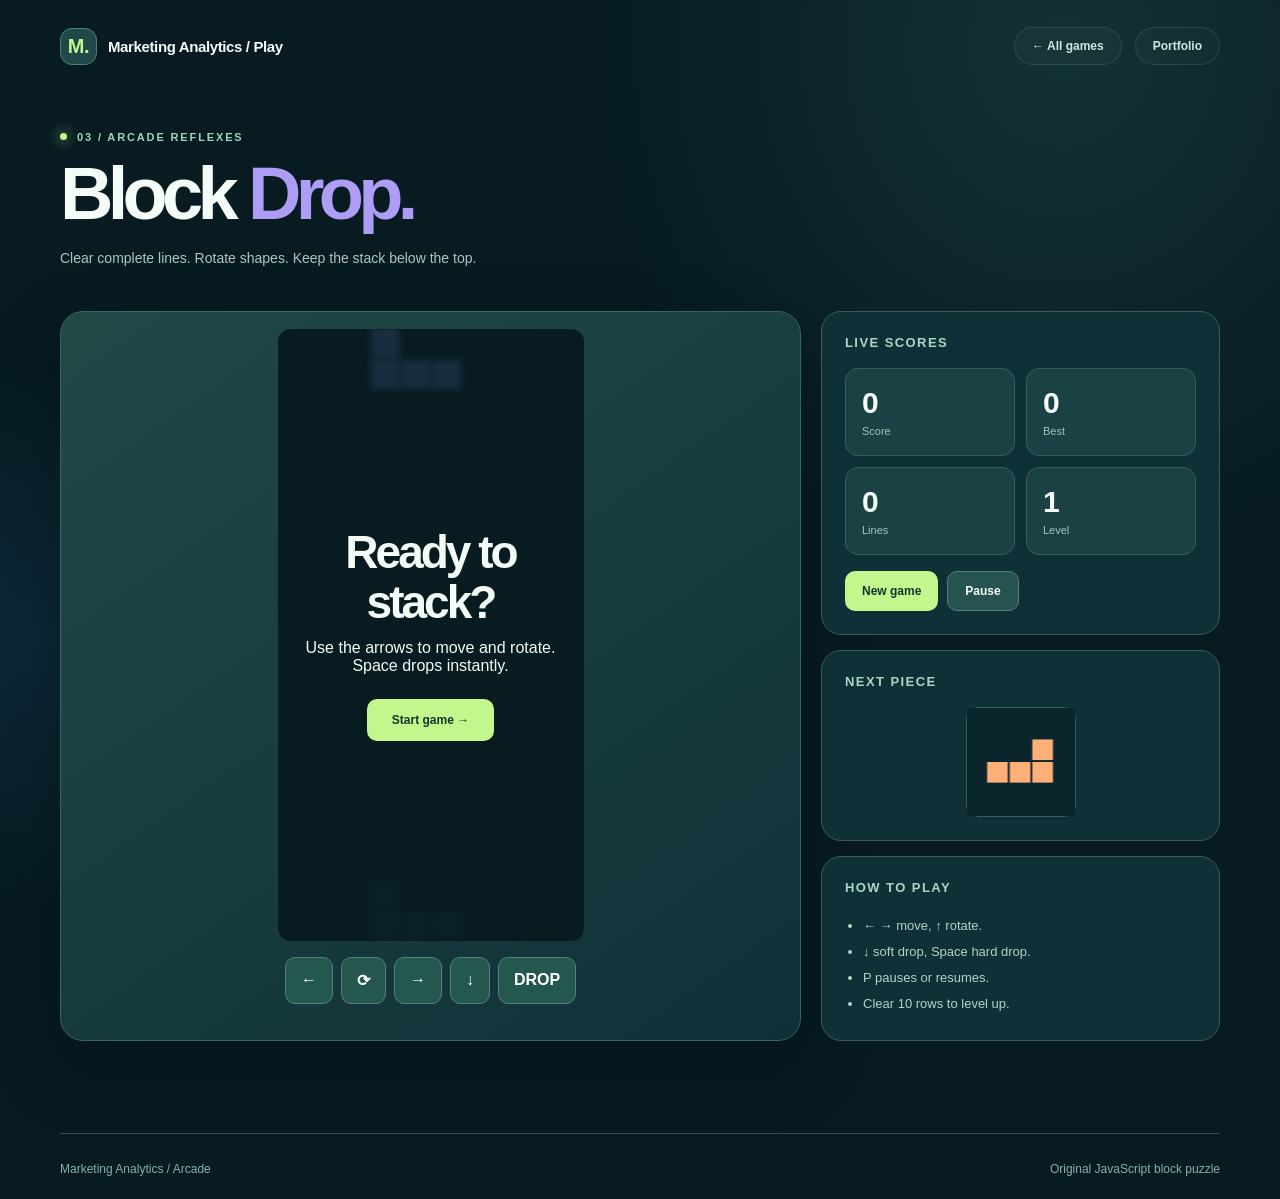
<file: game_tetris.html>
<!doctype html><html lang="en"><head><meta charset="utf-8"><meta name="viewport" content="width=device-width,initial-scale=1"><meta name="theme-color" content="#071b21"><title>Block Drop · Marketing Analytics Arcade</title><link rel="stylesheet" href="./arcade.css"><style>.tetris-display{height:min(68vh,650px);max-height:650px;aspect-ratio:1/2;margin:0 auto;position:relative}.tetris-display canvas{height:100%!important;width:auto!important;max-width:100%;margin:auto;border-radius:9px}.previewbox{height:110px;width:110px;margin:0 auto;background:#0b252c;border-radius:12px;border:1px solid #38615b}.previewbox canvas{width:100%;height:100%}.keyset{display:flex;justify-content:center;gap:8px;padding:16px 0 0;flex-wrap:wrap}.keyset button{border:1px solid #518477;background:#24574e;color:#fff;border-radius:10px;padding:13px 15px;font-weight:820;font-size:16px;touch-action:manipulation;user-select:none}.keyset button:active{background:var(--mint);color:#103526}.board-box{display:flex;flex-direction:column}@media(max-width:650px){.tetris-display{height:min(65vh,590px)}} </style></head><body><div class="shell"><header class="navbar"><a class="logo" href="./arcade.html"><span class="logo-icon">M.</span> Marketing Analytics / Play</a><div class="links"><a class="nav-link" href="./arcade.html">← All games</a><a class="nav-link" href="./index.html">Portfolio</a></div></header><section class="gamepage"><div class="kicker">03 / Arcade reflexes</div><h1>Block <span style="color:var(--violet)">Drop.</span></h1><p>Clear complete lines. Rotate shapes. Keep the stack below the top.</p></section><main class="game-layout"><section class="board-box"><div class="tetris-display"><div class="board" style="height:100%;aspect-ratio:1/2"><canvas id="board" width="300" height="600" aria-label="Playable Tetris board"></canvas><div class="overlay" id="overlay"><div><h2 id="overlayTitle">Ready to stack?</h2><p id="overlayText">Use the arrows to move and rotate. Space drops instantly.</p><button class="btn" id="overlayAction">Start game →</button></div></div></div></div><div class="keyset" aria-label="Touch controls"><button id="left" aria-label="Move left">←</button><button id="turn" aria-label="Rotate">⟳</button><button id="right" aria-label="Move right">→</button><button id="down" aria-label="Move down">↓</button><button id="hard" aria-label="Hard drop">DROP</button></div></section><aside class="panels"><div class="panel"><h2>Live scores</h2><div class="metrics"><div class="metric"><b id="score">0</b><small>Score</small></div><div class="metric"><b id="best">0</b><small>Best</small></div><div class="metric"><b id="lines">0</b><small>Lines</small></div><div class="metric"><b id="level">1</b><small>Level</small></div></div><div class="buttons"><button class="btn" id="new">New game</button><button class="btn secondary" id="pause">Pause</button></div></div><div class="panel"><h2>Next piece</h2><div class="previewbox"><canvas id="next" width="110" height="110" aria-label="Next Tetris piece"></canvas></div></div><div class="panel"><h2>How to play</h2><ul class="instructions"><li>← → move, ↑ rotate.</li><li>↓ soft drop, Space hard drop.</li><li>P pauses or resumes.</li><li>Clear 10 rows to level up.</li></ul></div></aside></main><footer class="footer"><span>Marketing Analytics / Arcade</span><span>Original JavaScript block puzzle</span></footer></div><script>
(()=>{'use strict';const canvas=document.getElementById('board'),ctx=canvas.getContext('2d'),nextCtx=document.getElementById('next').getContext('2d'),overlay=document.getElementById('overlay'),title=document.getElementById('overlayTitle'),sub=document.getElementById('overlayText'),act=document.getElementById('overlayAction');const W=10,H=20,S=30;const shapes=[[[1,1,1,1]],[[1,0,0],[1,1,1]],[[0,0,1],[1,1,1]],[[1,1],[1,1]],[[0,1,1],[1,1,0]],[[0,1,0],[1,1,1]],[[1,1,0],[0,1,1]]];const colors=['#67d7d1','#799ded','#ffb079','#f1d77c','#88d6a1','#b7a0f8','#ed8b9c'];let field,piece,nextPiece,score,lines,level,best=0,playing=false,paused=false,gameover=false,last=0,accum=0;try{best=+(localStorage.getItem('arcade-block-best')||0)}catch(e){}const clone=a=>a.map(row=>row.slice()), rand=()=>Math.floor(Math.random()*7);function make(i=rand()){return {shape:clone(shapes[i]),x:3,y:0,color:i}}function reset(){field=Array.from({length:H},()=>Array(W).fill(-1));piece=make();nextPiece=make();score=0;lines=0;level=1;gameover=false;paused=false;accum=0;playing=true;last=performance.now();overlay.hidden=true;update();requestAnimationFrame(frame)}function collides(p,dx=0,dy=0,s=p.shape){for(let y=0;y<s.length;y++)for(let x=0;x<s[y].length;x++){if(!s[y][x])continue;const xx=p.x+x+dx,yy=p.y+y+dy;if(xx<0||xx>=W||yy>=H||yy>=0&&field[yy][xx]!==-1)return true;}return false}function lock(){piece.shape.forEach((row,y)=>row.forEach((v,x)=>{if(v){let yy=piece.y+y;if(yy>=0&&yy<H)field[yy][piece.x+x]=piece.color}}));let cleared=0;for(let y=H-1;y>=0;y--){if(field[y].every(v=>v!==-1)){field.splice(y,1);field.unshift(Array(W).fill(-1));cleared++;y++}}if(cleared){score+=[0,100,300,500,800][cleared]*level;lines+=cleared;level=Math.floor(lines/10)+1;}piece=nextPiece;piece.x=Math.floor((W-piece.shape[0].length)/2);piece.y=0;nextPiece=make();if(collides(piece)){playing=false;gameover=true;show('Game over','Nice run! Try to beat your score.','Play again')}if(score>best){best=score;try{localStorage.setItem('arcade-block-best',best)}catch(e){}}update();}function down(){if(!playing||paused)return;if(!collides(piece,0,1)){piece.y++;score+=1;}else lock();update();draw()}function move(dx){if(playing&&!paused&&!collides(piece,dx,0)){piece.x+=dx;draw()}}function rotate(){if(!playing||paused)return;const a=piece.shape;const turned=Array.from({length:a[0].length},(_,y)=>Array.from({length:a.length},(_,x)=>a[a.length-x-1][y]));for(const dx of [0,-1,1,-2,2]){if(!collides(piece,dx,0,turned)){piece.x+=dx;piece.shape=turned;draw();return}}}function hard(){if(!playing||paused)return;let n=0;while(!collides(piece,0,1)){piece.y++;n++;}score+=n*2;lock();draw()}function show(t,desc,label){title.textContent=t;sub.textContent=desc;act.textContent=label;overlay.hidden=false}function togglePause(){if(gameover||!playing)return;paused=!paused;if(paused)show('Paused','Press P to continue, or use the button below.','Resume');else{overlay.hidden=true;last=performance.now()}document.getElementById('pause').textContent=paused?'Resume':'Pause'}function update(){for(let k of ['score','best','lines','level'])document.getElementById(k).textContent=({score,best,lines,level})[k];drawNext()}function cell(c,x,y,color,alpha=1){c.globalAlpha=alpha;c.fillStyle=color;c.fillRect(x*S+1,y*S+1,S-2,S-2);c.fillStyle='#ffffff33';c.fillRect(x*S+3,y*S+3,S-6,4);c.globalAlpha=1}function draw(){ctx.fillStyle='#0c262c';ctx.fillRect(0,0,300,600);ctx.strokeStyle='#4165663b';ctx.lineWidth=1;for(let x=0;x<=W;x++){ctx.beginPath();ctx.moveTo(x*S,0);ctx.lineTo(x*S,H*S);ctx.stroke()}for(let y=0;y<=H;y++){ctx.beginPath();ctx.moveTo(0,y*S);ctx.lineTo(W*S,y*S);ctx.stroke()}for(let y=0;y<H;y++)for(let x=0;x<W;x++)if(field[y][x]>=0)cell(ctx,x,y,colors[field[y][x]]);if(piece){let ghost={...piece,y:piece.y};while(!collides(ghost,0,1))ghost.y++;ghost.shape.forEach((row,y)=>row.forEach((v,x)=>{if(v&&ghost.y+y>=0)cell(ctx,ghost.x+x,ghost.y+y,colors[ghost.color],.2)}));piece.shape.forEach((row,y)=>row.forEach((v,x)=>{if(v&&piece.y+y>=0)cell(ctx,piece.x+x,piece.y+y,colors[piece.color])}))}}function drawNext(){nextCtx.fillStyle='#0b252c';nextCtx.fillRect(0,0,110,110);if(!nextPiece)return;const s=23,xx=(110-nextPiece.shape[0].length*s)/2,yy=(110-nextPiece.shape.length*s)/2;nextPiece.shape.forEach((r,y)=>r.forEach((v,x)=>{if(v){nextCtx.fillStyle=colors[nextPiece.color];nextCtx.fillRect(xx+x*s,yy+y*s,s-2,s-2)}}))}function frame(ts){if(!playing||gameover)return;if(!paused){accum+=Math.min(ts-last,60);const interval=Math.max(90,760-(level-1)*57);if(accum>=interval){accum=0;if(!collides(piece,0,1))piece.y++;else lock();}draw()}last=ts;if(playing)requestAnimationFrame(frame)}document.addEventListener('keydown',e=>{const key=e.key;if(['ArrowLeft','ArrowRight','ArrowUp','ArrowDown',' ','p','P'].includes(key))e.preventDefault();if(key==='ArrowLeft')move(-1);else if(key==='ArrowRight')move(1);else if(key==='ArrowUp')rotate();else if(key==='ArrowDown')down();else if(key===' ')hard();else if(key.toLowerCase()==='p')togglePause()});['left','right','turn','down','hard'].forEach(id=>document.getElementById(id).addEventListener('click',({currentTarget})=>{if(id==='left')move(-1);if(id==='right')move(1);if(id==='turn')rotate();if(id==='down')down();if(id==='hard')hard()}));document.getElementById('new').addEventListener('click',reset);document.getElementById('pause').addEventListener('click',togglePause);act.addEventListener('click',()=>paused?togglePause():reset());field=Array.from({length:H},()=>Array(W).fill(-1));piece=make();nextPiece=make();score=0;lines=0;level=1;update();draw()})();
</script></body></html>
</file>
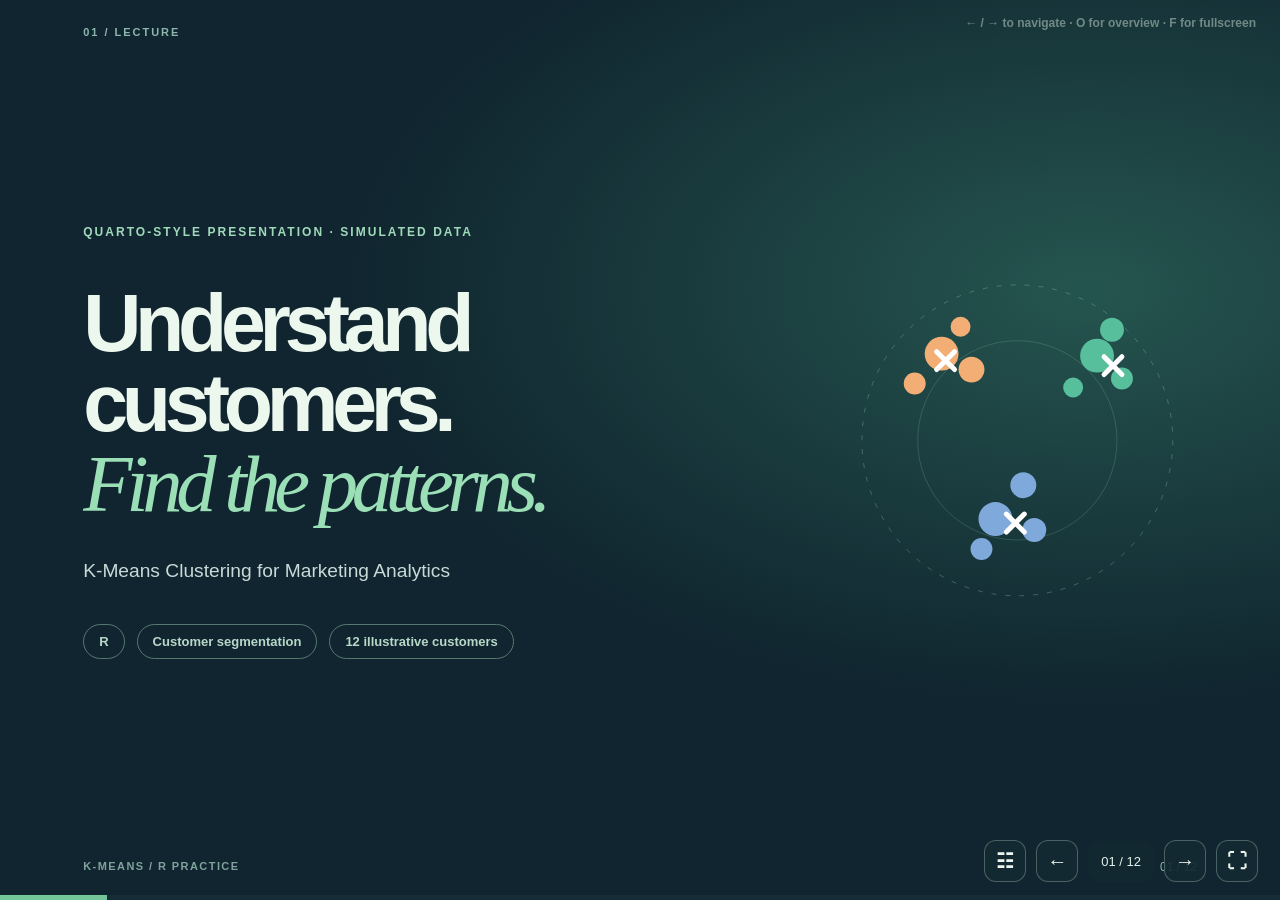
<file: kmeans_presentation.html>
<!doctype html><html lang="en"><head><meta charset="utf-8"><meta name="viewport" content="width=device-width, initial-scale=1"><meta name="theme-color" content="#10252f"><meta name="description" content="K-Means clustering presentation: a marketing analytics practice project using simulated customer preference data."><title>K-Means Clustering — Marketing Analytics Slides</title><style>
:root{--ink:#1a333a;--dark:#10252f;--mint:#c8eddb;--forest:#367d70;--soft:#f7faf7;--line:#e2ece7;--amber:#f2ae75;--blue:#80a9db}*{box-sizing:border-box}html,body{margin:0;width:100%;height:100%;background:#0a1920;font-family:Inter,-apple-system,BlinkMacSystemFont,"Segoe UI",Arial,sans-serif;color:var(--ink);overflow:hidden;-webkit-font-smoothing:antialiased}button,a{font:inherit}button{cursor:pointer}a{color:inherit}button:focus-visible,a:focus-visible{outline:3px solid #91e0b2;outline-offset:3px}#deck{position:relative;width:100%;height:100%;overflow:hidden}.slide{display:none;position:absolute;inset:0;background:var(--soft);overflow:auto;padding:clamp(30px,5vw,76px) clamp(28px,6.5vw,110px) 80px}.slide.active{display:block;animation:slidefade .28s ease}.slide.dark{background:radial-gradient(ellipse at 85% 32%,#25554f 0,transparent 48%),var(--dark);color:#ecf7ee}@keyframes slidefade{from{opacity:.6;transform:translateY(8px)}to{opacity:1;transform:translateY(0)}}.slide-inner{max-width:1380px;margin:auto;height:100%;min-height:640px;display:flex;flex-direction:column;justify-content:center;position:relative}.slide-head{position:absolute;top:clamp(18px,2vw,30px);left:clamp(28px,6.5vw,110px);font-size:11px;text-transform:uppercase;letter-spacing:.18em;font-weight:800;color:#81918e}.dark .slide-head{color:#8db7ad}.slide-foot{position:absolute;bottom:28px;left:clamp(28px,6.5vw,110px);font-size:11px;letter-spacing:.13em;font-weight:800;color:#a5b4ad}.dark .slide-foot{color:#80a29d}.slide-number{position:absolute;right:clamp(28px,6.5vw,110px);bottom:26px;color:#a5b4ad;font-size:12px;font-variant-numeric:tabular-nums}.dark .slide-number{color:#8db7ad}.kicker{color:#3c8d74;font-weight:800;text-transform:uppercase;font-size:12px;letter-spacing:.2em;margin-bottom:20px}.dark .kicker{color:#8de1af}h1,h2,h3,p{margin-top:0}h1{font-size:clamp(56px,6.3vw,104px);line-height:.99;letter-spacing:-.078em;font-weight:740;margin-bottom:32px}h1 em,.serif{font-family:Georgia,serif;font-style:italic;font-weight:400;color:#388979}.dark h1 em,.dark .serif{color:#9bdfb7}h2{font-size:clamp(40px,4.6vw,80px);line-height:1.04;letter-spacing:-.066em;max-width:1200px;margin-bottom:32px}h3{font-size:25px;letter-spacing:-.045em;line-height:1.18}.lead{font-size:clamp(17px,1.5vw,23px);line-height:1.58;color:#576c70;max-width:700px}.dark .lead{color:#c6dbd8}.muted{font-size:19px;line-height:1.6;color:#6c7d80}.muted.small{font-size:15px}.covergrid{display:grid;grid-template-columns:1.35fr .65fr;align-items:center;gap:10px}.cover-eyebrow{font-size:12px;letter-spacing:.17em;font-weight:850;color:#a0dabb;margin-bottom:45px}.cover-tags{display:flex;flex-wrap:wrap;gap:12px;margin-top:38px}.cover-tags span{border:1px solid #56796f;color:#b7d8c8;padding:9px 15px;border-radius:30px;font-weight:650;font-size:13px}.coverviz svg{width:100%;height:auto;max-height:580px}.twocol{display:grid;grid-template-columns:1.05fr 1fr;gap:80px;align-items:center}.two-cards{display:grid;grid-template-columns:1fr 1fr;gap:20px}.mini-case{padding:35px 26px;background:white;border-radius:24px;box-shadow:0 18px 55px #0a28240b;border:1px solid var(--line);min-height:250px}.case-icon{display:grid;place-items:center;background:#e8f7ec;color:#278569;font-weight:800;font-size:46px;border-radius:17px;width:80px;height:80px;margin-bottom:38px}.mini-case:nth-child(2) .case-icon{color:#c08352;background:#fff1e7}.mini-case p{color:#6b7c7c;line-height:1.5}.slide-heading{margin-bottom:24px}.datagrid{display:grid;grid-template-columns:2fr .8fr;gap:50px}.datatab{background:white;border:1px solid var(--line);border-radius:18px;padding:28px 32px}table{border-collapse:collapse;width:100%;font-size:18px}th{text-align:left;color:#778887;font-size:13px;letter-spacing:.04em;padding:13px 9px;border-bottom:1px solid #cddfd7}td{padding:13px 9px;border-bottom:1px solid #edf2ef}th:not(:first-child),td:not(:first-child){text-align:center}.table-note{font-size:13px;color:#899693;margin:15px 0 0}.stat-stack{display:grid;gap:14px}.stat-stack>div{background:#e9f4ed;border-radius:18px;padding:23px 30px;display:flex;align-items:baseline;gap:20px}.stat-stack strong{font-size:44px;letter-spacing:-.07em;color:#2e7763}.stat-stack span{color:#53716a;font-weight:620}.dist{grid-template-columns:1fr 1.1fr}.pairrow{display:flex;gap:12px;margin:28px 0}.pair{background:#e9f2ed;padding:18px 22px;border-radius:14px;min-width:155px}.pair span{display:block;color:#618073;font-size:13px}.pair strong{font-size:26px}.formula-card{background:white;border:1px solid var(--line);border-radius:22px;padding:46px 38px;box-shadow:0 25px 65px #102c2910}.formula-label{font-size:12px;letter-spacing:.15em;text-transform:uppercase;color:#789087;margin-bottom:33px;font-weight:750}.formula-main{font-size:clamp(23px,2.2vw,36px);font-weight:690;letter-spacing:-.035em;margin-bottom:22px;white-space:nowrap}.formula-main em{color:#29836d;font-style:normal}.formula-card p{margin:38px 0 0;color:#597770}.steps{display:grid;grid-template-columns:repeat(4,1fr);gap:19px;margin-top:42px}.step{background:white;border:1px solid var(--line);border-radius:22px;padding:29px 25px 35px;min-height:270px}.step>span{display:grid;place-items:center;background:#e9f5ed;border-radius:12px;color:#2a8b70;width:54px;height:54px;font-weight:850;font-size:16px;margin-bottom:33px}.step h3{margin-bottom:14px}.step p{color:#6b7d7b;font-size:16px;line-height:1.65;margin:0}.remember{font-size:18px;color:#66817a;margin-top:35px}.remember strong{color:#376e64}.rounds{display:flex;align-items:stretch;gap:15px;margin-top:24px}.round{flex:1;background:white;border:1px solid #e1eae7;border-radius:20px;padding:28px 24px}.round.good{background:#e7f7ed;border-color:#bbddcc}.roundnum{font-size:14px;letter-spacing:.06em;font-weight:850;text-transform:uppercase;color:#536b68;margin-bottom:24px}.roundnum span{float:right;color:#248a60}.round p{font-size:20px;font-weight:690;margin-bottom:22px;white-space:nowrap}.round small{color:#788c87;font-size:15px}.roundarrow{align-self:center;font-size:32px;color:#6b9c8b}.teal{color:#269877}.amber{color:#ca8955}.bottom-lesson{font-size:18px;color:#69817a;margin-top:37px}.heading-compact h2{margin-bottom:14px}.plotlayout{display:grid;grid-template-columns:1.6fr .63fr;gap:40px;align-items:center}.plotwrap{background:white;box-shadow:0 22px 65px #18392908;border:1px solid #e4ece8;border-radius:18px;padding:10px;overflow:hidden}.plotwrap svg{display:block;width:100%;height:auto}.plot-insight{padding:10px}.metric{font-size:70px;letter-spacing:-.09em;font-weight:760;color:#267a66;line-height:1;margin-bottom:28px}.metric span{display:block;font-size:17px;letter-spacing:0;color:#718783;font-weight:650;margin-top:9px}.legend{border-top:1px solid #d9e7e2;padding-top:25px;margin-top:22px}.legend div{display:flex;align-items:center;gap:10px;color:#526f6b;font-weight:650;font-size:16px;margin:17px 0}.legend b{width:12px;height:12px;border-radius:50%}.note{font-size:14px;color:#788c88;line-height:1.6}.profilegrid{display:grid;grid-template-columns:repeat(3,1fr);gap:20px}.profile{background:white;border:1px solid var(--line);border-radius:23px;padding:33px 28px;min-height:356px;display:flex;flex-direction:column}.profile-dot{height:16px;width:16px;border-radius:50%;margin-bottom:25px}.profile-type{font-size:11px;color:#85958e;letter-spacing:.14em;font-weight:790}.profile h3{margin:15px 0 12px;font-size:31px}.coords{font-family:ui-monospace,SFMono-Regular,Consolas,monospace;font-size:15px;color:#4a7e6d;margin-bottom:20px}.profile p{color:#67817b;font-size:16px;line-height:1.65}.rec{margin-top:auto;padding-top:24px;border-top:1px solid #e7eeeb;color:#23755e;font-weight:750;font-size:16px;line-height:1.45}.code-slide{display:grid;grid-template-columns:.72fr 1.28fr;gap:55px;align-items:center}.codebox{margin:0;background:#102b34;color:#d9f3e5;padding:34px 33px;border-radius:20px;font-size:clamp(13px,1.15vw,18px);line-height:1.7;white-space:pre;overflow:auto;max-height:72vh;box-shadow:0 22px 60px #102b3428}.copy-button{margin-top:18px;border-radius:50px;border:1px solid #95b8a9;background:white;padding:14px 22px;font-weight:750;color:#307663}.quizslide{max-width:1050px;margin:auto}.quizopts{display:grid;gap:14px;margin:36px 0 24px}.quizopts div{border:1px solid #dde9e3;border-radius:14px;background:white;padding:23px 28px;font-size:23px;font-weight:630}.reveal-answer{border:0;border-radius:50px;background:#2d7b66;color:white;padding:16px 29px;font-weight:800;font-size:17px}.answer{margin-top:20px;color:#236f56;font-size:20px;background:#e6f6ea;border-radius:14px;padding:18px 23px}.closing{display:grid;grid-template-columns:1.3fr .4fr;align-items:center;gap:20px}.takeaways{border-top:1px solid #45605e;padding-top:22px;margin-top:42px}.takeaways p{font-size:22px;color:#d1e5dc;margin:20px 0}.takeaways b{color:#a8edc1;font-size:14px;margin-right:20px}.endlinks{display:flex;gap:14px;margin-top:32px;flex-wrap:wrap}.deck-link{display:inline-block;text-decoration:none;border-radius:50px;background:#d2f1db;color:#133d34;padding:17px 24px;font-weight:750}.alt-link{background:transparent;color:#c5e6d0;border:1px solid #7d9c90}.closing-symbol{font-size:250px;color:#b4e4c7;font-weight:760;letter-spacing:-.14em;opacity:.35}.closing-symbol span{display:block;font-size:160px;margin-top:-120px;text-align:right;color:#f4b481}.hud{position:fixed;bottom:18px;right:22px;display:flex;align-items:center;gap:10px;z-index:30}.hud button{height:42px;min-width:42px;border:1px solid #9bb8ad66;border-radius:12px;background:#142b32ec;color:#ecf5ef;display:grid;place-items:center;font-size:20px;font-weight:750}.hud button:hover{background:#2b5c53}.counter{font-size:13px;color:#e1f3ea;background:#132931dd;border-radius:11px;padding:13px;font-variant-numeric:tabular-nums}.progress{height:5px;background:#162d37;position:fixed;left:0;right:0;bottom:0;z-index:30}.progress>div{height:100%;background:#73c59a;width:0;transition:width .2s}.overview{position:fixed;inset:0;background:#08161adf;z-index:50;display:none;overflow:auto;padding:70px 7vw}.overview.open{display:block}.overview-head{display:flex;justify-content:space-between;align-items:center;color:#f0f9f2;margin-bottom:24px}.overview-head h2{font-size:35px;margin:0}.overview-head button{background:#b0e1c1;border:0;border-radius:9px;padding:12px 16px;font-weight:800;color:#10362b}.overview-list{display:grid;grid-template-columns:repeat(3,1fr);gap:15px}.overview-list button{color:#e5f4e9;text-align:left;padding:26px 24px;border:1px solid #49675f;border-radius:14px;background:#16343a;font-weight:700;font-size:19px}.overview-list button.current{border-color:#a6e6ba;background:#1e5550}.overview-list button small{display:block;font-size:12px;color:#94beaa;margin-bottom:15px}.help{position:fixed;top:16px;right:24px;z-index:25;color:#728a85;font-size:12px;font-weight:700}.dark .help{color:#b9d0c9}
@media(max-width:980px){.slide{padding:50px 40px 85px}.slide-inner{min-height:580px}.slide-head{left:40px}.slide-foot{left:40px}.slide-number{right:40px}.covergrid,.twocol,.datagrid,.plotlayout,.code-slide,.closing{grid-template-columns:1fr}.coverviz{display:none}.two-cards{max-width:740px}.steps{grid-template-columns:repeat(2,1fr)}.step{min-height:230px}.rounds{flex-wrap:wrap}.roundarrow{display:none}.profilegrid{grid-template-columns:repeat(2,1fr)}.profile:last-child{grid-column:1/-1}.stat-stack{grid-template-columns:repeat(3,1fr)}.stat-stack>div{padding:13px;display:block}.stat-stack strong{display:block}.plotwrap{max-width:700px}.overview-list{grid-template-columns:repeat(2,1fr)}.closing-symbol{display:none}}
@media(max-width:600px){.slide{padding:70px 23px 85px}.slide-inner{min-height:550px;justify-content:start;padding-top:22px}.slide-head{left:23px;font-size:9px}.slide-foot{left:23px;bottom:13px;font-size:9px}.slide-number{right:23px;bottom:13px}.help{font-size:10px}h1{font-size:53px}h2{font-size:43px}.lead{font-size:17px}.muted{font-size:16px}.two-cards,.profilegrid{grid-template-columns:1fr}.mini-case{min-height:180px}.case-icon{width:52px;height:52px;font-size:27px;margin-bottom:15px}.steps{grid-template-columns:1fr 1fr;gap:10px}.step{padding:18px;min-height:200px}.step h3{font-size:19px}.step p{font-size:13px}.step>span{margin-bottom:12px}.stat-stack{grid-template-columns:repeat(3,1fr)}.stat-stack strong{font-size:26px}.stat-stack span{font-size:11px}.datatab{padding:10px}table{font-size:13px}th{font-size:11px}.pairrow{flex-direction:column}.formula-card{padding:21px}.formula-main{font-size:18px}.rounds{display:grid}.round{padding:16px}.round p{font-size:16px;margin-bottom:7px}.round small{font-size:12px}.profile{min-height:245px;padding:20px}.profile h3{font-size:25px}.profile p{font-size:15px}.metric{font-size:43px}.legend div{font-size:13px}.codebox{font-size:11px;padding:16px;max-height:65vh}.quizopts div{font-size:17px;padding:15px}.overview-list{grid-template-columns:1fr}.hud{bottom:25px;right:15px}.hud button{height:38px;min-width:38px}.counter{padding:10px}.slide:nth-child(7) .slide-inner,.slide:nth-child(9) .slide-inner{padding-top:3px}}
@media(prefers-reduced-motion:reduce){.slide.active{animation:none}*{transition:none!important}}
</style></head><body><main id="deck"><section class="slide dark active" data-title="Customer Segmentation" aria-label="Slide 1: Customer Segmentation" aria-hidden="false"><div class="slide-head">01 / LECTURE</div><div class="slide-inner">
<div class="covergrid"><div><div class="cover-eyebrow">QUARTO-STYLE PRESENTATION · SIMULATED DATA</div>
<h1>Understand customers.<br><em>Find the patterns.</em></h1>
<p class="lead light-lead">K-Means Clustering for Marketing Analytics</p>
<div class="cover-tags"><span>R</span><span>Customer segmentation</span><span>12 illustrative customers</span></div>
</div><div class="coverviz" aria-hidden="true"><svg viewBox="0 0 360 360"><circle cx="180" cy="180" r="156" stroke="#a2dbbc" opacity=".3" fill="none" stroke-dasharray="5 9"/><circle cx="180" cy="180" r="100" stroke="#a2dbbc" opacity=".19" fill="none"/>
<g fill="#58bf9c"><circle cx="260" cy="95" r="17"/><circle cx="285" cy="118" r="11"/><circle cx="275" cy="69" r="12"/><circle cx="236" cy="127" r="10"/></g><g fill="#f2ae75"><circle cx="104" cy="93" r="17"/><circle cx="77" cy="123" r="11"/><circle cx="123" cy="66" r="10"/><circle cx="134" cy="109" r="13"/></g><g fill="#80a9db"><circle cx="158" cy="259" r="17"/><circle cx="197" cy="270" r="12"/><circle cx="186" cy="225" r="13"/><circle cx="144" cy="289" r="11"/></g>
<g stroke="white" stroke-width="5" stroke-linecap="round"><path d="M267 96l18 18m0-18l-18 18"/><path d="M99 91l18 18m0-18l-18 18"/><path d="M169 254l18 18m0-18l-18 18"/></g></svg></div></div>
</div><div class="slide-foot">K-MEANS / R PRACTICE</div><div class="slide-number">01 / 12</div></section>
<section class="slide light " data-title="The business question" aria-label="Slide 2: The business question" aria-hidden="true"><div class="slide-head">MARKETING ANALYTICS</div><div class="slide-inner">
<div class="twocol"><div><div class="kicker">THE CHALLENGE</div><h2>One market.<br><span class="serif">Different priorities.</span></h2><p class="lead">An insurance company wants to design better offers—but not every customer cares about the same things.</p><p class="muted">We will group consumers with similar preferences and recommend a marketing strategy for each group.</p></div>
<div class="two-cards"><div class="mini-case"><span class="case-icon">%</span><h3>Price-sensitive</h3><p>Values lower insurance premiums.</p></div><div class="mini-case"><span class="case-icon">◎</span><h3>Service-focused</h3><p>Values a nearby insurance agent.</p></div></div></div>
</div><div class="slide-foot">K-MEANS / R PRACTICE</div><div class="slide-number">02 / 12</div></section>
<section class="slide light " data-title="Our practice dataset" aria-label="Slide 3: Our practice dataset" aria-hidden="true"><div class="slide-head">MARKETING ANALYTICS</div><div class="slide-inner">
<div class="slide-heading"><div class="kicker">INPUTS</div><h2>12 customers. <span class="serif">Two questions.</span></h2><p class="lead">Each person rates the importance of two features from 1 to 10.</p></div>
<div class="datagrid"><div class="datatab"><table><thead><tr><th>Customer</th><th>Premium savings</th><th>Neighborhood agent</th></tr></thead><tbody>
<tr><td><strong>Amy (A)</strong></td><td>9</td><td>2</td></tr><tr><td>Ben (B)</td><td>8</td><td>3</td></tr><tr><td>Cara (C)</td><td>9</td><td>3</td></tr><tr><td>Dan (D)</td><td>8</td><td>1</td></tr><tr><td>Ellie (E)</td><td>2</td><td>9</td></tr><tr><td>Finn (F)</td><td>3</td><td>8</td></tr></tbody></table><p class="table-note">Showing 6 of 12 simulated customers · No real Geico customer data</p></div>
<div class="stat-stack"><div><strong>12</strong><span>customers</span></div><div><strong>2</strong><span>attributes</span></div><div><strong>1–10</strong><span>rating scale</span></div></div></div>
</div><div class="slide-foot">K-MEANS / R PRACTICE</div><div class="slide-number">03 / 12</div></section>
<section class="slide light " data-title="Distance tells us similarity" aria-label="Slide 4: Distance tells us similarity" aria-hidden="true"><div class="slide-head">MARKETING ANALYTICS</div><div class="slide-inner">
<div class="twocol dist"><div><div class="kicker">EUCLIDEAN DISTANCE</div><h2>How far apart<br><span class="serif">are A and E?</span></h2><div class="pairrow"><div class="pair"><span>Customer A</span><strong>(9, 2)</strong></div><div class="pair"><span>Customer E</span><strong>(2, 9)</strong></div></div><p class="muted">Their preferences are very different.</p></div>
<div class="formula-card"><div class="formula-label">Distance formula</div><div class="formula-main">d = √[(9 − 2)² + (2 − 9)²]</div><div class="formula-main">= √98 ≈ <em>9.90</em></div><p>Smaller distance → more similar customers</p></div></div>
</div><div class="slide-foot">K-MEANS / R PRACTICE</div><div class="slide-number">04 / 12</div></section>
<section class="slide light " data-title="The K-Means algorithm" aria-label="Slide 5: The K-Means algorithm" aria-hidden="true"><div class="slide-head">MARKETING ANALYTICS</div><div class="slide-inner">
<div class="kicker">THE METHOD</div><h2>Assign. Update. <span class="serif">Repeat.</span></h2>
<div class="steps"><div class="step"><span>01</span><h3>Choose K</h3><p>Select the number of groups. Here, <strong>K = 3</strong>.</p></div><div class="step"><span>02</span><h3>Assign</h3><p>Put each customer in the nearest cluster.</p></div><div class="step"><span>03</span><h3>Update</h3><p>Recalculate each cluster's mean position.</p></div><div class="step"><span>04</span><h3>Repeat</h3><p>Stop when assignments no longer change.</p></div></div>
<div class="remember"><strong>K = number of groups</strong><span> · </span><strong>Means = average positions (centroids)</strong></div>
</div><div class="slide-foot">K-MEANS / R PRACTICE</div><div class="slide-number">05 / 12</div></section>
<section class="slide light " data-title="What does convergence mean?" aria-label="Slide 6: What does convergence mean?" aria-hidden="true"><div class="slide-head">MARKETING ANALYTICS</div><div class="slide-inner">
<div class="kicker">REPEAT UNTIL CONVERGENCE</div><h2>Keep going <span class="serif">until groups stop changing.</span></h2>
<div class="rounds"><div class="round"><div class="roundnum">Round 1</div><p><span class="teal">Group 1</span> 1, 2</p><p><span class="amber">Group 2</span> 4, 7, 8, 10</p><small>New centers: 1.50 and 7.25</small></div>
<div class="roundarrow">→</div><div class="round"><div class="roundnum">Round 2</div><p><span class="teal">Group 1</span> 1, 2, 4</p><p><span class="amber">Group 2</span> 7, 8, 10</p><small>New centers: 2.33 and 8.33</small></div><div class="roundarrow">→</div>
<div class="round good"><div class="roundnum">Round 3 <span>✓ Stable</span></div><p><span class="teal">Group 1</span> 1, 2, 4</p><p><span class="amber">Group 2</span> 7, 8, 10</p><small>No customers switch groups</small></div></div>
<p class="bottom-lesson">Convergence means the clustering has stabilized—not that every cluster must have the same size.</p>
</div><div class="slide-foot">K-MEANS / R PRACTICE</div><div class="slide-number">06 / 12</div></section>
<section class="slide light " data-title="Three clear customer groups" aria-label="Slide 7: Three clear customer groups" aria-hidden="true"><div class="slide-head">MARKETING ANALYTICS</div><div class="slide-inner">
<div class="heading-compact"><div class="kicker">K = 3 · RESULTS</div><h2>The clusters <span class="serif">emerge.</span></h2></div>
<div class="plotlayout"><div class="plotwrap"><svg xmlns="http://www.w3.org/2000/svg" viewBox="0 0 760 500" role="img" aria-label="K-Means customer segmentation scatter plot with three distinct clusters and their centroids"><rect width="760" height="500" fill="#ffffff" rx="18"/><line x1="94.0" x2="94.0" y1="60" y2="424" stroke="#e9eeeb"/><line x1="94" x2="698" y1="424.0" y2="424.0" stroke="#e9eeeb"/><text x="94.0" y="450" text-anchor="middle" fill="#738381" font-family="Arial" font-size="15">0</text><text x="74" y="429.0" text-anchor="end" fill="#738381" font-family="Arial" font-size="15">0</text><line x1="214.8" x2="214.8" y1="60" y2="424" stroke="#e9eeeb"/><line x1="94" x2="698" y1="351.2" y2="351.2" stroke="#e9eeeb"/><text x="214.8" y="450" text-anchor="middle" fill="#738381" font-family="Arial" font-size="15">2</text><text x="74" y="356.2" text-anchor="end" fill="#738381" font-family="Arial" font-size="15">2</text><line x1="335.6" x2="335.6" y1="60" y2="424" stroke="#e9eeeb"/><line x1="94" x2="698" y1="278.4" y2="278.4" stroke="#e9eeeb"/><text x="335.6" y="450" text-anchor="middle" fill="#738381" font-family="Arial" font-size="15">4</text><text x="74" y="283.4" text-anchor="end" fill="#738381" font-family="Arial" font-size="15">4</text><line x1="456.4" x2="456.4" y1="60" y2="424" stroke="#e9eeeb"/><line x1="94" x2="698" y1="205.6" y2="205.6" stroke="#e9eeeb"/><text x="456.4" y="450" text-anchor="middle" fill="#738381" font-family="Arial" font-size="15">6</text><text x="74" y="210.6" text-anchor="end" fill="#738381" font-family="Arial" font-size="15">6</text><line x1="577.2" x2="577.2" y1="60" y2="424" stroke="#e9eeeb"/><line x1="94" x2="698" y1="132.8" y2="132.8" stroke="#e9eeeb"/><text x="577.2" y="450" text-anchor="middle" fill="#738381" font-family="Arial" font-size="15">8</text><text x="74" y="137.8" text-anchor="end" fill="#738381" font-family="Arial" font-size="15">8</text><line x1="698.0" x2="698.0" y1="60" y2="424" stroke="#e9eeeb"/><line x1="94" x2="698" y1="60.0" y2="60.0" stroke="#e9eeeb"/><text x="698.0" y="450" text-anchor="middle" fill="#738381" font-family="Arial" font-size="15">10</text><text x="74" y="65.0" text-anchor="end" fill="#738381" font-family="Arial" font-size="15">10</text><text x="396.0" y="476" text-anchor="middle" fill="#3b5556" font-family="Arial" font-weight="600" font-size="18">Importance of premium savings</text><text x="28" y="242.0" transform="rotate(-90 28 242.0)" text-anchor="middle" fill="#3b5556" font-family="Arial" font-weight="600" font-size="18">Importance of a neighborhood agent</text><circle cx="637.6" cy="351.2" r="12" fill="#54b79b" stroke="#ffffff" stroke-width="3"/><text x="654.6" y="336.2" text-anchor="middle" font-family="Arial" font-size="16" font-weight="700" fill="#3b5556">A</text><circle cx="577.2" cy="314.8" r="12" fill="#54b79b" stroke="#ffffff" stroke-width="3"/><text x="559.2" y="299.8" text-anchor="middle" font-family="Arial" font-size="16" font-weight="700" fill="#3b5556">B</text><circle cx="637.6" cy="314.8" r="12" fill="#54b79b" stroke="#ffffff" stroke-width="3"/><text x="654.6" y="299.8" text-anchor="middle" font-family="Arial" font-size="16" font-weight="700" fill="#3b5556">C</text><circle cx="577.2" cy="387.6" r="12" fill="#54b79b" stroke="#ffffff" stroke-width="3"/><text x="559.2" y="372.6" text-anchor="middle" font-family="Arial" font-size="16" font-weight="700" fill="#3b5556">D</text><circle cx="214.8" cy="96.4" r="12" fill="#f2ae75" stroke="#ffffff" stroke-width="3"/><text x="231.8" y="81.4" text-anchor="middle" font-family="Arial" font-size="16" font-weight="700" fill="#3b5556">E</text><circle cx="275.2" cy="132.8" r="12" fill="#f2ae75" stroke="#ffffff" stroke-width="3"/><text x="257.2" y="117.8" text-anchor="middle" font-family="Arial" font-size="16" font-weight="700" fill="#3b5556">F</text><circle cx="154.4" cy="96.4" r="12" fill="#f2ae75" stroke="#ffffff" stroke-width="3"/><text x="171.4" y="81.4" text-anchor="middle" font-family="Arial" font-size="16" font-weight="700" fill="#3b5556">G</text><circle cx="214.8" cy="169.2" r="12" fill="#f2ae75" stroke="#ffffff" stroke-width="3"/><text x="196.8" y="154.2" text-anchor="middle" font-family="Arial" font-size="16" font-weight="700" fill="#3b5556">H</text><circle cx="516.8" cy="132.8" r="12" fill="#80a9db" stroke="#ffffff" stroke-width="3"/><text x="533.8" y="117.8" text-anchor="middle" font-family="Arial" font-size="16" font-weight="700" fill="#3b5556">I</text><circle cx="577.2" cy="96.4" r="12" fill="#80a9db" stroke="#ffffff" stroke-width="3"/><text x="559.2" y="81.4" text-anchor="middle" font-family="Arial" font-size="16" font-weight="700" fill="#3b5556">J</text><circle cx="456.4" cy="132.8" r="12" fill="#80a9db" stroke="#ffffff" stroke-width="3"/><text x="473.4" y="117.8" text-anchor="middle" font-family="Arial" font-size="16" font-weight="700" fill="#3b5556">K</text><circle cx="516.8" cy="96.4" r="12" fill="#80a9db" stroke="#ffffff" stroke-width="3"/><text x="498.79999999999995" y="81.4" text-anchor="middle" font-family="Arial" font-size="16" font-weight="700" fill="#3b5556">L</text><circle cx="607.4" cy="342.1" r="16" fill="#ffffff" stroke="#54b79b" stroke-width="4"/><path d="M600.4 335.1l14 14 M614.4 335.1l-14 14" stroke="#15313a" stroke-width="3.6" stroke-linecap="round"/><circle cx="214.8" cy="123.7" r="16" fill="#ffffff" stroke="#f2ae75" stroke-width="4"/><path d="M207.8 116.7l14 14 M221.8 116.7l-14 14" stroke="#15313a" stroke-width="3.6" stroke-linecap="round"/><circle cx="516.8" cy="114.6" r="16" fill="#ffffff" stroke="#80a9db" stroke-width="4"/><path d="M509.8 107.6l14 14 M523.8 107.6l-14 14" stroke="#15313a" stroke-width="3.6" stroke-linecap="round"/></svg></div><div class="plot-insight"><div class="metric">3<span>clusters</span></div><div class="metric">4<span>customers per cluster</span></div><div class="legend"><div><b style="background:#54b79b"></b> Savings focused</div><div><b style="background:#f2ae75"></b> Agent focused</div><div><b style="background:#80a9db"></b> Both important</div></div><p class="muted small">× marks the centroid (mean position).</p></div></div>
</div><div class="slide-foot">K-MEANS / R PRACTICE</div><div class="slide-number">07 / 12</div></section>
<section class="slide light " data-title="From clusters to strategy" aria-label="Slide 8: From clusters to strategy" aria-hidden="true"><div class="slide-head">MARKETING ANALYTICS</div><div class="slide-inner">
<div class="kicker">MARKETING IMPLICATIONS</div><h2>Three groups. <span class="serif">Three different messages.</span></h2>
<div class="profilegrid"><div class="profile"><div class="profile-dot" style="background:#54b79b"></div><span class="profile-type">SEGMENT A · 4 PEOPLE</span><h3>Savings focused</h3><div class="coords">Centroid (8.50, 2.25)</div><p>Strong interest in low premiums, low interest in local agents.</p><div class="rec">→ Highlight affordable online plans.</div></div>
<div class="profile"><div class="profile-dot" style="background:#f2ae75"></div><span class="profile-type">SEGMENT B · 4 PEOPLE</span><h3>Agent focused</h3><div class="coords">Centroid (2.00, 8.25)</div><p>Low emphasis on savings, strong desire for personal service.</p><div class="rec">→ Highlight local agent access.</div></div>
<div class="profile"><div class="profile-dot" style="background:#80a9db"></div><span class="profile-type">SEGMENT C · 4 PEOPLE</span><h3>Value + service</h3><div class="coords">Centroid (7.00, 8.50)</div><p>Cares about both affordability and agent availability.</p><div class="rec">→ Offer a balanced service package.</div></div></div>
</div><div class="slide-foot">K-MEANS / R PRACTICE</div><div class="slide-number">08 / 12</div></section>
<section class="slide light " data-title="How many clusters?" aria-label="Slide 9: How many clusters?" aria-hidden="true"><div class="slide-head">MARKETING ANALYTICS</div><div class="slide-inner">
<div class="heading-compact"><div class="kicker">THE ELBOW RULE</div><h2>More clusters <span class="serif">are not always better.</span></h2></div>
<div class="plotlayout"><div class="plotwrap"><svg xmlns="http://www.w3.org/2000/svg" viewBox="0 0 760 470" role="img" aria-label="Elbow plot. Within-cluster sum of squares declines rapidly up to K equals three, then flattens."><rect width="760" height="470" rx="18" fill="white"/><line x1="85" y1="398.0" x2="695" y2="398.0" stroke="#e8eeec"/><text x="67" y="403.0" fill="#738381" font-family="Arial" font-size="16" text-anchor="end">0</text><line x1="85" y1="317.8" x2="695" y2="317.8" stroke="#e8eeec"/><text x="67" y="322.8" fill="#738381" font-family="Arial" font-size="16" text-anchor="end">50</text><line x1="85" y1="237.5" x2="695" y2="237.5" stroke="#e8eeec"/><text x="67" y="242.5" fill="#738381" font-family="Arial" font-size="16" text-anchor="end">100</text><line x1="85" y1="157.3" x2="695" y2="157.3" stroke="#e8eeec"/><text x="67" y="162.3" fill="#738381" font-family="Arial" font-size="16" text-anchor="end">150</text><line x1="85" y1="77.1" x2="695" y2="77.1" stroke="#e8eeec"/><text x="67" y="82.1" fill="#738381" font-family="Arial" font-size="16" text-anchor="end">200</text><polyline points="85.0,70.1 207.0,299.1 329.0,379.5 451.0,384.8 573.0,388.6 695.0,391.9" fill="none" stroke="#35796f" stroke-width="5" stroke-linecap="round" stroke-linejoin="round"/><circle cx="85.0" cy="70.1" r="9" fill="#35796f" stroke="white" stroke-width="3"/><text x="85.0" y="425" text-anchor="middle" fill="#738381" font-family="Arial" font-size="16">1</text><text x="85.0" y="53.1" text-anchor="middle" fill="#34535b" font-family="Arial" font-weight="600" font-size="14">204.33</text><circle cx="207.0" cy="299.1" r="9" fill="#35796f" stroke="white" stroke-width="3"/><text x="207.0" y="425" text-anchor="middle" fill="#738381" font-family="Arial" font-size="16">2</text><text x="207.0" y="282.1" text-anchor="middle" fill="#34535b" font-family="Arial" font-weight="600" font-size="14">61.63</text><circle cx="329.0" cy="379.5" r="9" fill="#54b79b" stroke="white" stroke-width="3"/><text x="329.0" y="425" text-anchor="middle" fill="#738381" font-family="Arial" font-size="16">3</text><text x="329.0" y="362.5" text-anchor="middle" fill="#34535b" font-family="Arial" font-weight="600" font-size="14">11.50</text><circle cx="451.0" cy="384.8" r="9" fill="#35796f" stroke="white" stroke-width="3"/><text x="451.0" y="425" text-anchor="middle" fill="#738381" font-family="Arial" font-size="16">4</text><text x="451.0" y="367.8" text-anchor="middle" fill="#34535b" font-family="Arial" font-weight="600" font-size="14">8.25</text><circle cx="573.0" cy="388.6" r="9" fill="#35796f" stroke="white" stroke-width="3"/><text x="573.0" y="425" text-anchor="middle" fill="#738381" font-family="Arial" font-size="16">5</text><text x="573.0" y="371.6" text-anchor="middle" fill="#34535b" font-family="Arial" font-weight="600" font-size="14">5.83</text><circle cx="695.0" cy="391.9" r="9" fill="#35796f" stroke="white" stroke-width="3"/><text x="695.0" y="425" text-anchor="middle" fill="#738381" font-family="Arial" font-size="16">6</text><text x="695.0" y="374.9" text-anchor="middle" fill="#34535b" font-family="Arial" font-weight="600" font-size="14">3.83</text><circle cx="329.0" cy="379.5" r="24" fill="none" stroke="#f1ac72" stroke-width="3" stroke-dasharray="7 5"/><text x="362.0" y="411.5" fill="#bc6f42" font-family="Arial" font-size="18" font-weight="700">Elbow: K = 3</text><text x="390.0" y="453" text-anchor="middle" fill="#3b5556" font-family="Arial" font-size="18" font-weight="700">Number of clusters (K)</text><text x="22" y="221.5" transform="rotate(-90 22 221.5)" text-anchor="middle" fill="#3b5556" font-family="Arial" font-size="17" font-weight="700">Within-cluster sum of squares</text></svg></div><div class="plot-insight"><div class="metric">3<span>reasonable K</span></div><p class="muted">Within-cluster variation falls sharply from K=1 to K=3, then improves more slowly.</p><p class="note"><strong>Note:</strong> The elbow method is a heuristic, not a guarantee of the best K.</p></div></div>
</div><div class="slide-foot">K-MEANS / R PRACTICE</div><div class="slide-number">09 / 12</div></section>
<section class="slide light " data-title="Run it in R" aria-label="Slide 10: Run it in R" aria-hidden="true"><div class="slide-head">MARKETING ANALYTICS</div><div class="slide-inner">
<div class="code-slide"><div><div class="kicker">BASE R · REPRODUCIBLE</div><h2>A few lines of R.<br><span class="serif">Useful customer insights.</span></h2><p class="muted">This is the same illustrative dataset. No extra R packages are needed.</p><button class="copy-button" type="button" id="copyR" aria-label="Copy the R code">Copy R code</button></div>
<pre class="codebox"><code id="r-code"># Customer preference data
savings &lt;- c(9,8,9,8,2,3,1,2,7,8,6,7)
agent   &lt;- c(2,3,3,1,9,8,9,7,8,9,8,9)
X &lt;- data.frame(savings, agent)

set.seed(123)
fit &lt;- kmeans(X, centers = 3, nstart = 25)
fit$centers        # Group means
fit$cluster        # Group membership

plot(X, col = fit$cluster, pch = 19)
points(fit$centers, pch = 8, cex = 2)</code></pre></div>
</div><div class="slide-foot">K-MEANS / R PRACTICE</div><div class="slide-number">10 / 12</div></section>
<section class="slide light " data-title="Quick knowledge check" aria-label="Slide 11: Quick knowledge check" aria-hidden="true"><div class="slide-head">MARKETING ANALYTICS</div><div class="slide-inner">
<div class="quizslide"><div class="kicker">YOUR TURN</div><h2>When does K-Means <span class="serif">stop?</span></h2><div class="quizopts"><div>A. When every cluster has four customers</div><div>B. When the assignments stop changing</div><div>C. When K becomes zero</div></div><button class="reveal-answer" type="button" id="revealAnswer">Reveal answer</button><div class="answer" id="theAnswer" hidden><strong>B is correct.</strong> K-Means stops when cluster membership stabilizes (or another stopping criterion is reached).</div></div>
</div><div class="slide-foot">K-MEANS / R PRACTICE</div><div class="slide-number">11 / 12</div></section>
<section class="slide dark " data-title="From analysis to action" aria-label="Slide 12: From analysis to action" aria-hidden="true"><div class="slide-head">END / TAKEAWAYS</div><div class="slide-inner">
<div class="closing"><div><div class="kicker">KEY TAKEAWAYS</div><h2>Good segmentation<br>helps us <span class="serif">market smarter.</span></h2><div class="takeaways"><p><b>01</b> Similar customers belong together.</p><p><b>02</b> Centroids represent each group.</p><p><b>03</b> Each segment can inspire a different offer.</p></div><div class="endlinks"><a href="./index.html" class="deck-link">Back to portfolio ↗</a><a href="./kmeans_customer_segmentation.html" class="deck-link alt-link">Detailed R report ↗</a></div></div><div class="closing-symbol" aria-hidden="true">K<span>3</span></div></div>
</div><div class="slide-foot">K-MEANS / R PRACTICE</div><div class="slide-number">12 / 12</div></section></main>
<div class="help" aria-hidden="true">← / → to navigate · O for overview · F for fullscreen</div>
<div class="hud" aria-label="Slide controls"><button type="button" id="overviewBtn" aria-label="Slide overview">☷</button><button type="button" id="previous" aria-label="Previous slide">←</button><div class="counter"><span id="current">01</span> / <span id="total">12</span></div><button type="button" id="next" aria-label="Next slide">→</button><button type="button" id="fullscreen" aria-label="Toggle fullscreen">⛶</button></div>
<div class="progress"><div id="progressbar"></div></div>
<div class="overview" id="overview" role="dialog" aria-modal="true" aria-label="Select slide"><div class="overview-head"><h2>All slides</h2><button id="closeOverview">Close ✕</button></div><div class="overview-list" id="overviewList"></div></div>
<script>
const slides=[...document.querySelectorAll('.slide')];let current=0;
const titles=slides.map(el=>el.dataset.title);const go=n=>{current=Math.min(slides.length-1,Math.max(0,n));slides.forEach((s,i)=>{s.classList.toggle('active',i===current);s.setAttribute('aria-hidden',i!==current);s.scrollTop=0});document.getElementById('current').textContent=String(current+1).padStart(2,'0');document.getElementById('progressbar').style.width=((current+1)/slides.length*100)+'%';history.replaceState(null,'','#/'+(current+1));renderOverview();};
const overview=document.getElementById('overview');const renderOverview=()=>{document.getElementById('overviewList').innerHTML=titles.map((t,i)=>`<button data-index="${i}" class="${i===current?'current':''}"><small>SLIDE ${String(i+1).padStart(2,'0')}</small>${t}</button>`).join('');document.querySelectorAll('#overviewList button').forEach(b=>b.onclick=()=>{overview.classList.remove('open');go(Number(b.dataset.index))})};
const next=()=>go(current+1),prev=()=>go(current-1);
document.getElementById('next').onclick=next;document.getElementById('previous').onclick=prev;document.getElementById('overviewBtn').onclick=()=>{renderOverview();overview.classList.add('open')};document.getElementById('closeOverview').onclick=()=>overview.classList.remove('open');document.getElementById('fullscreen').onclick=()=>{if(!document.fullscreenElement){document.documentElement.requestFullscreen?.()}else{document.exitFullscreen?.()}};
document.addEventListener('keydown',e=>{if(e.target.tagName==='INPUT'||e.target.tagName==='TEXTAREA')return;if(overview.classList.contains('open')){if(e.key==='Escape')overview.classList.remove('open');return}if(['ArrowRight','ArrowDown',' ','PageDown'].includes(e.key)){e.preventDefault();next()}else if(['ArrowLeft','ArrowUp','PageUp'].includes(e.key)){e.preventDefault();prev()}else if(e.key.toLowerCase()==='o'){overview.classList.add('open');renderOverview()}else if(e.key.toLowerCase()==='f'){document.getElementById('fullscreen').click()}else if(e.key==='Home'){go(0)}else if(e.key==='End'){go(slides.length-1)}});
let tx=0;document.getElementById('deck').addEventListener('touchstart',e=>{tx=e.changedTouches[0].screenX},{passive:true});document.getElementById('deck').addEventListener('touchend',e=>{const d=e.changedTouches[0].screenX-tx;if(Math.abs(d)>75){d<0?next():prev()}},{passive:true});
const a=document.getElementById('revealAnswer');if(a)a.onclick=()=>{let el=document.getElementById('theAnswer');el.hidden=!el.hidden;a.textContent=el.hidden?'Reveal answer':'Hide answer'};
const cp=document.getElementById('copyR');if(cp)cp.onclick=()=>{let t=document.getElementById('r-code').innerText;if(navigator.clipboard?.writeText){navigator.clipboard.writeText(t).then(()=>{cp.textContent='Copied ✓'}).catch(()=>{cp.textContent='Select and copy the code'})}else{cp.textContent='Select and copy the code'}};
const match=location.hash.match(/^#\/(\d+)/);go(match?Number(match[1])-1:0);
window.addEventListener('hashchange',()=>{let m=location.hash.match(/^#\/(\d+)/);if(m&&Number(m[1])-1!==current)go(Number(m[1])-1)});
</script></body></html>
</file>
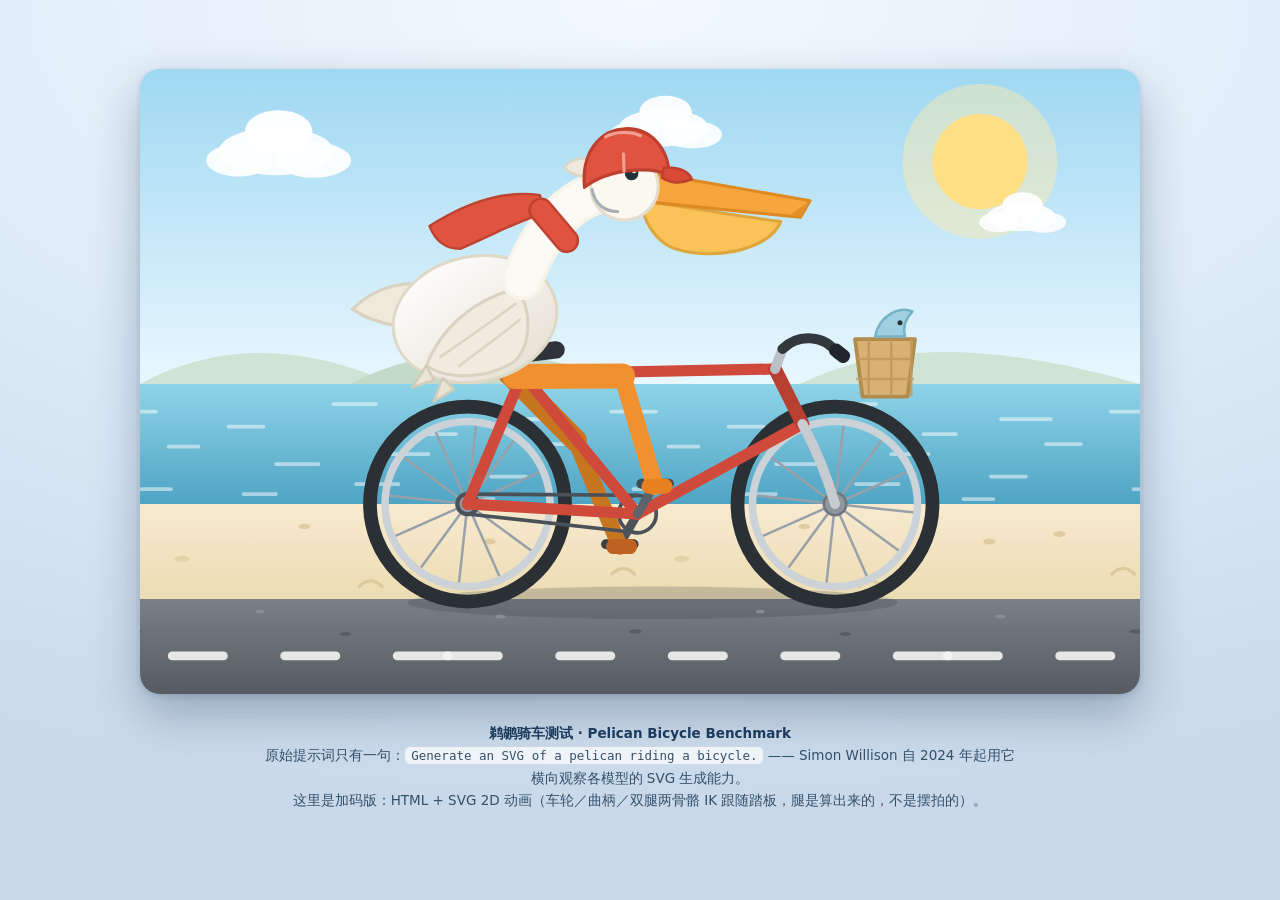
<file: pelican_test.html>
<!doctype html>
<html lang="zh-CN">
<head>
<meta charset="utf-8">
<meta name="viewport" content="width=device-width,initial-scale=1">
<title>Pelican riding a bicycle — 鹈鹕骑车测试</title>
<style>
  :root { color-scheme: light; }
  * { box-sizing: border-box; }
  html, body { height: 100%; }
  body {
    margin: 0; padding: 22px 16px 28px;
    display: flex; flex-direction: column; align-items: center; justify-content: center; gap: 14px;
    background: radial-gradient(120% 90% at 50% 0%, #f2f9ff 0%, #dceaf7 55%, #c9d9e9 100%);
    font-family: ui-sans-serif, system-ui, "Segoe UI", Roboto, "Helvetica Neue", Arial, "Microsoft YaHei", sans-serif;
  }
  .stage {
    flex: 0 0 auto;
    width: min(94vw, 1000px); aspect-ratio: 8 / 5; overflow: hidden;
    border-radius: 20px; background: #bfe6f7;
    box-shadow: 0 20px 48px rgba(20, 44, 72, .30), 0 2px 6px rgba(20, 44, 72, .14);
  }
  .stage svg { display: block; width: 100%; height: 100%; }
  .caption { text-align: center; color: #33506b; font-size: 13.5px; line-height: 1.65; max-width: 760px; }
  .caption b { color: #1b3a5c; }
  .caption code { background: rgba(255,255,255,.72); border-radius: 5px; padding: 1px 6px; font-size: 12.5px; }
</style>
</head>
<body>

<div class="stage">
<svg id="scene" viewBox="0 0 800 500" xmlns="http://www.w3.org/2000/svg" role="img"
     aria-label="A pelican wearing a helmet and scarf, riding a red bicycle along a coastal road">
  <defs>
    <linearGradient id="sky" x1="0" y1="0" x2="0" y2="1">
      <stop offset="0" stop-color="#9fd8f2"/><stop offset="1" stop-color="#e9f7fe"/>
    </linearGradient>
    <linearGradient id="sea" x1="0" y1="0" x2="0" y2="1">
      <stop offset="0" stop-color="#8ed4e8"/><stop offset="1" stop-color="#4fa4c4"/>
    </linearGradient>
    <linearGradient id="sand" x1="0" y1="0" x2="0" y2="1">
      <stop offset="0" stop-color="#f7ead0"/><stop offset="1" stop-color="#ecdcb2"/>
    </linearGradient>
    <linearGradient id="road" x1="0" y1="0" x2="0" y2="1">
      <stop offset="0" stop-color="#7a8087"/><stop offset="1" stop-color="#565b61"/>
    </linearGradient>
    <linearGradient id="feather" x1="0.1" y1="0" x2="0.7" y2="1">
      <stop offset="0" stop-color="#ffffff"/><stop offset="1" stop-color="#e7e2d5"/>
    </linearGradient>
  </defs>

  <!-- ===== sky / sun / clouds ===== -->
  <rect width="800" height="252" fill="url(#sky)"/>
  <circle cx="672" cy="74" r="62" fill="#ffe9a8" opacity=".45"/>
  <circle cx="672" cy="74" r="38" fill="#ffdf86"/>

  <g id="clouds">
    <g class="cloud" transform="translate(120,62)">
      <ellipse cx="0" cy="4" rx="46" ry="19" fill="#fff" opacity=".92"/>
      <ellipse cx="-30" cy="11" rx="26" ry="13" fill="#fff" opacity=".92"/>
      <ellipse cx="30" cy="11" rx="30" ry="14" fill="#fff" opacity=".92"/>
      <ellipse cx="2" cy="-12" rx="27" ry="17" fill="#fff" opacity=".96"/>
    </g>
    <g class="cloud" transform="translate(430,44) scale(.78)">
      <ellipse cx="0" cy="4" rx="46" ry="19" fill="#fff" opacity=".9"/>
      <ellipse cx="-30" cy="11" rx="26" ry="13" fill="#fff" opacity=".9"/>
      <ellipse cx="30" cy="11" rx="30" ry="14" fill="#fff" opacity=".9"/>
      <ellipse cx="2" cy="-12" rx="27" ry="17" fill="#fff" opacity=".94"/>
    </g>
    <g class="cloud" transform="translate(716,116) scale(.6)">
      <ellipse cx="0" cy="4" rx="46" ry="19" fill="#fff" opacity=".88"/>
      <ellipse cx="-30" cy="11" rx="26" ry="13" fill="#fff" opacity=".88"/>
      <ellipse cx="30" cy="11" rx="30" ry="14" fill="#fff" opacity=".88"/>
      <ellipse cx="2" cy="-12" rx="27" ry="17" fill="#fff" opacity=".92"/>
    </g>
  </g>

  <!-- ===== distant hills / sea / beach / road ===== -->
  <path d="M0 252 C 62 218 132 220 202 252 Z" fill="#cfe4d5"/>
  <path d="M168 252 C 240 214 322 224 384 252 Z" fill="#c2dbc9"/>
  <path d="M528 252 C 606 214 692 222 800 252 Z" fill="#cfe4d5"/>

  <rect y="252" width="800" height="96" fill="url(#sea)"/>
  <g id="seaLayer">
    <g class="tile">
      <path d="M18 274h36M112 286h28M196 268h34M268 292h26M330 280h40M64 302h24M150 316h34M242 308h30M322 326h28M36 336h30M124 340h26M214 332h34M300 344h24M366 300h28" stroke="#ffffff" stroke-opacity=".5" stroke-width="3" stroke-linecap="round"/>
    </g>
  </g>

  <rect y="348" width="800" height="76" fill="url(#sand)"/>
  <g id="beachLayer">
    <g class="tile">
      <ellipse cx="42" cy="372" rx="5" ry="2.4" fill="#dfcda1"/>
      <ellipse cx="140" cy="392" rx="6" ry="2.6" fill="#e3d2a8"/>
      <ellipse cx="238" cy="366" rx="4.6" ry="2.2" fill="#dfcda1"/>
      <ellipse cx="318" cy="404" rx="6.4" ry="2.8" fill="#e3d2a8"/>
      <ellipse cx="386" cy="378" rx="5" ry="2.4" fill="#dfcda1"/>
      <path d="M84 404c6-6 12-6 18 0" stroke="#dcc99c" stroke-width="2.6" fill="none" stroke-linecap="round"/>
      <path d="M282 414c6-6 12-6 18 0" stroke="#dcc99c" stroke-width="2.6" fill="none" stroke-linecap="round"/>
    </g>
  </g>

  <rect y="424" width="800" height="76" fill="url(#road)"/>
  <ellipse cx="410" cy="427" rx="196" ry="13" fill="#343a40" opacity=".22"/>
  <g id="roadLayer">
    <g class="tile">
      <rect x="14" y="466" width="48" height="7" rx="3.5" fill="#f4f4f2" opacity=".9"/>
      <rect x="104" y="466" width="48" height="7" rx="3.5" fill="#f4f4f2" opacity=".9"/>
      <rect x="194" y="466" width="48" height="7" rx="3.5" fill="#f4f4f2" opacity=".9"/>
      <rect x="284" y="466" width="48" height="7" rx="3.5" fill="#f4f4f2" opacity=".9"/>
      <rect x="374" y="466" width="48" height="7" rx="3.5" fill="#f4f4f2" opacity=".9"/>
      <ellipse cx="60" cy="438" rx="4" ry="1.6" fill="#8d939a" opacity=".8"/>
      <ellipse cx="168" cy="450" rx="5" ry="1.8" fill="#4f545a" opacity=".7"/>
      <ellipse cx="268" cy="434" rx="3.6" ry="1.5" fill="#8d939a" opacity=".8"/>
      <ellipse cx="336" cy="452" rx="4.6" ry="1.7" fill="#4f545a" opacity=".7"/>
    </g>
  </g>

  <!-- ===== far leg (behind the frame) ===== -->
  <g id="farSide">
    <path class="crank" d="M398 356 L370 356" stroke="#4c5258" stroke-width="7" stroke-linecap="round" fill="none"/>
    <g class="pedal" transform="translate(370,356)">
      <rect x="-15" y="-4" width="30" height="8" rx="4" fill="#3a4046"/>
    </g>
    <path class="thigh" d="M288 236 L369 264" stroke="#c87520" stroke-width="18" stroke-linecap="round" fill="none"/>
    <path class="shin" d="M369 264 L370 356" stroke="#c87520" stroke-width="13" stroke-linecap="round" fill="none"/>
    <g class="foot" transform="translate(370,356)">
      <rect x="-11" y="-6" width="25" height="12" rx="6" fill="#bd6220"/>
    </g>
  </g>

  <!-- ===== bicycle ===== -->
  <g id="bike">
    <!-- wheels -->
    <g class="wheel" data-cx="262" data-cy="348">
      <circle cx="262" cy="348" r="78" fill="none" stroke="#2b3034" stroke-width="11"/>
      <circle cx="262" cy="348" r="66" fill="none" stroke="#cbd2d8" stroke-width="6"/>
      <circle cx="262" cy="348" r="9" fill="#8f979e" stroke="#6f777e" stroke-width="2"/>
    </g>
    <g class="wheel" data-cx="556" data-cy="348">
      <circle cx="556" cy="348" r="78" fill="none" stroke="#2b3034" stroke-width="11"/>
      <circle cx="556" cy="348" r="66" fill="none" stroke="#cbd2d8" stroke-width="6"/>
      <circle cx="556" cy="348" r="9" fill="#8f979e" stroke="#6f777e" stroke-width="2"/>
    </g>

    <!-- chain -->
    <circle cx="398" cy="356" r="15" fill="none" stroke="#4a5158" stroke-width="3"/>
    <circle cx="262" cy="348" r="8" fill="none" stroke="#4a5158" stroke-width="3"/>
    <path d="M262 340 L398 341 M262 356 L398 371" stroke="#4a5158" stroke-width="3" fill="none"/>

    <!-- frame -->
    <g stroke="#cf4a3a" stroke-width="9" stroke-linecap="round" fill="none">
      <path d="M398 356 L262 348"/>
      <path d="M306 244 L262 348"/>
      <path d="M398 356 L306 244"/>
      <path d="M398 356 L530 284"/>
      <path d="M306 244 L508 240"/>
    </g>
    <path d="M508 240 L530 284" stroke="#b93f31" stroke-width="11" stroke-linecap="round" fill="none"/>
    <path d="M530 284 Q 547 316 556 348" stroke="#c7ccd1" stroke-width="8" stroke-linecap="round" fill="none"/>

    <!-- saddle + bars -->
    <path d="M306 244 L303 232" stroke="#b9c0c7" stroke-width="8" stroke-linecap="round" fill="none"/>
    <rect x="272" y="221" width="68" height="14" rx="7" fill="#2f343a" transform="rotate(-7 306 228)"/>
    <path d="M508 240 L514 224" stroke="#b9c0c7" stroke-width="8" stroke-linecap="round" fill="none"/>
    <path d="M514 224 C 526 212 548 212 558 228" stroke="#33383d" stroke-width="8" stroke-linecap="round" fill="none"/>
    <rect x="551" y="222" width="18" height="11" rx="5" fill="#22262a" transform="rotate(38 560 227)"/>

    <!-- front basket with a fish -->
    <g id="basket">
      <path d="M572 216h48l-6 46h-36z" fill="#d9b273" stroke="#b08c4d" stroke-width="3" stroke-linejoin="round"/>
      <path d="M574 232h44M573 248h46M583 216v46M601 216v46M617 216v46" stroke="#c09a5c" stroke-width="2" opacity=".85"/>
      <path d="M588 214c4-18 20-24 30-20-6 6-8 12-6 20z" fill="#9fd0e0" stroke="#77b3c7" stroke-width="2" stroke-linejoin="round"/>
      <circle cx="608" cy="203" r="2" fill="#2b3034"/>
    </g>
  </g>

  <!-- ===== near leg (in front of the frame) ===== -->
  <g id="nearSide">
    <path class="crank" d="M398 356 L426 356" stroke="#5c636a" stroke-width="7" stroke-linecap="round" fill="none"/>
    <g class="pedal" transform="translate(426,356)">
      <rect x="-15" y="-4" width="30" height="8" rx="4" fill="#434a51"/>
    </g>
    <path class="thigh" d="M300 246 L381 276" stroke="#f0902f" stroke-width="20" stroke-linecap="round" fill="none"/>
    <path class="shin" d="M381 276 L426 356" stroke="#f0902f" stroke-width="14" stroke-linecap="round" fill="none"/>
    <g class="foot" transform="translate(426,356)">
      <rect x="-11" y="-6" width="25" height="12" rx="6" fill="#e8801f"/>
    </g>
  </g>

  <!-- ===== pelican ===== -->
  <g id="rider">
    <!-- tail -->
    <path d="M246 178 C 214 168 188 176 170 194 C 190 208 220 212 250 204 Z" fill="#eee9db" stroke="#d8d2c1" stroke-width="2.5"/>
    <!-- body -->
    <ellipse cx="268" cy="202" rx="66" ry="50" fill="url(#feather)" stroke="#ded8c7" stroke-width="2.5" transform="rotate(-12 268 202)"/>
    <!-- wing -->
    <g id="wing">
      <path d="M302 178 C 268 182 238 204 224 232 C 240 245 270 248 294 236 C 308 226 314 198 302 178 Z"
            fill="#f1ece0" stroke="#d9d3c2" stroke-width="2.5"/>
      <path d="M224 232 l-13 16 l18 -4 z M236 243 l-9 18 l17 -8 z"
            fill="#eae4d4" stroke="#d3ccb9" stroke-width="2" stroke-linejoin="round"/>
      <path d="M300 190 C 280 202 258 214 236 226 M302 203 C 284 215 266 225 250 235"
            stroke="#dbd5c4" stroke-width="2.2" fill="none" stroke-linecap="round"/>
    </g>
    <!-- neck -->
    <path d="M306 170 C 320 132 344 104 372 100" stroke="#f7f4ea" stroke-width="34" stroke-linecap="round" fill="none"/>
    <path d="M306 170 C 320 132 344 104 372 100" stroke="#ffffff" stroke-width="28" stroke-linecap="round" fill="none" opacity=".55"/>
    <!-- scarf (over the neck: collar band + trailing ribbon) -->
    <g id="scarf">
      <path d="M318 104 C 288 102 258 116 232 136 C 238 148 247 153 258 152 C 284 138 302 126 322 118 Z"
            fill="#e0533f" stroke="#c04231" stroke-width="2" stroke-linejoin="round"/>
      <rect x="306" y="118" width="50" height="18" rx="9" fill="#e0533f" stroke="#c04231" stroke-width="2"
            transform="rotate(45 331 127)"/>
    </g>
    <!-- head -->
    <g id="head">
      <!-- pouch -->
      <path d="M402 108 C 436 114 476 122 512 128 C 502 152 452 158 424 146 C 412 140 401 124 402 108 Z"
            fill="#f9c359" stroke="#dfa63c" stroke-width="2.5" stroke-linejoin="round"/>
      <!-- upper mandible -->
      <path d="M400 84 L536 112 L528 125 L398 108 Z" fill="#f7a63c" stroke="#dd8a22" stroke-width="2.5" stroke-linejoin="round"/>
      <path d="M536 112 L528 125 L521 122 Z" fill="#e0912a"/>
      <!-- head -->
      <circle cx="388" cy="96" r="27" fill="#fbf8f0" stroke="#e3ddcc" stroke-width="2.5"/>
      <!-- crest -->
      <path d="M370 78 C 358 70 346 72 340 80 C 350 89 364 89 372 84 Z" fill="#eee9db" stroke="#dcd6c5" stroke-width="2"/>
      <!-- eye -->
      <circle cx="394" cy="86" r="5.4" fill="#22323c"/>
      <circle cx="396" cy="84" r="1.8" fill="#ffffff" opacity=".9"/>
      <!-- helmet -->
      <path d="M356 96 C 354 68 370 50 390 50 C 410 50 424 66 424 88 C 408 80 374 82 356 96 Z"
            fill="#e0533f" stroke="#bd3f2e" stroke-width="2.5" stroke-linejoin="round"/>
      <path d="M420 82 C 434 82 440 86 442 92 C 432 96 424 94 418 90 Z" fill="#d94a37" stroke="#bd3f2e" stroke-width="2"/>
      <path d="M374 56c8-4 20-4 28 0M388 70v14" stroke="#f0a094" stroke-width="2.5" fill="none" stroke-linecap="round"/>
      <path d="M362 98c2 12 10 18 20 18" stroke="#a8afb5" stroke-width="2.5" fill="none" stroke-linecap="round"/>
    </g>
  </g>
</svg>
</div>

<p class="caption">
  <b>鹈鹕骑车测试 · Pelican Bicycle Benchmark</b><br>
  原始提示词只有一句：<code>Generate an SVG of a pelican riding a bicycle.</code>
  —— Simon Willison 自 2024 年起用它横向观察各模型的 SVG 生成能力。<br>
  这里是加码版：HTML + SVG 2D 动画（车轮／曲柄／双腿两骨骼 IK 跟随踏板，腿是算出来的，不是摆拍的）。
</p>

<script>
(function () {
  const NS = 'http://www.w3.org/2000/svg';
  const $ = (sel, root) => (root || document).querySelector(sel);
  const $$ = (sel, root) => Array.prototype.slice.call((root || document).querySelectorAll(sel));

  // ---------- rig constants (SVG user units) ----------
  const BB = { x: 398, y: 356 };          // bottom bracket (crank centre)
  const CRANK_R = 28;
  const THIGH = 86, SHIN = 92;
  const HIP = { near: { x: 300, y: 246 }, far: { x: 288, y: 236 } };
  const CRANK_SPEED = 5.2;                // rad/s  (~50 rpm)
  const WHEEL_RATIO = 0.42;               // wheel angular speed per crank angular speed
  const GROUND_SPEED = CRANK_SPEED * WHEEL_RATIO * 78;   // px/s, matches wheel surface speed

  // ---------- build wheel spokes ----------
  const wheels = $$('.wheel').map((el) => {
    const cx = +el.dataset.cx, cy = +el.dataset.cy;
    const g = document.createElementNS(NS, 'g');
    for (let i = 0; i < 12; i++) {
      const a = (i / 12) * Math.PI * 2;
      const l = document.createElementNS(NS, 'line');
      l.setAttribute('x1', cx); l.setAttribute('y1', cy);
      l.setAttribute('x2', cx + Math.cos(a) * 64); l.setAttribute('y2', cy + Math.sin(a) * 64);
      l.setAttribute('stroke', '#98a1a9'); l.setAttribute('stroke-width', '2');
      g.appendChild(l);
    }
    el.insertBefore(g, el.querySelector('circle'));
    return { el: el, g: g, cx: cx, cy: cy };
  });

  // ---------- duplicate scrolling tiles for a seamless loop ----------
  function tileLayer(sel, period) {
    const layer = $(sel);
    const tile = layer.querySelector('.tile');
    for (let i = 1; i <= 2; i++) {
      const copy = tile.cloneNode(true);
      copy.setAttribute('transform', 'translate(' + period * i + ' 0)');
      layer.appendChild(copy);
    }
    layer._x = 0;
    return layer;
  }
  const sea = tileLayer('#seaLayer', 400);
  const beach = tileLayer('#beachLayer', 400);
  const road = tileLayer('#roadLayer', 400);

  const clouds = $$('.cloud').map((el) => ({ el: el, x: 0 }));
  clouds.forEach((c) => {
    const m = /translate\(([-\d.]+),([-\d.]+)\)/.exec(c.el.getAttribute('transform'));
    c.x = parseFloat(m[1]); c.y = parseFloat(m[2]);
    const rest = c.el.getAttribute('transform').replace(/^translate\([^)]*\)/, '');
    c.rest = rest;
    c.scale = /scale\(([\d.]+)\)/.exec(rest) ? parseFloat(/scale\(([\d.]+)\)/.exec(rest)[1]) : 1;
  });

  // ---------- two-bone IK (hip -> knee -> pedal) ----------
  function solveIK(hip, target, a, b) {
    let dx = target.x - hip.x, dy = target.y - hip.y;
    let d = Math.hypot(dx, dy);
    const maxD = a + b - 0.6, minD = Math.abs(a - b) + 1;
    if (d > maxD) { const s = maxD / d; dx *= s; dy *= s; d = maxD; }
    if (d < minD) { const s = minD / d; dx *= s; dy *= s; d = minD; }
    const base = Math.atan2(dy, dx);
    const cosA = Math.max(-1, Math.min(1, (a * a + d * d - b * b) / (2 * a * d)));
    const ang = Math.acos(cosA);
    const k1 = { x: hip.x + a * Math.cos(base - ang), y: hip.y + a * Math.sin(base - ang) };
    const k2 = { x: hip.x + a * Math.cos(base + ang), y: hip.y + a * Math.sin(base + ang) };
    const knee = (k1.x >= k2.x) ? k1 : k2;                 // knee bends forward (rider faces right)
    return { knee: knee, foot: { x: hip.x + dx, y: hip.y + dy } };
  }

  const legs = {
    near: { root: $('#nearSide'), hip: HIP.near, thigh: $('#nearSide .thigh'), shin: $('#nearSide .shin'), foot: $('#nearSide .foot'), crank: $('#nearSide .crank'), pedal: $('#nearSide .pedal') },
    far:  { root: $('#farSide'),  hip: HIP.far,  thigh: $('#farSide .thigh'),  shin: $('#farSide .shin'),  foot: $('#farSide .foot'),  crank: $('#farSide .crank'),  pedal: $('#farSide .pedal') }
  };

  function poseLeg(side, pedalScene, bobY) {
    const L = legs[side];
    const target = { x: pedalScene.x, y: pedalScene.y - bobY };   // IK is solved in rider-local space
    const sol = solveIK(L.hip, target, THIGH, SHIN);
    L.thigh.setAttribute('d', 'M' + L.hip.x + ' ' + L.hip.y + ' L' + sol.knee.x.toFixed(2) + ' ' + sol.knee.y.toFixed(2));
    L.shin.setAttribute('d', 'M' + sol.knee.x.toFixed(2) + ' ' + sol.knee.y.toFixed(2) + ' L' + sol.foot.x.toFixed(2) + ' ' + sol.foot.y.toFixed(2));
    L.foot.setAttribute('transform', 'translate(' + sol.foot.x.toFixed(2) + ' ' + sol.foot.y.toFixed(2) + ')');
    L.crank.setAttribute('d', 'M' + BB.x + ' ' + BB.y + ' L' + pedalScene.x.toFixed(2) + ' ' + pedalScene.y.toFixed(2));
    L.pedal.setAttribute('transform', 'translate(' + pedalScene.x.toFixed(2) + ' ' + pedalScene.y.toFixed(2) + ')');
  }

  const rider = $('#rider'), wing = $('#wing'), scarf = $('#scarf'), head = $('#head');

  // ---------- animation loop ----------
  let last = performance.now(), t = 0, crank = 0;

  function step(now) {
    const dt = Math.min(0.05, (now - last) / 1000);
    last = now; t += dt;
    crank += CRANK_SPEED * dt;

    // pedals: near foot leads, far foot is half a revolution behind
    const c = Math.cos(crank) * CRANK_R, s = Math.sin(crank) * CRANK_R;
    const pedalNear = { x: BB.x + c, y: BB.y + s };
    const pedalFar = { x: BB.x - c, y: BB.y - s };

    // body bob, twice per pedal revolution
    const bobY = Math.sin(t * CRANK_SPEED * 2) * 2.2;
    rider.setAttribute('transform', 'translate(0 ' + bobY.toFixed(2) + ')');

    poseLeg('far', pedalFar, bobY);
    poseLeg('near', pedalNear, bobY);

    const deg = crank * 180 / Math.PI * WHEEL_RATIO;
    wheels.forEach((w) => w.g.setAttribute('transform', 'rotate(' + deg.toFixed(2) + ' ' + w.cx + ' ' + w.cy + ')'));

    wing.setAttribute('transform', 'rotate(' + (Math.sin(t * CRANK_SPEED * 2 + 1.1) * 3.2 - 3.2).toFixed(2) + ' 298 186)');
    scarf.setAttribute('transform', 'rotate(' + (Math.sin(t * 7.3) * 5.5).toFixed(2) + ' 331 127)');
    head.setAttribute('transform', 'rotate(' + (Math.sin(t * CRANK_SPEED * 2 + 0.6) * 1.7).toFixed(2) + ' 378 110)');

    // parallax scenery
    function scroll(layer, speed, period) {
      let x = layer._x - speed * dt;
      if (x <= -period) x += period;
      layer._x = x;
      layer.setAttribute('transform', 'translate(' + x.toFixed(2) + ' 0)');
    }
    scroll(road, GROUND_SPEED, 400);
    scroll(beach, GROUND_SPEED * 0.62, 400);
    scroll(sea, GROUND_SPEED * 0.24, 400);

    clouds.forEach((cl) => {
      cl.x -= 11 * dt;
      if (cl.x < -140) cl.x = 940;
      cl.el.setAttribute('transform', 'translate(' + cl.x.toFixed(2) + ',' + cl.y + ')' + cl.rest);
    });

    requestAnimationFrame(step);
  }
  requestAnimationFrame(step);
})();
</script>
</body>
</html>
</file>
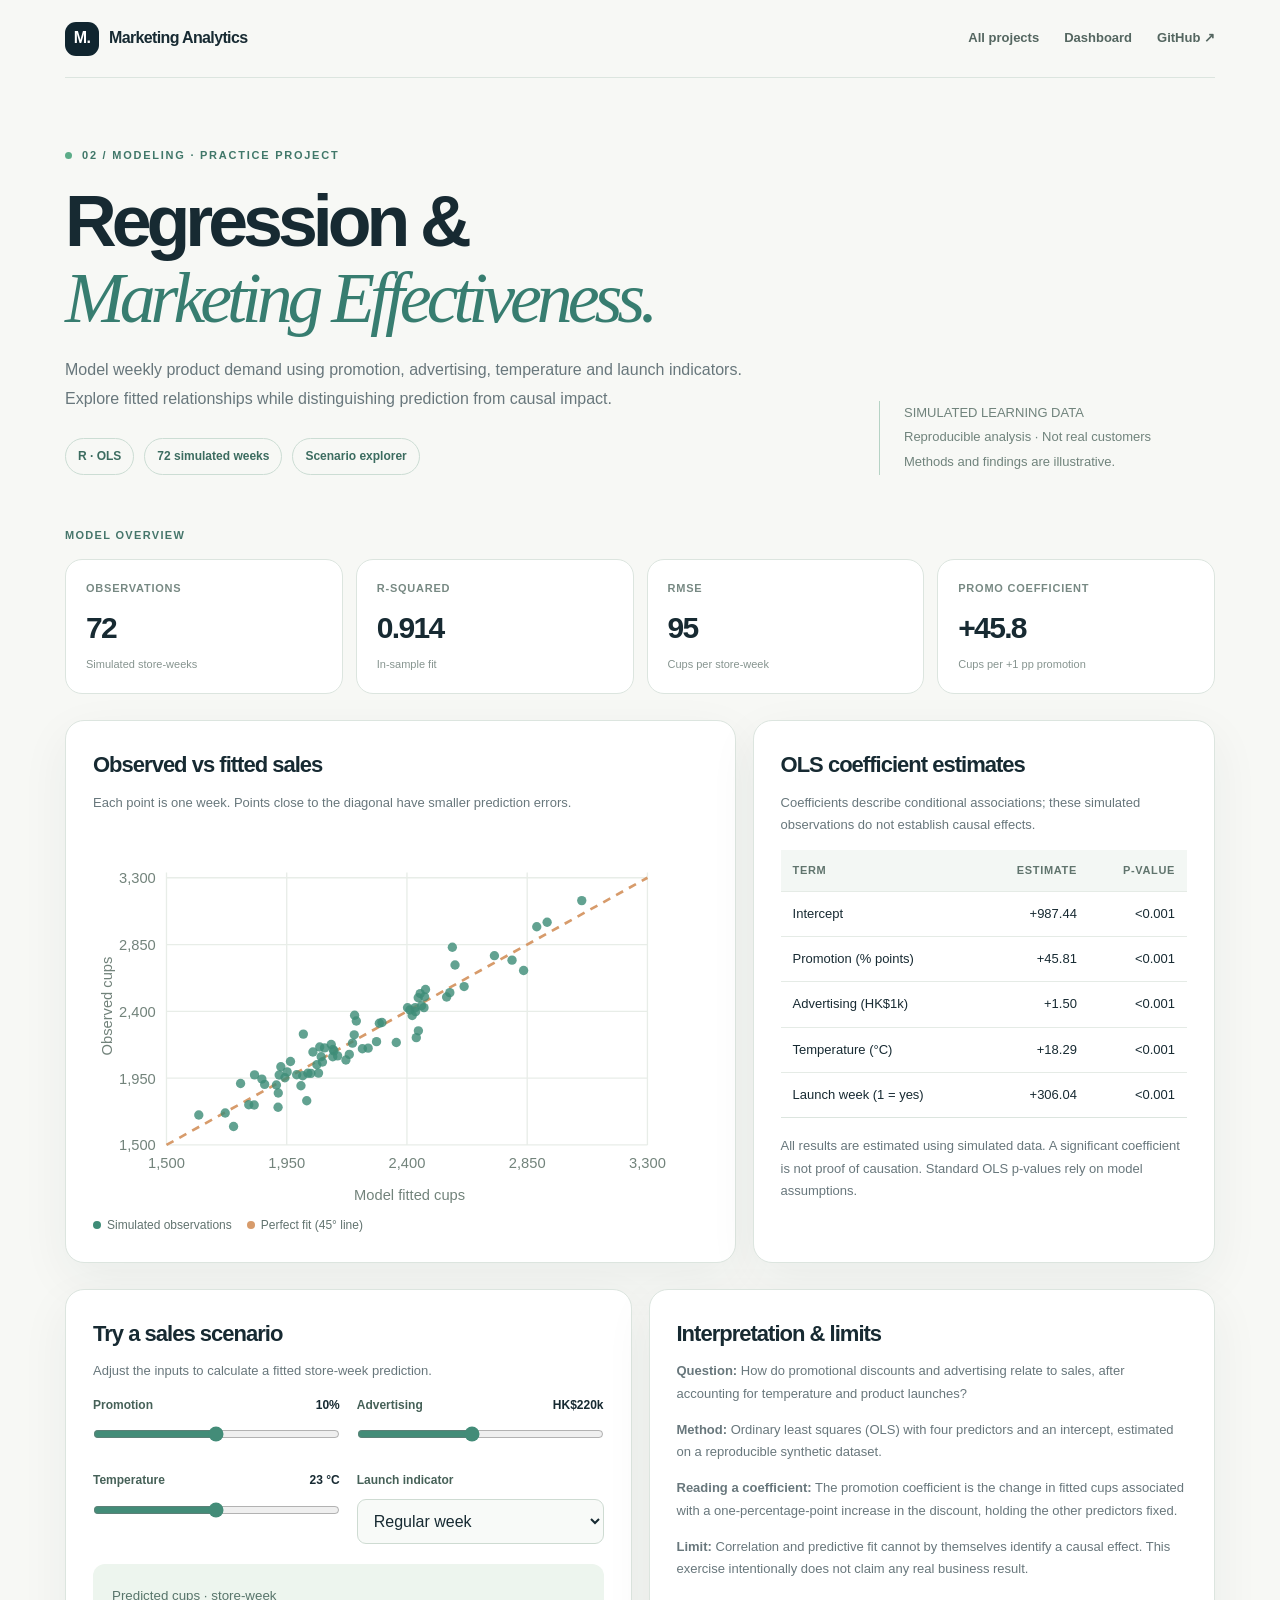
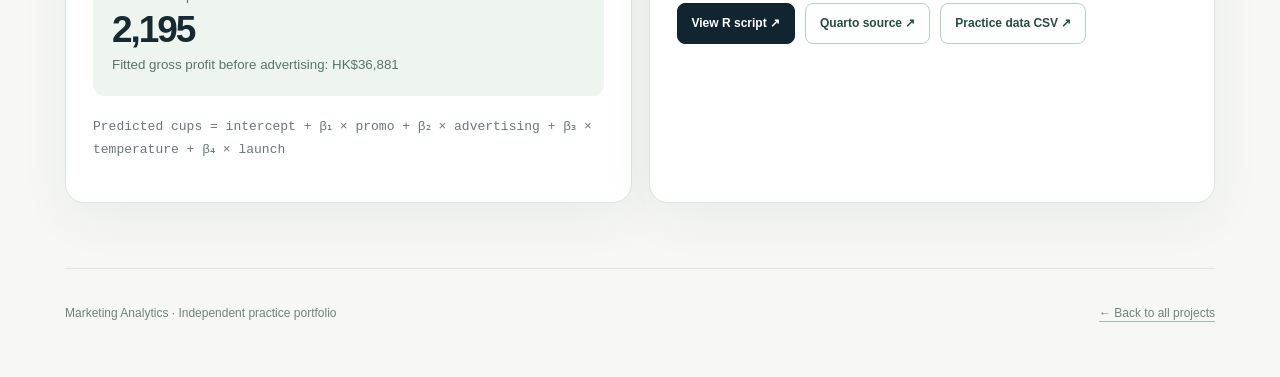
<file: regression.html>
<!doctype html><html lang="en"><head><meta charset="utf-8"><meta name="viewport" content="width=device-width,initial-scale=1"><meta name="theme-color" content="#f7f8f5"><meta name="description" content="Model weekly product demand using promotion, advertising, temperature and launch indicators. Explore fitted relationships while distinguishing prediction from causal impact."><title>Regression & Marketing Effectiveness | Marketing Analytics</title><style>
:root{--bg:#f7f8f5;--ink:#172a32;--muted:#68777c;--line:#dce5df;--mint:#d9eadd;--green:#276659;--dark:#10252f;--white:#fff;--amber:#cf9a63;--blue:#7497ba;--shadow:0 16px 50px rgba(24,48,43,.06)}
*{box-sizing:border-box}html{scroll-behavior:smooth}body{background:var(--bg);color:var(--ink);font-family:-apple-system,BlinkMacSystemFont,'Segoe UI',Inter,Arial,sans-serif;margin:0;line-height:1.55;-webkit-font-smoothing:antialiased}
a{color:inherit;text-decoration:none}button,select,input{font:inherit}a:focus-visible,button:focus-visible,select:focus-visible,input:focus-visible{outline:3px solid #8fcfb2;outline-offset:3px}
.shell{width:min(1150px,calc(100% - 64px));margin:auto}.topbar{height:78px;display:flex;align-items:center;justify-content:space-between;border-bottom:1px solid var(--line)}.brand{font-weight:750;display:flex;align-items:center;gap:10px;letter-spacing:-.04em}.mark{width:34px;height:34px;display:grid;place-items:center;background:var(--dark);color:white;border-radius:11px}.nav{display:flex;gap:25px;color:#546660;font-weight:650;font-size:13px}.nav a:hover,.back:hover{color:var(--green)}
.eyebrow{font-size:11px;letter-spacing:.16em;font-weight:750;text-transform:uppercase;color:#407769}.eyebrow:before{display:inline-block;content:'';width:7px;height:7px;border-radius:50%;background:#5cac88;margin-right:10px}
.hero{padding:69px 0 52px;display:grid;grid-template-columns:1.4fr .6fr;gap:30px;align-items:end}.hero h1{font-size:clamp(46px,5.6vw,72px);line-height:1.06;letter-spacing:-.07em;font-weight:720;margin:19px 0}.serif{font-family:Georgia,serif;font-style:italic;font-weight:400;color:#377d70}.hero p{max-width:680px;color:var(--muted);font-size:16px;line-height:1.82;margin:0}.side-note{border-left:1px solid #b6d3c5;padding-left:24px;color:#70837c;font-size:13px;line-height:1.9}
.links{display:flex;flex-wrap:wrap;gap:10px;margin:25px 0 0}.chip{padding:8px 12px;font-weight:680;font-size:12px;border:1px solid #ccddd4;border-radius:80px;color:#3c6c60}.chip.dark{background:var(--dark);color:#e0f2e5;border-color:var(--dark)}
.panel{border:1px solid var(--line);border-radius:19px;background:var(--white);padding:27px;box-shadow:var(--shadow)}.panel h2{font-size:22px;letter-spacing:-.045em;margin:0 0 9px}.panel p{color:var(--muted);font-size:13px;margin:0 0 13px;line-height:1.75}.section{margin:26px 0}.section-label{font-weight:740;text-transform:uppercase;letter-spacing:.12em;font-size:11px;color:#46766b;margin-bottom:15px}
.metrics{display:grid;grid-template-columns:repeat(4,minmax(0,1fr));gap:13px}.metric{border:1px solid var(--line);border-radius:17px;padding:20px;background:white;min-width:0}.metric .label{font-size:11px;font-weight:740;text-transform:uppercase;letter-spacing:.07em;color:#778983}.metric .value{font-size:30px;font-weight:740;letter-spacing:-.055em;margin-top:8px;font-variant-numeric:tabular-nums}.metric .sub{font-size:11px;color:#86948f;margin-top:5px}
.grid2{display:grid;grid-template-columns:1.45fr 1fr;gap:17px}.grid2.equal{grid-template-columns:1fr 1fr}.plot{display:block;width:100%;height:auto;overflow:visible}.plot .gridline{stroke:#e8ede8;stroke-width:1}.plot .axis{stroke:#a7b6ae}.plot .axis-label{font-size:11px;fill:#72837b}.plot .dot{opacity:.81}.plot .dot:hover{stroke:#142a31;stroke-width:2;opacity:1}.legend{display:flex;gap:15px;flex-wrap:wrap;margin-top:7px;font-size:12px;color:#61736f}.key{height:8px;width:8px;display:inline-block;border-radius:50%;margin-right:6px}
.controls{display:grid;grid-template-columns:1fr 1fr;gap:17px}.ctrl label{display:flex;align-items:center;justify-content:space-between;font-size:12px;font-weight:740;color:#466158}.ctrl output{font-variant-numeric:tabular-nums;color:var(--ink);font-weight:750}.ctrl input[type=range]{width:100%;accent-color:#438c78;margin:12px 0}.ctrl select{width:100%;margin-top:9px;padding:12px;background:#f8faf8;color:var(--ink);border:1px solid #cedbd2;border-radius:9px}.readout{background:#edf5ee;border-radius:12px;padding:19px;margin:20px 0}.readout .result{font-size:37px;font-weight:760;letter-spacing:-.055em;line-height:1.2}.readout small{color:#58756b}.formula{font-family:ui-monospace,SFMono-Regular,Menlo,monospace;color:#2a5d50;font-size:12px;line-height:1.8;overflow-wrap:anywhere}.small{font-size:12px;color:var(--muted);line-height:1.75}
.table-wrap{overflow:auto}table{border-collapse:collapse;width:100%;font-size:13px}th{text-align:left;color:#60746d;font-size:11px;text-transform:uppercase;letter-spacing:.06em;background:#f3f7f4}td,th{padding:12px;border-bottom:1px solid #e5ebe6}td.num,th.num{text-align:right;font-variant-numeric:tabular-nums}tr:last-child td{border-bottom:0}.point{font-weight:730;color:#317b68}
.actions{display:flex;flex-wrap:wrap;gap:10px;margin-top:22px}.btn{display:inline-flex;align-items:center;justify-content:center;min-height:40px;background:var(--dark);color:white;border:1px solid var(--dark);border-radius:8px;padding:10px 14px;font-size:12px;font-weight:740;cursor:pointer}.btn.secondary{background:white;color:#244d43;border-color:#b7d1c3}.btn:hover{filter:brightness(1.10)}
.note{margin-top:21px;border-top:1px solid var(--line);padding-top:17px;font-size:12px;color:#6d7e77;line-height:1.8}.foot{border-top:1px solid var(--line);margin-top:65px;padding:35px 0 55px;display:flex;justify-content:space-between;gap:20px;font-size:12px;color:#70827a}.foot a{text-decoration:underline;text-decoration-color:#9fbeaf;text-underline-offset:4px}.filterrow{display:flex;align-items:end;gap:15px;flex-wrap:wrap}.filterrow .ctrl{min-width:170px;flex:1}
.bar-label{font-size:11px;fill:#567065}.cluster-heading{font-size:15px;font-weight:730}.theme-note{color:#2f715e}.lozenge{font-size:10px;background:#e8f3ec;border-radius:100px;padding:5px 8px;color:#4b816f;font-weight:740}
@media(max-width:850px){.hero{grid-template-columns:1fr}.side-note{border-left:0;border-top:1px solid #b6d3c5;padding:15px 0 0}.metrics{grid-template-columns:repeat(2,1fr)}.grid2,.grid2.equal{grid-template-columns:1fr}}
@media(max-width:560px){.shell{width:calc(100% - 36px)}.topbar{height:72px}.nav{gap:11px;font-size:11px}.brand{font-size:13px}.hero{padding:42px 0 29px}.hero h1{font-size:47px}.hero p{font-size:14px}.panel{padding:19px;border-radius:15px}.metric{padding:15px}.metric .value{font-size:21px;overflow-wrap:anywhere}.controls{grid-template-columns:1fr}.filterrow .ctrl{min-width:130px}.foot{display:block}}
@media(prefers-reduced-motion:reduce){html{scroll-behavior:auto}}
</style></head><body>
<div class="shell"><header class="topbar"><a class="brand" href="./index.html"><span class="mark">M.</span> Marketing Analytics</a><nav class="nav"><a href="./index.html#work">All projects</a><a href="./dashboard.html">Dashboard</a><a href="https://github.com/djz1831915699-svg/marketing-analytics" target="_blank" rel="noopener noreferrer">GitHub ↗</a></nav></header><main>
<section class="hero"><div><div class="eyebrow">02 / Modeling · Practice project</div><h1>Regression &amp;<br><span class="serif">Marketing Effectiveness.</span></h1><p>Model weekly product demand using promotion, advertising, temperature and launch indicators. Explore fitted relationships while distinguishing prediction from causal impact.</p><div class="links"><span class="chip">R · OLS</span><span class="chip">72 simulated weeks</span><span class="chip">Scenario explorer</span></div></div><div class="side-note">SIMULATED LEARNING DATA<br>Reproducible analysis · Not real customers<br>Methods and findings are illustrative.</div></section><div class="section-label">Model overview</div><section class="metrics"><div class="metric"><div class="label">Observations</div><div class="value">72</div><div class="sub">Simulated store-weeks</div></div><div class="metric"><div class="label">R-squared</div><div class="value">0.914</div><div class="sub">In-sample fit</div></div><div class="metric"><div class="label">RMSE</div><div class="value">95</div><div class="sub">Cups per store-week</div></div><div class="metric"><div class="label">Promo coefficient</div><div class="value">+45.8</div><div class="sub">Cups per +1 pp promotion</div></div></section><section class="section grid2"><article class="panel"><h2>Observed vs fitted sales</h2><p>Each point is one week. Points close to the diagonal have smaller prediction errors.</p><svg class="plot" viewBox="0 0 460 286" role="img" aria-label="Observed and model fitted weekly cups"><line x1="55.0" y1="34" x2="55.0" y2="238" class="gridline"/><line x1="55" y1="238.0" x2="415" y2="238.0" class="gridline"/><text x="55.0" y="255" text-anchor="middle" class="axis-label">1,500</text><text x="47" y="242.0" text-anchor="end" class="axis-label">1,500</text><line x1="145.0" y1="34" x2="145.0" y2="238" class="gridline"/><line x1="55" y1="188.0" x2="415" y2="188.0" class="gridline"/><text x="145.0" y="255" text-anchor="middle" class="axis-label">1,950</text><text x="47" y="192.0" text-anchor="end" class="axis-label">1,950</text><line x1="235.0" y1="34" x2="235.0" y2="238" class="gridline"/><line x1="55" y1="138.0" x2="415" y2="138.0" class="gridline"/><text x="235.0" y="255" text-anchor="middle" class="axis-label">2,400</text><text x="47" y="142.0" text-anchor="end" class="axis-label">2,400</text><line x1="325.0" y1="34" x2="325.0" y2="238" class="gridline"/><line x1="55" y1="88.0" x2="415" y2="88.0" class="gridline"/><text x="325.0" y="255" text-anchor="middle" class="axis-label">2,850</text><text x="47" y="92.0" text-anchor="end" class="axis-label">2,850</text><line x1="415.0" y1="34" x2="415.0" y2="238" class="gridline"/><line x1="55" y1="38.0" x2="415" y2="38.0" class="gridline"/><text x="415.0" y="255" text-anchor="middle" class="axis-label">3,300</text><text x="47" y="42.0" text-anchor="end" class="axis-label">3,300</text><line x1="55.0" y1="238.0" x2="415.0" y2="38.0" stroke="#d79b6b" stroke-dasharray="6 5" stroke-width="2"/><circle class="dot" cx="264.70" cy="127.22" r="3.5" fill="#3e8c77"><title>Week 1 · Observed 2,497 · Fitted 2,548</title></circle><circle class="dot" cx="339.93" cy="71.33" r="3.5" fill="#3e8c77"><title>Week 2 · Observed 3,000 · Fitted 2,925</title></circle><circle class="dot" cx="277.79" cy="119.44" r="3.5" fill="#3e8c77"><title>Week 3 · Observed 2,567 · Fitted 2,614</title></circle><circle class="dot" cx="365.84" cy="55.11" r="3.5" fill="#3e8c77"><title>Week 4 · Observed 3,146 · Fitted 3,054</title></circle><circle class="dot" cx="205.95" cy="165.56" r="3.5" fill="#3e8c77"><title>Week 5 · Observed 2,152 · Fitted 2,255</title></circle><circle class="dot" cx="138.52" cy="209.78" r="3.5" fill="#3e8c77"><title>Week 6 · Observed 1,754 · Fitted 1,918</title></circle><circle class="dot" cx="168.81" cy="184.22" r="3.5" fill="#3e8c77"><title>Week 7 · Observed 1,984 · Fitted 2,069</title></circle><circle class="dot" cx="195.81" cy="140.89" r="3.5" fill="#3e8c77"><title>Week 8 · Observed 2,374 · Fitted 2,204</title></circle><circle class="dot" cx="179.48" cy="172.00" r="3.5" fill="#3e8c77"><title>Week 9 · Observed 2,094 · Fitted 2,122</title></circle><circle class="dot" cx="227.02" cy="161.33" r="3.5" fill="#3e8c77"><title>Week 10 · Observed 2,190 · Fitted 2,360</title></circle><circle class="dot" cx="243.45" cy="127.78" r="3.5" fill="#3e8c77"><title>Week 11 · Observed 2,492 · Fitted 2,442</title></circle><circle class="dot" cx="139.35" cy="185.67" r="3.5" fill="#3e8c77"><title>Week 12 · Observed 1,971 · Fitted 1,922</title></circle><circle class="dot" cx="268.98" cy="90.00" r="3.5" fill="#3e8c77"><title>Week 13 · Observed 2,832 · Fitted 2,570</title></circle><circle class="dot" cx="247.75" cy="135.22" r="3.5" fill="#3e8c77"><title>Week 14 · Observed 2,425 · Fitted 2,464</title></circle><circle class="dot" cx="137.30" cy="193.11" r="3.5" fill="#3e8c77"><title>Week 15 · Observed 1,904 · Fitted 1,911</title></circle><circle class="dot" cx="116.60" cy="207.89" r="3.5" fill="#3e8c77"><title>Week 16 · Observed 1,771 · Fitted 1,808</title></circle><circle class="dot" cx="138.68" cy="199.11" r="3.5" fill="#3e8c77"><title>Week 17 · Observed 1,850 · Fitted 1,918</title></circle><circle class="dot" cx="160.82" cy="184.33" r="3.5" fill="#3e8c77"><title>Week 18 · Observed 1,983 · Fitted 2,029</title></circle><circle class="dot" cx="332.16" cy="74.67" r="3.5" fill="#3e8c77"><title>Week 19 · Observed 2,970 · Fitted 2,886</title></circle><circle class="dot" cx="170.79" cy="172.00" r="3.5" fill="#3e8c77"><title>Week 20 · Observed 2,094 · Fitted 2,079</title></circle><circle class="dot" cx="241.44" cy="138.22" r="3.5" fill="#3e8c77"><title>Week 21 · Observed 2,398 · Fitted 2,432</title></circle><circle class="dot" cx="313.65" cy="99.67" r="3.5" fill="#3e8c77"><title>Week 22 · Observed 2,745 · Fitted 2,793</title></circle><circle class="dot" cx="201.65" cy="166.00" r="3.5" fill="#3e8c77"><title>Week 23 · Observed 2,148 · Fitted 2,233</title></circle><circle class="dot" cx="156.96" cy="186.22" r="3.5" fill="#3e8c77"><title>Week 24 · Observed 1,966 · Fitted 2,010</title></circle><circle class="dot" cx="191.85" cy="170.22" r="3.5" fill="#3e8c77"><title>Week 25 · Observed 2,110 · Fitted 2,184</title></circle><circle class="dot" cx="120.66" cy="208.11" r="3.5" fill="#3e8c77"><title>Week 26 · Observed 1,769 · Fitted 1,828</title></circle><circle class="dot" cx="159.98" cy="204.89" r="3.5" fill="#3e8c77"><title>Week 27 · Observed 1,798 · Fitted 2,025</title></circle><circle class="dot" cx="155.66" cy="193.67" r="3.5" fill="#3e8c77"><title>Week 28 · Observed 1,899 · Fitted 2,003</title></circle><circle class="dot" cx="244.93" cy="124.67" r="3.5" fill="#3e8c77"><title>Week 29 · Observed 2,520 · Fitted 2,450</title></circle><circle class="dot" cx="243.56" cy="152.56" r="3.5" fill="#3e8c77"><title>Week 30 · Observed 2,269 · Fitted 2,443</title></circle><circle class="dot" cx="128.48" cy="192.67" r="3.5" fill="#3e8c77"><title>Week 31 · Observed 1,908 · Fitted 1,867</title></circle><circle class="dot" cx="189.30" cy="174.44" r="3.5" fill="#3e8c77"><title>Week 32 · Observed 2,072 · Fitted 2,171</title></circle><circle class="dot" cx="169.71" cy="164.67" r="3.5" fill="#3e8c77"><title>Week 33 · Observed 2,160 · Fitted 2,074</title></circle><circle class="dot" cx="194.22" cy="161.78" r="3.5" fill="#3e8c77"><title>Week 34 · Observed 2,186 · Fitted 2,196</title></circle><circle class="dot" cx="110.47" cy="192.00" r="3.5" fill="#3e8c77"><title>Week 35 · Observed 1,914 · Fitted 1,777</title></circle><circle class="dot" cx="167.59" cy="178.00" r="3.5" fill="#3e8c77"><title>Week 36 · Observed 2,040 · Fitted 2,063</title></circle><circle class="dot" cx="267.08" cy="124.00" r="3.5" fill="#3e8c77"><title>Week 37 · Observed 2,526 · Fitted 2,560</title></circle><circle class="dot" cx="164.62" cy="168.44" r="3.5" fill="#3e8c77"><title>Week 38 · Observed 2,126 · Fitted 2,048</title></circle><circle class="dot" cx="237.17" cy="137.00" r="3.5" fill="#3e8c77"><title>Week 39 · Observed 2,409 · Fitted 2,411</title></circle><circle class="dot" cx="180.37" cy="167.56" r="3.5" fill="#3e8c77"><title>Week 40 · Observed 2,134 · Fitted 2,127</title></circle><circle class="dot" cx="195.53" cy="155.56" r="3.5" fill="#3e8c77"><title>Week 41 · Observed 2,242 · Fitted 2,203</title></circle><circle class="dot" cx="120.91" cy="185.56" r="3.5" fill="#3e8c77"><title>Week 42 · Observed 1,972 · Fitted 1,830</title></circle><circle class="dot" cx="157.45" cy="155.00" r="3.5" fill="#3e8c77"><title>Week 43 · Observed 2,247 · Fitted 2,012</title></circle><circle class="dot" cx="248.90" cy="121.67" r="3.5" fill="#3e8c77"><title>Week 44 · Observed 2,547 · Fitted 2,470</title></circle><circle class="dot" cx="98.97" cy="214.11" r="3.5" fill="#3e8c77"><title>Week 45 · Observed 1,715 · Fitted 1,720</title></circle><circle class="dot" cx="179.64" cy="166.56" r="3.5" fill="#3e8c77"><title>Week 46 · Observed 2,143 · Fitted 2,123</title></circle><circle class="dot" cx="105.22" cy="224.22" r="3.5" fill="#3e8c77"><title>Week 47 · Observed 1,624 · Fitted 1,751</title></circle><circle class="dot" cx="147.81" cy="175.56" r="3.5" fill="#3e8c77"><title>Week 48 · Observed 2,062 · Fitted 1,964</title></circle><circle class="dot" cx="248.16" cy="127.11" r="3.5" fill="#3e8c77"><title>Week 49 · Observed 2,498 · Fitted 2,466</title></circle><circle class="dot" cx="241.99" cy="157.67" r="3.5" fill="#3e8c77"><title>Week 50 · Observed 2,223 · Fitted 2,435</title></circle><circle class="dot" cx="245.89" cy="133.78" r="3.5" fill="#3e8c77"><title>Week 51 · Observed 2,438 · Fitted 2,454</title></circle><circle class="dot" cx="140.60" cy="179.44" r="3.5" fill="#3e8c77"><title>Week 52 · Observed 2,027 · Fitted 1,928</title></circle><circle class="dot" cx="214.34" cy="146.89" r="3.5" fill="#3e8c77"><title>Week 53 · Observed 2,320 · Fitted 2,297</title></circle><circle class="dot" cx="183.09" cy="171.33" r="3.5" fill="#3e8c77"><title>Week 54 · Observed 2,100 · Fitted 2,140</title></circle><circle class="dot" cx="322.32" cy="107.44" r="3.5" fill="#3e8c77"><title>Week 55 · Observed 2,675 · Fitted 2,837</title></circle><circle class="dot" cx="241.21" cy="135.22" r="3.5" fill="#3e8c77"><title>Week 56 · Observed 2,425 · Fitted 2,431</title></circle><circle class="dot" cx="300.47" cy="96.33" r="3.5" fill="#3e8c77"><title>Week 57 · Observed 2,775 · Fitted 2,727</title></circle><circle class="dot" cx="152.45" cy="185.44" r="3.5" fill="#3e8c77"><title>Week 58 · Observed 1,973 · Fitted 1,987</title></circle><circle class="dot" cx="238.94" cy="141.11" r="3.5" fill="#3e8c77"><title>Week 59 · Observed 2,372 · Fitted 2,420</title></circle><circle class="dot" cx="145.32" cy="183.33" r="3.5" fill="#3e8c77"><title>Week 60 · Observed 1,992 · Fitted 1,952</title></circle><circle class="dot" cx="171.74" cy="175.89" r="3.5" fill="#3e8c77"><title>Week 61 · Observed 2,059 · Fitted 2,084</title></circle><circle class="dot" cx="212.23" cy="160.67" r="3.5" fill="#3e8c77"><title>Week 62 · Observed 2,196 · Fitted 2,286</title></circle><circle class="dot" cx="270.98" cy="103.33" r="3.5" fill="#3e8c77"><title>Week 63 · Observed 2,712 · Fitted 2,580</title></circle><circle class="dot" cx="197.10" cy="145.22" r="3.5" fill="#3e8c77"><title>Week 64 · Observed 2,335 · Fitted 2,210</title></circle><circle class="dot" cx="178.31" cy="162.78" r="3.5" fill="#3e8c77"><title>Week 65 · Observed 2,177 · Fitted 2,117</title></circle><circle class="dot" cx="126.40" cy="188.67" r="3.5" fill="#3e8c77"><title>Week 66 · Observed 1,944 · Fitted 1,857</title></circle><circle class="dot" cx="235.44" cy="135.33" r="3.5" fill="#3e8c77"><title>Week 67 · Observed 2,424 · Fitted 2,402</title></circle><circle class="dot" cx="79.19" cy="215.56" r="3.5" fill="#3e8c77"><title>Week 68 · Observed 1,702 · Fitted 1,621</title></circle><circle class="dot" cx="173.30" cy="165.33" r="3.5" fill="#3e8c77"><title>Week 69 · Observed 2,154 · Fitted 2,091</title></circle><circle class="dot" cx="216.27" cy="146.33" r="3.5" fill="#3e8c77"><title>Week 70 · Observed 2,325 · Fitted 2,306</title></circle><circle class="dot" cx="143.65" cy="187.67" r="3.5" fill="#3e8c77"><title>Week 71 · Observed 1,953 · Fitted 1,943</title></circle><circle class="dot" cx="163.10" cy="184.44" r="3.5" fill="#3e8c77"><title>Week 72 · Observed 1,982 · Fitted 2,041</title></circle><text x="237" y="279" class="axis-label" text-anchor="middle">Model fitted cups</text><text x="14" y="134" class="axis-label" text-anchor="middle" transform="rotate(-90 14 134)">Observed cups</text></svg><div class="legend"><span><i class="key" style="background:#3e8c77"></i>Simulated observations</span><span><i class="key" style="background:#d79b6b"></i>Perfect fit (45° line)</span></div></article><article class="panel"><h2>OLS coefficient estimates</h2><p>Coefficients describe conditional associations; these simulated observations do not establish causal effects.</p><div class="table-wrap"><table><thead><tr><th>Term</th><th class="num">Estimate</th><th class="num">p-value</th></tr></thead><tbody><tr><td>Intercept</td><td class="num">+987.44</td><td class="num">&lt;0.001</td></tr><tr><td>Promotion (% points)</td><td class="num">+45.81</td><td class="num">&lt;0.001</td></tr><tr><td>Advertising (HK$1k)</td><td class="num">+1.50</td><td class="num">&lt;0.001</td></tr><tr><td>Temperature (°C)</td><td class="num">+18.29</td><td class="num">&lt;0.001</td></tr><tr><td>Launch week (1 = yes)</td><td class="num">+306.04</td><td class="num">&lt;0.001</td></tr></tbody></table></div><p class="note">All results are estimated using simulated data. A significant coefficient is not proof of causation. Standard OLS p-values rely on model assumptions.</p></article></section><section class="section grid2 equal"><article class="panel"><h2>Try a sales scenario</h2><p>Adjust the inputs to calculate a fitted store-week prediction.</p><div class="controls"><div class="ctrl"><label for="promo">Promotion <output id="promo-out">10%</output></label><input id="promo" type="range" min="0" max="20" step="1" value="10"></div><div class="ctrl"><label for="ad">Advertising <output id="ad-out">HK$220k</output></label><input id="ad" type="range" min="90" max="370" step="10" value="220"></div><div class="ctrl"><label for="temp">Temperature <output id="temp-out">23 °C</output></label><input id="temp" type="range" min="12" max="34" step="1" value="23"></div><div class="ctrl"><label for="launch">Launch indicator</label><select id="launch"><option value="0">Regular week</option><option value="1">Launch week</option></select></div></div><div class="readout"><small>Predicted cups · store-week</small><div class="result" id="predicted">—</div><small id="forecastdetail"></small></div><p class="formula">Predicted cups = intercept + β₁ × promo + β₂ × advertising + β₃ × temperature + β₄ × launch</p></article><article class="panel"><h2>Interpretation &amp; limits</h2><p><strong>Question:</strong> How do promotional discounts and advertising relate to sales, after accounting for temperature and product launches?</p><p><strong>Method:</strong> Ordinary least squares (OLS) with four predictors and an intercept, estimated on a reproducible synthetic dataset.</p><p><strong>Reading a coefficient:</strong> The promotion coefficient is the change in fitted cups associated with a one-percentage-point increase in the discount, holding the other predictors fixed.</p><p><strong>Limit:</strong> Correlation and predictive fit cannot by themselves identify a causal effect. This exercise intentionally does not claim any real business result.</p><div class="actions"><a class="btn" href="./regression_analysis.R">View R script ↗</a><a class="btn secondary" href="./regression_analysis.qmd">Quarto source ↗</a><a class="btn secondary" href="./simulated_marketing_weeks.csv">Practice data CSV ↗</a></div></article></section><script>const REG={"const": 987.4382309732813, "promo_pct": 45.80982995685515, "ad_spend_khkd": 1.4962067344168428, "temperature_c": 18.288050200744827, "launch": 306.03788008745875};function updateForecast(){let d=+document.getElementById("promo").value,a=+document.getElementById("ad").value,t=+document.getElementById("temp").value,l=+document.getElementById("launch").value;document.getElementById("promo-out").textContent=d+"%";document.getElementById("ad-out").textContent="HK$"+a+"k";document.getElementById("temp-out").textContent=t+" °C";let cups=REG.const+REG.promo_pct*d+REG.ad_spend_khkd*a+REG.temperature_c*t+REG.launch*l;document.getElementById("predicted").textContent=Math.round(cups).toLocaleString("en-US");document.getElementById("forecastdetail").textContent="Fitted gross profit before advertising: HK$"+Math.round(cups*(32*(1-d/100)-12)).toLocaleString("en-US");}["promo","ad","temp","launch"].forEach(id=>document.getElementById(id).addEventListener("input",updateForecast));updateForecast();</script></main><footer class="foot"><span>Marketing Analytics · Independent practice portfolio</span><a href="./index.html#work">← Back to all projects</a></footer></div></body></html>
</file>
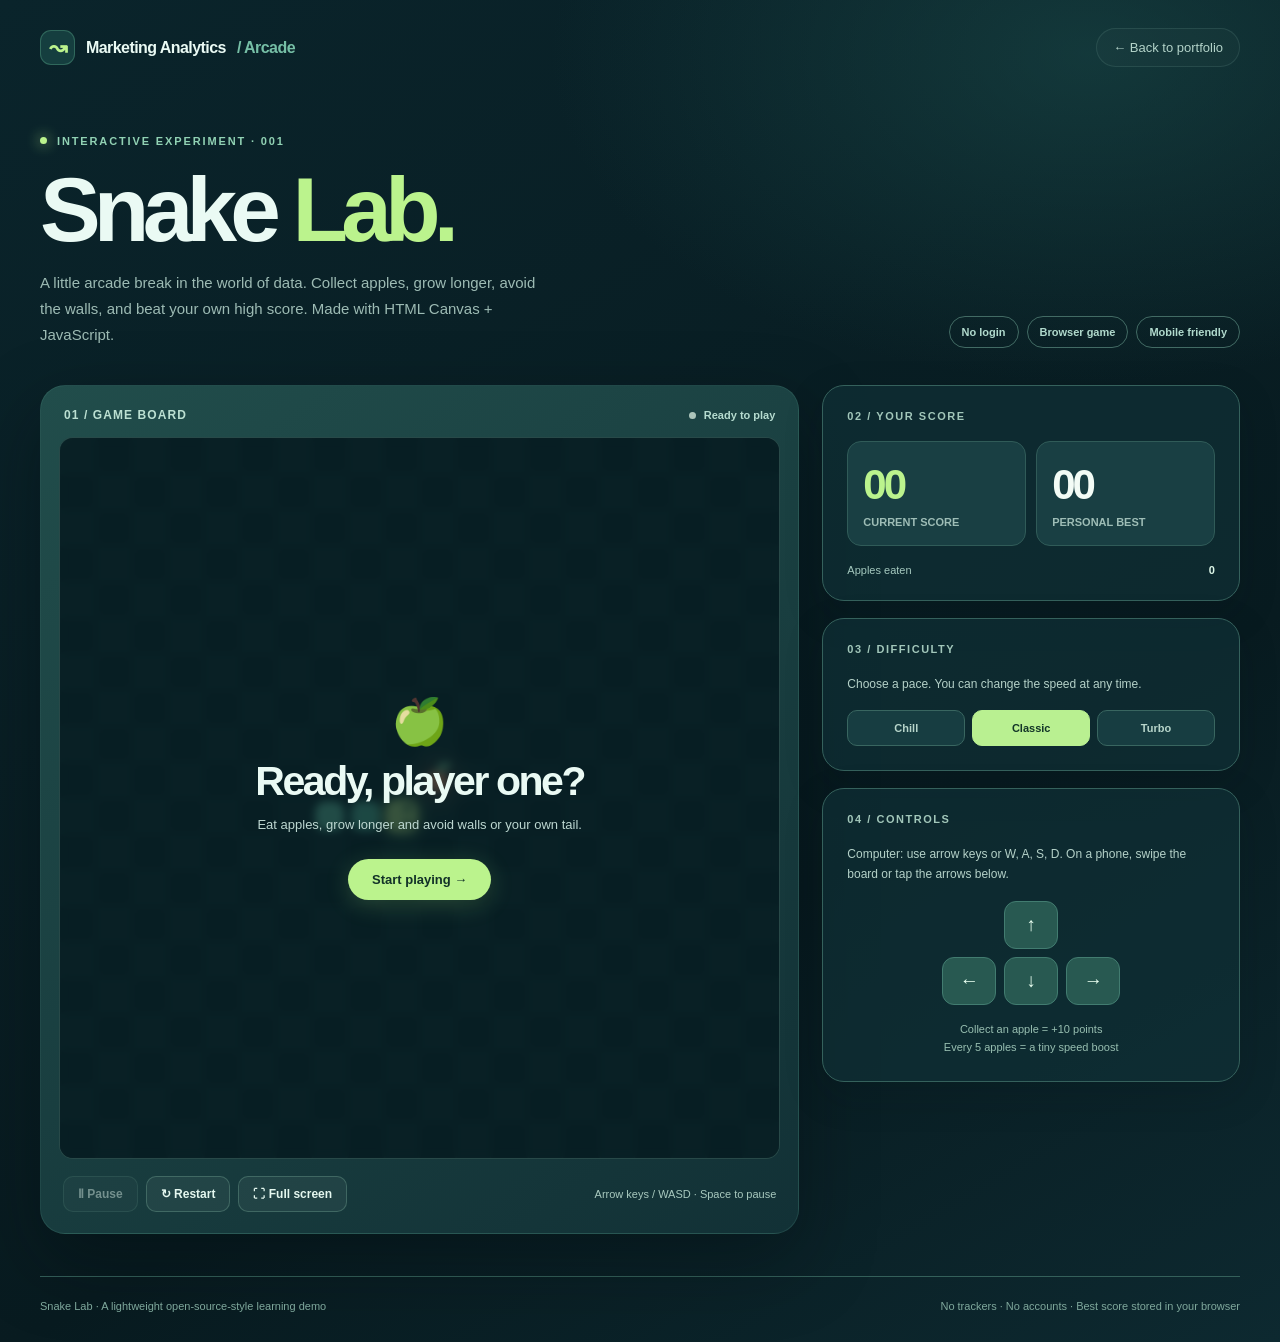
<file: snake_game.html>
<!doctype html>
<html lang="en">
<head>
<meta charset="utf-8">
<meta name="viewport" content="width=device-width, initial-scale=1">
<meta name="theme-color" content="#0d262b">
<meta name="description" content="Play Snake Lab, a free interactive browser game built with HTML Canvas and JavaScript.">
<title>Snake Lab · Marketing Analytics Arcade</title>
<style>
  :root{--ink:#eafaf4;--muted:#9dbbb4;--dark:#0b2227;--deep:#07191e;--panel:#13343a;--line:#285259;--lime:#bbf38d;--mint:#75d9b5;--orange:#ffb579;--shadow:0 28px 75px rgba(1,11,15,.36)}
  *{box-sizing:border-box}
  html{scroll-behavior:smooth}
  body{margin:0;font-family:Inter,-apple-system,BlinkMacSystemFont,"Segoe UI",Arial,sans-serif;color:var(--ink);background:radial-gradient(ellipse 60% 35% at 85% 4%,#1c4e4d88,transparent 70%),linear-gradient(150deg,#0a242b,#081b20 65%,#0d2930);min-height:100vh;-webkit-font-smoothing:antialiased}
  a{color:inherit;text-decoration:none} button{font:inherit;cursor:pointer}button:focus-visible,a:focus-visible{outline:3px solid var(--lime);outline-offset:3px}
  .container{width:min(1200px,calc(100% - 48px));margin:auto}
  header{padding:28px 0 16px;display:flex;justify-content:space-between;gap:18px;align-items:center}
  .brand{display:flex;align-items:center;gap:11px;font-weight:750;font-size:16px;letter-spacing:-.035em}
  .brand-icon{width:35px;height:35px;display:grid;place-items:center;border:1px solid #7bd8ad44;background:#153e3f;color:var(--lime);border-radius:11px;font-size:22px}
  .back{font-size:13px;color:#b3d3c9;border:1px solid #4d77734f;background:#ffffff05;border-radius:99px;padding:11px 16px;transition:background .18s}
  .back:hover{background:#ffffff15}
  .hero{padding:47px 0 37px;display:flex;justify-content:space-between;align-items:end;gap:22px}
  .kicker{display:inline-flex;align-items:center;gap:10px;letter-spacing:.17em;text-transform:uppercase;font-size:11px;font-weight:800;color:#91d2b4}
  .kicker:before{content:"";width:7px;height:7px;border-radius:50%;background:var(--lime);box-shadow:0 0 14px #bbf38d}
  h1{margin:15px 0 12px;font-size:clamp(52px,7.8vw,91px);font-weight:780;letter-spacing:-.075em;line-height:1.04}
  h1 em{font-style:normal;color:var(--lime)}
  .hero p{color:var(--muted);line-height:1.75;max-width:510px;margin:0;font-size:15px}
  .tag{flex-shrink:0;align-self:flex-end;display:flex;gap:8px;flex-wrap:wrap}
  .tag span{font-size:11px;font-weight:680;color:#b1dacd;border:1px solid #426b64;border-radius:99px;padding:9px 12px}
  .layout{display:grid;grid-template-columns:minmax(0,1.4fr) minmax(280px,.77fr);gap:23px;align-items:start;padding-bottom:42px}
  .game-card{padding:18px;border-radius:25px;background:linear-gradient(145deg,#214d4b,#123136);box-shadow:var(--shadow);border:1px solid #48857944}
  .game-top{padding:4px 5px 15px;display:flex;justify-content:space-between;gap:15px;align-items:center}
  .game-top .label{font-size:12px;font-weight:760;letter-spacing:.09em;color:#bce0d2;text-transform:uppercase}
  .live{display:inline-flex;align-items:center;gap:8px;color:#b6dcd0;font-size:11px;font-weight:730}
  .live .dot{width:7px;height:7px;border-radius:50%;background:#acc5bb}
  .live.is-playing .dot{background:var(--lime);box-shadow:0 0 13px #bbf38d}
  .board-wrap{position:relative;width:100%;aspect-ratio:1/1;background:#102b2f;border:1px solid #56817559;box-shadow:inset 0 0 32px #07181b77;overflow:hidden;border-radius:14px;touch-action:none}
  canvas{display:block;width:100%;height:100%;touch-action:none;image-rendering:auto}
  .overlay{position:absolute;inset:0;display:flex;align-items:center;justify-content:center;padding:24px;background:#071d22bf;backdrop-filter:blur(4px);transition:opacity .18s}
  .overlay.hidden{opacity:0;pointer-events:none}
  .overlay-inner{text-align:center;max-width:330px}
  .overlay-symbol{font-size:46px;line-height:1.1;margin-bottom:14px}
  .overlay h2{font-size:clamp(30px,5vw,41px);margin:0 0 10px;letter-spacing:-.06em;line-height:1.07}
  .overlay p{color:#bdd7d1;line-height:1.7;font-size:13px;margin:0 auto 23px}
  .primary{border:0;background:var(--lime);color:#123128;border-radius:99px;padding:13px 24px;font-size:13px;font-weight:820;box-shadow:0 5px 25px #a1e87733;transition:transform .16s,filter .16s}
  .primary:hover{transform:translateY(-2px);filter:brightness(1.07)}
  .board-wrap:fullscreen{display:grid;place-items:center;background:#07191e;padding:18px;border:0;border-radius:0;aspect-ratio:auto}
  .board-wrap:fullscreen canvas{height:min(90vh,92vw);width:min(90vh,92vw);object-fit:contain}
  .game-toolbar{display:flex;flex-wrap:wrap;gap:11px;align-items:center;justify-content:space-between;padding:17px 4px 3px}
  .game-toolbar .controls{display:flex;gap:8px;flex-wrap:wrap}
  .secondary{border:1px solid #6a99896e;background:#ffffff0d;color:#e4f7ef;padding:10px 14px;font-weight:740;font-size:12px;border-radius:10px;transition:background .16s}
  .secondary:hover{background:#ffffff20}
  .secondary:disabled{opacity:.45;cursor:not-allowed}
  .shortcut{color:#a8c9be;font-size:11px}
  .side{display:flex;flex-direction:column;gap:17px}
  .panel{border:1px solid #35615c;background:#103138a8;border-radius:22px;padding:24px;box-shadow:0 13px 38px #0213162b}
  .panel-header{font-size:11px;color:#a2c7ba;text-transform:uppercase;letter-spacing:.14em;font-weight:800;margin-bottom:19px}
  .stats{display:grid;grid-template-columns:1fr 1fr;gap:10px}
  .stat{background:#193f43;border:1px solid #305b58;border-radius:14px;padding:20px 15px 17px}
  .stat .value{font-size:clamp(28px,4vw,42px);line-height:1.1;letter-spacing:-.07em;font-weight:790;color:#f3fcf6;font-variant-numeric:tabular-nums}
  .stat .small{color:#9ebdb6;font-size:11px;margin-top:7px;font-weight:700}
  .stat.accent .value{color:var(--lime)}
  .panel-text{margin:0 0 16px;color:#b4d1c8;font-size:12px;line-height:1.7}
  .speed-switch{display:grid;grid-template-columns:repeat(3,1fr);gap:7px}
  .speed-switch button{border:1px solid #396660;background:#173d41;color:#b7d5ca;border-radius:10px;padding:11px 5px;font-size:11px;font-weight:760}
  .speed-switch button.active{background:#b9f091;color:#133528;border-color:#b9f091}
  .dpad{display:grid;grid-template-columns:repeat(3,54px);grid-template-rows:repeat(2,48px);gap:8px;justify-content:center;margin:14px auto 15px}
  .dpad button{border:1px solid #427c70;background:#285951;color:#e9fff1;border-radius:12px;font-size:19px;font-weight:800;touch-action:manipulation;user-select:none;-webkit-user-select:none}
  .dpad button:active{background:#9edca8;color:#103028}
  .dpad .up{grid-column:2;grid-row:1}.dpad .left{grid-column:1;grid-row:2}.dpad .down{grid-column:2;grid-row:2}.dpad .right{grid-column:3;grid-row:2}
  .micro{font-size:11px;color:#98bfb1;text-align:center;margin:0;line-height:1.7}
  .howto{margin:0;padding:0 0 0 18px;color:#bdd9cb;font-size:12px;line-height:2.05}
  .foot{border-top:1px solid #34605a;padding:23px 0 30px;display:flex;justify-content:space-between;gap:15px;color:#7fa89c;font-size:11px}
  @media(max-width:900px){.layout{grid-template-columns:1fr}.side{display:grid;grid-template-columns:1fr 1fr}.panel:last-child{grid-column:1/-1}.hero{padding-top:30px}}
  @media(max-width:570px){.container{width:calc(100% - 30px)}header{padding-top:17px}.hero{display:block;padding:29px 0}.hero .tag{margin-top:22px}.layout{gap:14px}.game-card{padding:10px;border-radius:16px}.board-wrap{border-radius:9px}.side{display:flex}.panel{padding:20px;border-radius:16px}.game-toolbar{padding:14px 4px 5px}.shortcut{display:none}.foot{display:block;line-height:2}.foot span{display:block}.hero p{font-size:13px}.back{padding:9px 11px;font-size:11px}.brand{font-size:13px}.brand-icon{width:30px;height:30px}}
  @media(prefers-reduced-motion:reduce){*{scroll-behavior:auto!important;transition:none!important;animation:none!important}}
</style>
</head>
<body>
<div class="container">
<header>
  <a class="brand" href="./index.html" aria-label="Back to Marketing Analytics Portfolio"><span class="brand-icon">↝</span> Marketing Analytics <span style="color:#76bfa6">/ Arcade</span></a>
  <a class="back" href="./index.html">← Back to portfolio</a>
</header>
<section class="hero">
  <div><div class="kicker">Interactive experiment · 001</div><h1>Snake <em>Lab.</em></h1><p>A little arcade break in the world of data. Collect apples, grow longer, avoid the walls, and beat your own high score. Made with HTML Canvas + JavaScript.</p></div>
  <div class="tag"><span>No login</span><span>Browser game</span><span>Mobile friendly</span></div>
</section>
<main class="layout">
  <section class="game-card" aria-label="Playable snake game">
    <div class="game-top"><span class="label">01 / Game board</span><span class="live" id="status"><span class="dot"></span><span id="statusText">Ready to play</span></span></div>
    <div class="board-wrap" id="boardWrap">
      <canvas id="game" width="480" height="480" aria-label="Snake game board, use arrow keys or on-screen controls">Your browser does not support canvas.</canvas>
      <div class="overlay" id="overlay">
        <div class="overlay-inner"><div class="overlay-symbol" id="overlaySymbol">🍏</div><h2 id="overlayTitle">Ready, player one?</h2><p id="overlayText">Eat apples, grow your snake and keep moving. One wrong turn, game over!</p><button class="primary" id="overlayButton" type="button">Start playing →</button></div>
      </div>
    </div>
    <div class="game-toolbar">
      <div class="controls"><button class="secondary" id="pauseButton" type="button" disabled>Ⅱ Pause</button><button class="secondary" id="restartButton" type="button">↻ Restart</button><button class="secondary" id="fullButton" type="button">⛶ Full screen</button></div>
      <span class="shortcut">Arrow keys / WASD · Space to pause</span>
    </div>
  </section>
  <aside class="side">
    <section class="panel"><div class="panel-header">02 / Your score</div><div class="stats"><div class="stat accent"><div class="value" id="score" aria-live="polite">00</div><div class="small">CURRENT SCORE</div></div><div class="stat"><div class="value" id="best">00</div><div class="small">PERSONAL BEST</div></div></div><div style="display:flex;justify-content:space-between;gap:10px;margin-top:18px;color:#a5c9bf;font-size:11px"><span>Apples eaten</span><strong id="apples" style="color:#ddf7e8">0</strong></div></section>
    <section class="panel"><div class="panel-header">03 / Difficulty</div><p class="panel-text">Choose a pace. You can change the speed at any time.</p><div class="speed-switch" role="group" aria-label="Game speed"><button type="button" data-speed="chill">Chill</button><button type="button" data-speed="classic" class="active" aria-pressed="true">Classic</button><button type="button" data-speed="turbo">Turbo</button></div></section>
    <section class="panel"><div class="panel-header">04 / Controls</div><p class="panel-text">Computer: use arrow keys or W, A, S, D. On a phone, swipe the board or tap the arrows below.</p><div class="dpad" aria-label="Mobile direction controls"><button class="up" data-dir="up" type="button" aria-label="Move up">↑</button><button class="left" data-dir="left" type="button" aria-label="Move left">←</button><button class="down" data-dir="down" type="button" aria-label="Move down">↓</button><button class="right" data-dir="right" type="button" aria-label="Move right">→</button></div><p class="micro">Collect an apple = +10 points<br>Every 5 apples = a tiny speed boost</p></section>
  </aside>
</main>
<footer class="foot"><span>Snake Lab · A lightweight open-source-style learning demo</span><span>No trackers · No accounts · Best score stored in your browser</span></footer>
</div>
<script>
(() => {
  'use strict';
  const canvas = document.getElementById('game');
  const ctx = canvas.getContext('2d');
  if (!ctx) return;
  const grid = 20, cell = canvas.width / grid;
  const els = {
    overlay: document.getElementById('overlay'), overlaySymbol: document.getElementById('overlaySymbol'),
    overlayTitle: document.getElementById('overlayTitle'), overlayText: document.getElementById('overlayText'),
    overlayButton: document.getElementById('overlayButton'), status: document.getElementById('status'),
    statusText: document.getElementById('statusText'), score: document.getElementById('score'),
    best: document.getElementById('best'), apples: document.getElementById('apples'),
    pauseButton: document.getElementById('pauseButton'), restartButton: document.getElementById('restartButton'),
    fullButton: document.getElementById('fullButton'), boardWrap: document.getElementById('boardWrap')
  };
  const speeds = {chill:165, classic:125, turbo:85};
  const vectors = {up:{x:0,y:-1},down:{x:0,y:1},left:{x:-1,y:0},right:{x:1,y:0}};
  let snake, food, direction, nextDirection, turnUsed, score, apples, best, state, lastFrame, speed = 'classic';
  const bestKey='marketing-analytics-snake-best-v1';
  try { best = Math.max(0, Number(localStorage.getItem(bestKey)) || 0); } catch (_) { best = 0; }

  function randomFood() {
    const empty = [];
    for (let y=0; y<grid; y++) for (let x=0; x<grid; x++) {
      if (!snake.some(s=>s.x===x && s.y===y)) empty.push({x,y});
    }
    return empty.length ? empty[Math.floor(Math.random()*empty.length)] : null;
  }
  function reset() {
    snake = [{x:9,y:10},{x:8,y:10},{x:7,y:10}];
    direction = {x:1,y:0}; nextDirection = direction; turnUsed=false;
    score=0; apples=0; food=randomFood(); state='ready'; lastFrame=0;
    updateUI(); draw(); showOverlay('🍏','Ready, player one?','Eat apples, grow longer and avoid walls or your own tail.','Start playing →');
  }
  function showOverlay(symbol, title, text, buttonLabel) {
    els.overlaySymbol.textContent=symbol; els.overlayTitle.textContent=title;
    els.overlayText.textContent=text; els.overlayButton.textContent=buttonLabel;
    els.overlay.classList.remove('hidden');
  }
  function hideOverlay() { els.overlay.classList.add('hidden'); }
  function updateUI() {
    els.score.textContent=String(score).padStart(2,'0');
    els.best.textContent=String(best).padStart(2,'0'); els.apples.textContent=String(apples);
    els.status.classList.toggle('is-playing',state==='playing');
    els.statusText.textContent=({ready:'Ready to play',playing:'Game in progress',paused:'Paused',over:'Game over',won:'You win!'})[state];
    els.pauseButton.disabled=!(state==='playing'||state==='paused');
    els.pauseButton.textContent=state==='paused'?'▶ Resume':'Ⅱ Pause';
  }
  function start() {
    if(state==='over'||state==='won'||state==='ready') {
      if(state!=='ready') reset();
      state='playing'; lastFrame=0; hideOverlay(); updateUI(); return;
    }
    if(state==='paused') {state='playing';lastFrame=0;hideOverlay();updateUI();}
  }
  function pause() {
    if(state==='playing'){state='paused';showOverlay('⏸','Taking a break?','Your score is safe. Pick up where you left off.','Resume game →');}
    else if(state==='paused'){state='playing';lastFrame=0;hideOverlay();}
    updateUI();
  }
  function steer(dir) {
    const v = vectors[dir];
    if(!v || turnUsed) return;
    // Never allow immediate reversal into the snake's neck.
    if(v.x===-direction.x && v.y===-direction.y) return;
    nextDirection=v; turnUsed=true;
    if(state==='ready') start();
  }
  function end(won=false) {
    state=won?'won':'over'; updateUI();
    if(won) showOverlay('🏆','You filled the board!','Legendary run. The entire board is yours.','Play again →');
    else showOverlay('💫','Game over!','You scored '+score+' points. Another run?','Try again →');
  }
  function tick() {
    direction=nextDirection;
    const head={x:snake[0].x+direction.x,y:snake[0].y+direction.y};
    const eating=food && head.x===food.x && head.y===food.y;
    const bodyToCheck=eating?snake:snake.slice(0,-1);
    if(head.x<0||head.y<0||head.x>=grid||head.y>=grid||bodyToCheck.some(s=>s.x===head.x&&s.y===head.y)) {end();return;}
    snake.unshift(head);
    if(eating){score+=10;apples++;if(score>best){best=score;try{localStorage.setItem(bestKey,String(best));}catch(_){}}
      food=randomFood();if(!food){end(true);return;}
    }else{snake.pop();}
    turnUsed=false;
    updateUI();
  }
  function roundRect(x,y,w,h,r,fill) {
    ctx.beginPath(); ctx.roundRect(x,y,w,h,r); ctx.fillStyle=fill; ctx.fill();
  }
  function draw(time=0) {
    ctx.clearRect(0,0,canvas.width,canvas.height);
    ctx.fillStyle='#0a2429';ctx.fillRect(0,0,480,480);
    // Alternating subtle squares create a visible playfield, but keep the focus on the snake.
    for(let y=0;y<grid;y++)for(let x=0;x<grid;x++){
      if((x+y)%2===0){ctx.fillStyle='#102e31';ctx.fillRect(x*cell,y*cell,cell,cell);}
    }
    ctx.strokeStyle='rgba(129,194,174,.055)';ctx.lineWidth=1;
    for(let i=0;i<=grid;i++){ctx.beginPath();ctx.moveTo(i*cell,0);ctx.lineTo(i*cell,480);ctx.stroke();ctx.beginPath();ctx.moveTo(0,i*cell);ctx.lineTo(480,i*cell);ctx.stroke();}
    if(food){const cx=food.x*cell+cell/2,cy=food.y*cell+cell/2;
      ctx.save();ctx.shadowColor='#ff9c75';ctx.shadowBlur=19;
      ctx.fillStyle='#ff9f70';ctx.beginPath();ctx.arc(cx,cy+1,cell*.30,0,Math.PI*2);ctx.fill();ctx.restore();
      ctx.strokeStyle='#78d39b';ctx.lineWidth=2.3;ctx.lineCap='round';ctx.beginPath();ctx.moveTo(cx,cy-5);ctx.lineTo(cx+2,cy-10);ctx.stroke();
      ctx.fillStyle='#8be1a7';ctx.beginPath();ctx.ellipse(cx+5,cy-9,4,2.2,-.4,0,Math.PI*2);ctx.fill();
    }
    snake.slice().reverse().forEach((seg,revIndex)=>{
      const i=snake.length-1-revIndex, isHead=i===0;
      const margin=isHead?1.6:2.3;
      const fill=isHead?'#c6f58d':(i%2===0?'#71d8b5':'#5dc9a9');
      if(isHead){ctx.shadowColor='#a9e87e';ctx.shadowBlur=10;}
      roundRect(seg.x*cell+margin,seg.y*cell+margin,cell-2*margin,cell-2*margin,6.3,fill);
      ctx.shadowBlur=0;
      if(isHead){
        let e1,e2;
        if(direction.x!==0){const ex=seg.x*cell+(direction.x>0?16:8);e1=[ex,seg.y*cell+7];e2=[ex,seg.y*cell+17];}
        else{const ey=seg.y*cell+(direction.y>0?16:8);e1=[seg.x*cell+7,ey];e2=[seg.x*cell+17,ey];}
        ctx.fillStyle='#17473b';for(const [x,y] of [e1,e2]){ctx.beginPath();ctx.arc(x,y,2.2,0,Math.PI*2);ctx.fill();}
      }
    });
  }
  function frame(t){
    if(state==='playing'){
      if(!lastFrame) lastFrame=t;
      const delay=Math.max(59,speeds[speed]-Math.floor(apples/5)*6);
      if(t-lastFrame>=delay){tick();lastFrame=t;}
    }
    draw(t);requestAnimationFrame(frame);
  }
  els.overlayButton.addEventListener('click',start);
  els.restartButton.addEventListener('click',()=>{reset();start();});
  els.pauseButton.addEventListener('click',pause);
  els.fullButton.addEventListener('click',()=>{
    if(document.fullscreenElement){document.exitFullscreen?.();return;}
    if(els.boardWrap.requestFullscreen) els.boardWrap.requestFullscreen().catch(()=>{});
  });
  document.querySelectorAll('[data-speed]').forEach(btn=>btn.addEventListener('click',()=>{
    speed=btn.dataset.speed;
    document.querySelectorAll('[data-speed]').forEach(b=>{b.classList.toggle('active',b===btn);b.setAttribute('aria-pressed',b===btn?'true':'false');});
    lastFrame=0;
  }));
  document.querySelectorAll('[data-dir]').forEach(btn=>btn.addEventListener('click',()=>steer(btn.dataset.dir)));
  const keyMap={ArrowUp:'up',ArrowDown:'down',ArrowLeft:'left',ArrowRight:'right',w:'up',s:'down',a:'left',d:'right'};
  window.addEventListener('keydown',e=>{
    if(e.altKey||e.ctrlKey||e.metaKey)return;
    const key=keyMap[e.key]||keyMap[e.key.toLowerCase?.()];
    if(key){e.preventDefault();steer(key);return;}
    if(e.key===' '){e.preventDefault();if(state==='ready'||state==='over'||state==='won')start();else pause();}
    if(e.key==='Enter' && (state==='ready'||state==='over'||state==='won'))start();
    if(e.key.toLowerCase()==='r' && !e.repeat){reset();start();}
  });
  let swipe=null;
  canvas.addEventListener('pointerdown',e=>{swipe={x:e.clientX,y:e.clientY};});
  canvas.addEventListener('pointerup',e=>{
    if(!swipe)return;
    const dx=e.clientX-swipe.x,dy=e.clientY-swipe.y;swipe=null;
    if(Math.max(Math.abs(dx),Math.abs(dy))<20)return;
    steer(Math.abs(dx)>Math.abs(dy)?(dx>0?'right':'left'):(dy>0?'down':'up'));
  });
  document.addEventListener('visibilitychange',()=>{if(document.hidden && state==='playing')pause();});
  reset();requestAnimationFrame(frame);
})();
</script>
</body>
</html>
</file>
<file: arcade.css>
:root{--bg:#071b21;--surface:#102c33;--surface2:#143940;--line:#2c5557;--text:#f3fcf6;--muted:#aac7bf;--mint:#c4f68e;--teal:#6fceb4;--coral:#ffb58d;--violet:#ad9df5;--blue:#90bdff;--shadow:0 26px 65px #0010167a}
*{box-sizing:border-box}html{scroll-behavior:smooth}body{margin:0;min-height:100vh;background:radial-gradient(ellipse at 83% 4%,#25555265 0,transparent 32%),radial-gradient(ellipse at 2% 53%,#153d5c66,transparent 30%),var(--bg);font-family:Inter,-apple-system,BlinkMacSystemFont,'Segoe UI',Arial,sans-serif;color:var(--text);-webkit-font-smoothing:antialiased}a{color:inherit;text-decoration:none}button{font:inherit;cursor:pointer}a:focus-visible,button:focus-visible{outline:3px solid var(--mint);outline-offset:4px}button:disabled{opacity:.48;cursor:not-allowed}.shell{width:min(1160px,calc(100% - 44px));margin:auto}.navbar{display:flex;align-items:center;justify-content:space-between;gap:20px;padding:27px 0}.logo{display:flex;align-items:center;gap:11px;font-weight:780;font-size:15px;letter-spacing:-.025em}.logo-icon{height:37px;width:37px;background:#1f4849;border:1px solid #4b8074;border-radius:12px;display:grid;place-items:center;color:var(--mint);font-size:20px}.links{display:flex;align-items:center;gap:13px;flex-wrap:wrap}.nav-link{border:1px solid #42696470;border-radius:100px;padding:11px 17px;font-size:12px;font-weight:720;color:#d0e8df;background:#ffffff06}.nav-link:hover{background:#ffffff18}.kicker{display:inline-flex;align-items:center;gap:10px;font-size:11px;text-transform:uppercase;letter-spacing:.17em;color:#99d8bd;font-weight:850}.kicker::before{content:'';height:7px;width:7px;border-radius:100%;background:var(--mint);box-shadow:0 0 13px #baf08c}.hero{padding:54px 0 46px}.hero h1{font-size:clamp(55px,8vw,112px);letter-spacing:-.084em;line-height:.97;margin:19px 0 23px;font-weight:800}.hero h1 em{color:var(--mint);font-family:Georgia,serif;font-weight:400;font-style:italic}.intro{max-width:660px;font-size:16px;color:var(--muted);line-height:1.85;margin:0}.tagline{display:flex;gap:9px;flex-wrap:wrap;margin-top:25px}.tagline span{border:1px solid #41615e;border-radius:99px;padding:9px 12px;color:#c7e2d8;font-size:11px;font-weight:700}.section-head{border-top:1px solid #315251;padding:30px 0 22px;display:flex;align-items:baseline;justify-content:space-between;gap:20px}.section-head h2{font-size:25px;letter-spacing:-.055em;margin:0}.section-head p{margin:0;color:#90b2a9;font-size:12px}.grid{display:grid;grid-template-columns:repeat(2,minmax(0,1fr));gap:19px}.tile{display:flex;flex-direction:column;min-height:405px;background:linear-gradient(125deg,#15363a,#0e292f);border:1px solid #2d5450;border-radius:22px;overflow:hidden;box-shadow:0 16px 48px #00101633;transition:transform .18s,box-shadow .18s}.tile:hover{transform:translateY(-5px);box-shadow:var(--shadow)}.tile .preview{height:232px;overflow:hidden;position:relative;display:flex;justify-content:center;align-items:center}.tile .preview:before{content:'';inset:0;position:absolute;background:radial-gradient(circle at 65% 40%,#ffffff16,transparent 60%)}.tile .info{padding:23px 25px 28px;display:flex;flex-direction:column;flex:1}.tile .no{font-weight:850;letter-spacing:.12em;color:#98baae;text-transform:uppercase;font-size:10px}.tile h3{font-size:28px;letter-spacing:-.06em;margin:10px 0 7px}.tile p{font-size:13px;color:#aec8be;line-height:1.75;margin:0}.tile .action{color:var(--mint);font-weight:800;font-size:12px;margin-top:auto;padding-top:23px;display:flex;gap:10px;align-items:center}.tile .action span{font-size:20px}.tile.snake .preview{background:linear-gradient(120deg,#21483f,#102f36)}.tile.merge .preview{background:linear-gradient(120deg,#514334,#252b31)}.tile.tetris .preview{background:linear-gradient(120deg,#282848,#162e40)}.tile.racer .preview{background:linear-gradient(120deg,#38354f,#1b2e39)}.footer{margin:62px 0 20px;border-top:1px solid #315251;padding-top:25px;color:#88b2a8;font-size:12px;display:flex;justify-content:space-between;gap:20px;line-height:1.7}.statstrip{display:flex;gap:10px;flex-wrap:wrap;margin-bottom:20px}.stat-pill{border:1px solid #335e5b;padding:12px 15px;border-radius:12px;background:#103239;color:#a9d0c2;font-size:12px}.stat-pill b{font-size:20px;color:#fff;display:block;margin-top:5px;font-variant-numeric:tabular-nums}.gamepage{padding-top:34px}.gamepage h1{font-size:clamp(48px,6.5vw,74px);line-height:1.04;letter-spacing:-.077em;margin:12px 0 14px}.gamepage p{font-size:14px;color:var(--muted);line-height:1.7}.game-layout{display:grid;grid-template-columns:minmax(0,1.3fr) minmax(260px,.7fr);gap:20px;padding:26px 0 30px}.board-box{border:1px solid #3a6461;background:linear-gradient(145deg,#214946,#103038);padding:17px;border-radius:23px;box-shadow:var(--shadow)}.board{position:relative;width:100%;background:#102a30;border-radius:13px;overflow:hidden}.board canvas{display:block;width:100%;height:auto;touch-action:none}.panel{background:#103038;border:1px solid #365d58;border-radius:20px;padding:23px}.panels{display:flex;flex-direction:column;gap:15px}.panel h2{font-size:13px;text-transform:uppercase;letter-spacing:.11em;margin:0 0 18px;color:#acd5c4}.metrics{display:grid;grid-template-columns:1fr 1fr;gap:11px}.metric{border:1px solid #365f5a;background:#1a4244;padding:16px;border-radius:13px}.metric b{display:block;font-size:30px;line-height:1.2;letter-spacing:-.06em;font-variant-numeric:tabular-nums}.metric small{font-size:11px;color:#a4c6ba}.buttons{display:flex;gap:9px;flex-wrap:wrap;margin-top:16px}.btn{background:var(--mint);border:0;color:#123529;font-size:12px;font-weight:850;border-radius:10px;padding:12px 17px}.btn:hover{filter:brightness(1.07)}.btn.secondary{background:#26524f;color:#f0fcf4;border:1px solid #528479}.instructions{font-size:13px;color:#b2d3c7;line-height:2;margin:0;padding-left:18px}.overlay{position:absolute;inset:0;z-index:4;display:flex;align-items:center;justify-content:center;background:#081b20d9;backdrop-filter:blur(3px);padding:24px;text-align:center}.overlay[hidden]{display:none}.overlay h2{font-size:clamp(30px,5vw,46px);letter-spacing:-.065em;line-height:1.08;margin:0 0 12px}.overlay p{max-width:320px;margin:0 auto 24px}.overlay .btn{padding:14px 25px}.touch-pad{display:flex;gap:10px;justify-content:center;margin-top:18px}.touch-pad button{min-width:70px;padding:14px;background:#24544e;border:1px solid #528d7e;color:#fff;border-radius:12px;font-size:19px;font-weight:850;touch-action:none;user-select:none}.touch-pad button:active{background:var(--mint);color:#123527}.togglebar{display:flex;gap:8px;flex-wrap:wrap}.togglebar button{padding:10px 12px;border-radius:8px;border:1px solid #4b726c;background:#1a4142;color:#ddf5e9;font-size:11px;font-weight:720}.togglebar button.active{background:var(--mint);color:#18352d}.note{font-size:11px!important;color:#91b8ab!important}.board.webgl{aspect-ratio:16/10}.board.webgl canvas{height:100%;width:100%;display:block}.racer-wrap{aspect-ratio:16/10;position:relative}@media(max-width:850px){.game-layout{grid-template-columns:1fr}.panels{display:grid;grid-template-columns:1fr 1fr}.panels .panel:last-child{grid-column:1/-1}}@media(max-width:640px){.shell{width:calc(100% - 28px)}.navbar{padding:18px 0}.logo{font-size:12px}.logo-icon{width:31px;height:31px}.links{gap:7px}.nav-link{padding:9px 10px;font-size:10px}.hero{padding:35px 0 26px}.hero h1{font-size:clamp(53px,13vw,84px)}.intro{font-size:13px}.section-head{display:block}.section-head p{margin-top:8px}.grid{grid-template-columns:1fr}.tile{min-height:390px}.tile .preview{height:216px}.game-layout{gap:13px}.panels{display:flex}.board-box{padding:10px;border-radius:16px}.panel{padding:18px;border-radius:16px}.gamepage h1{font-size:53px}.footer{display:block}.touch-pad button{min-width:63px}}@media(prefers-reduced-motion:reduce){*{scroll-behavior:auto!important;transition:none!important}}

@media(max-width:640px){.footer{display:flex;flex-direction:column;gap:3px}.logo{gap:8px;font-size:11px}.logo .logo-section{display:none}}
</file>
